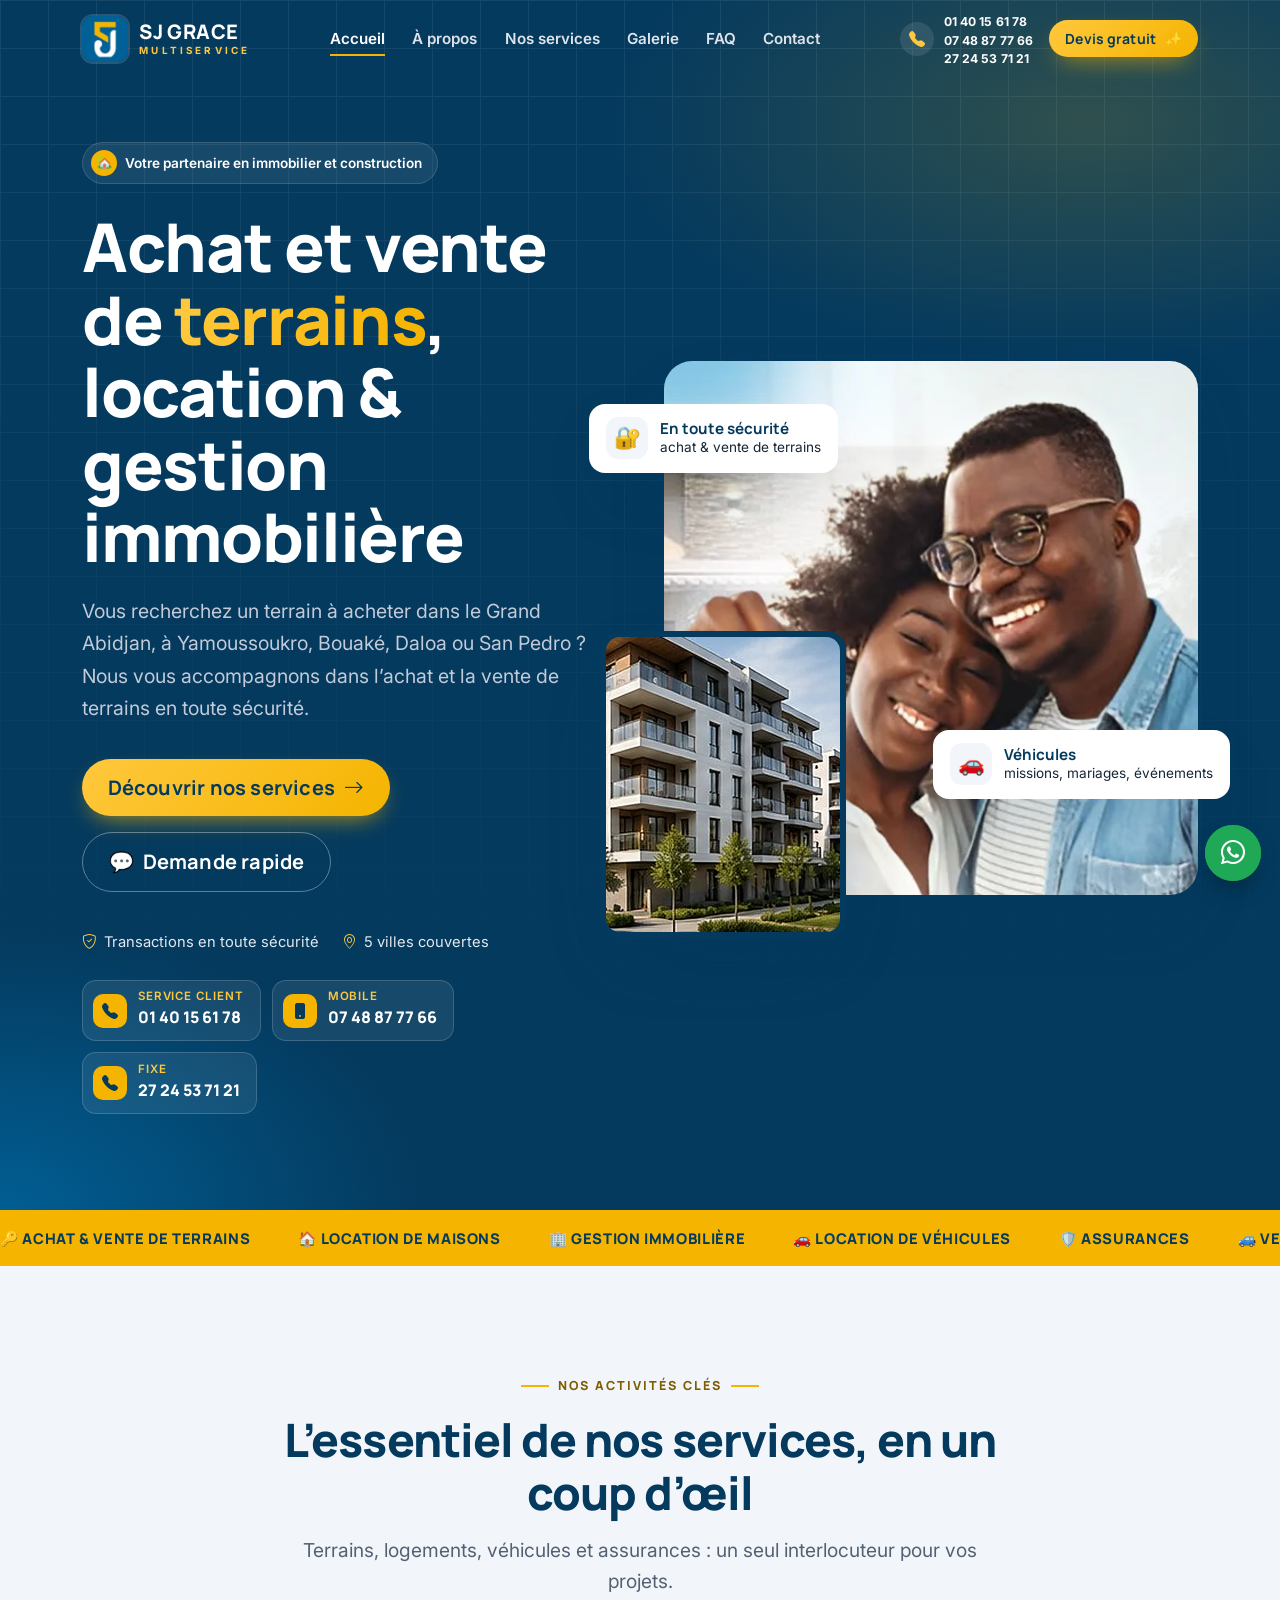
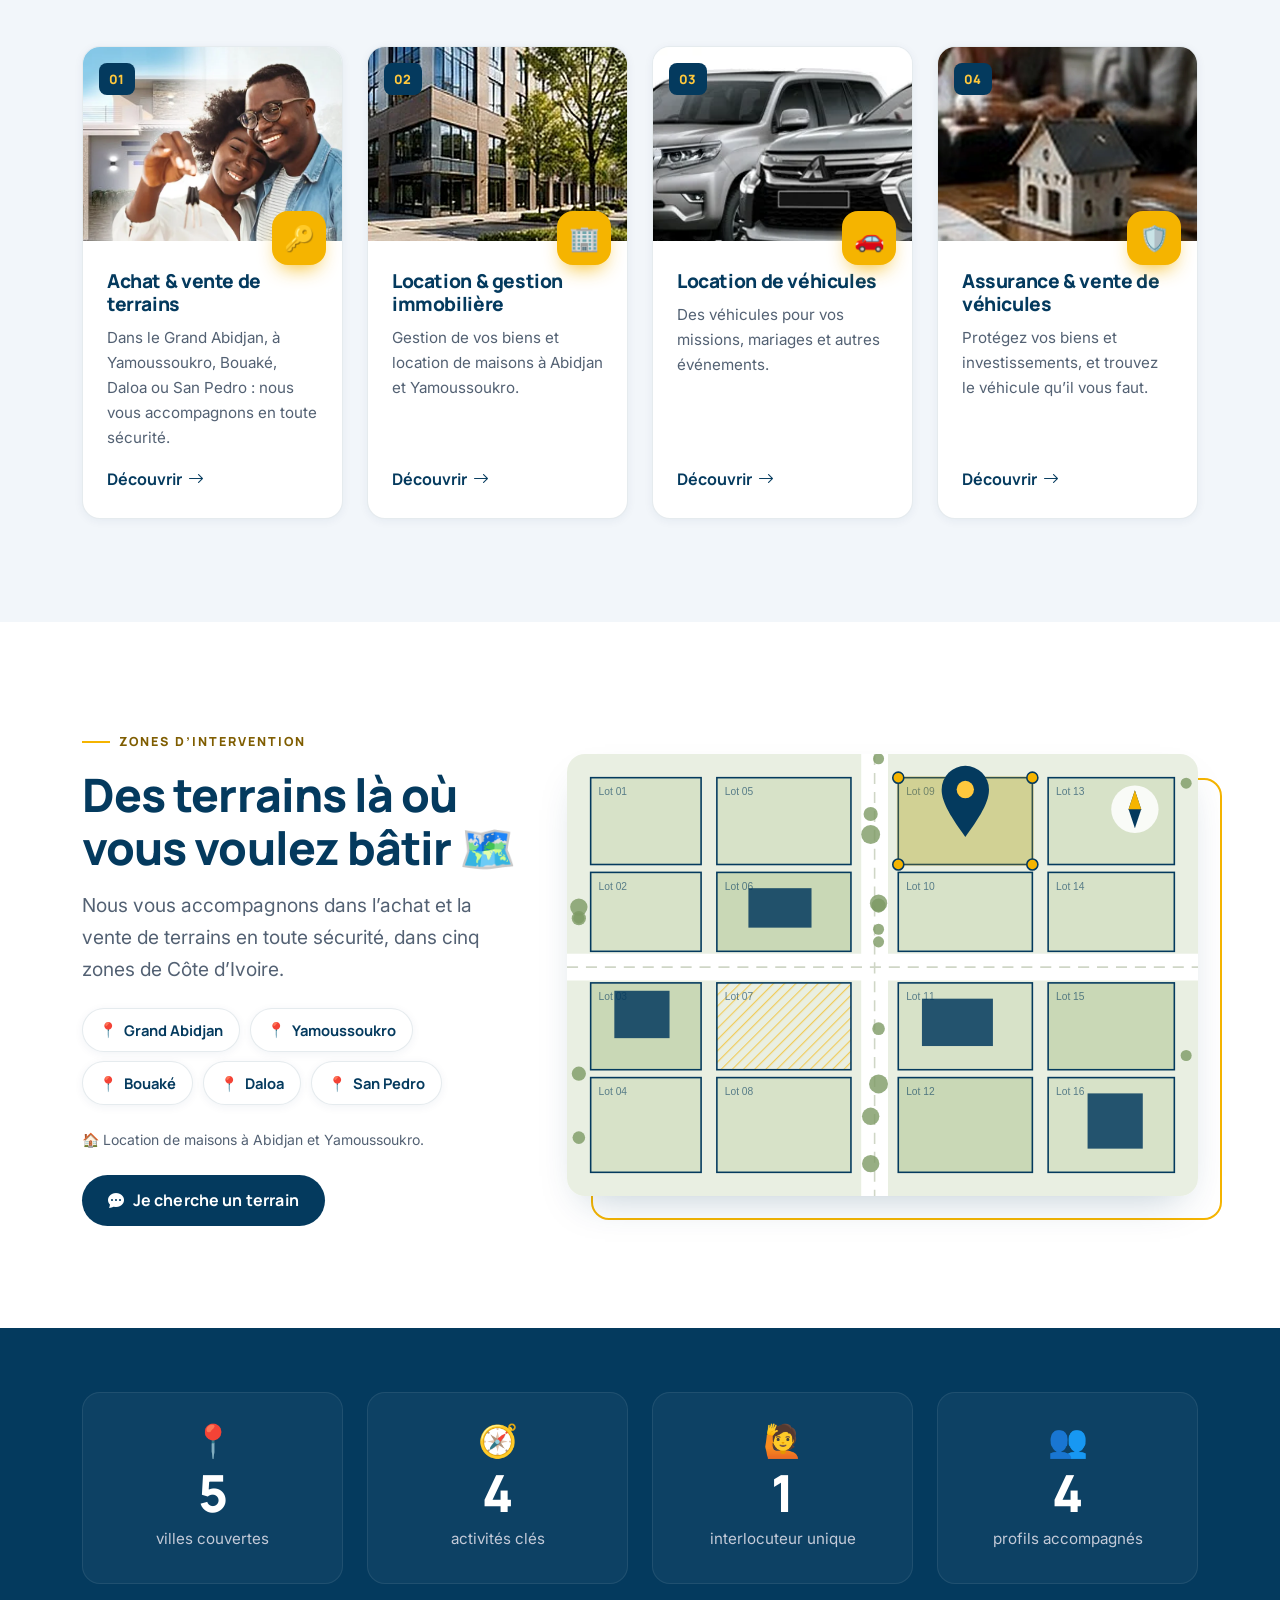
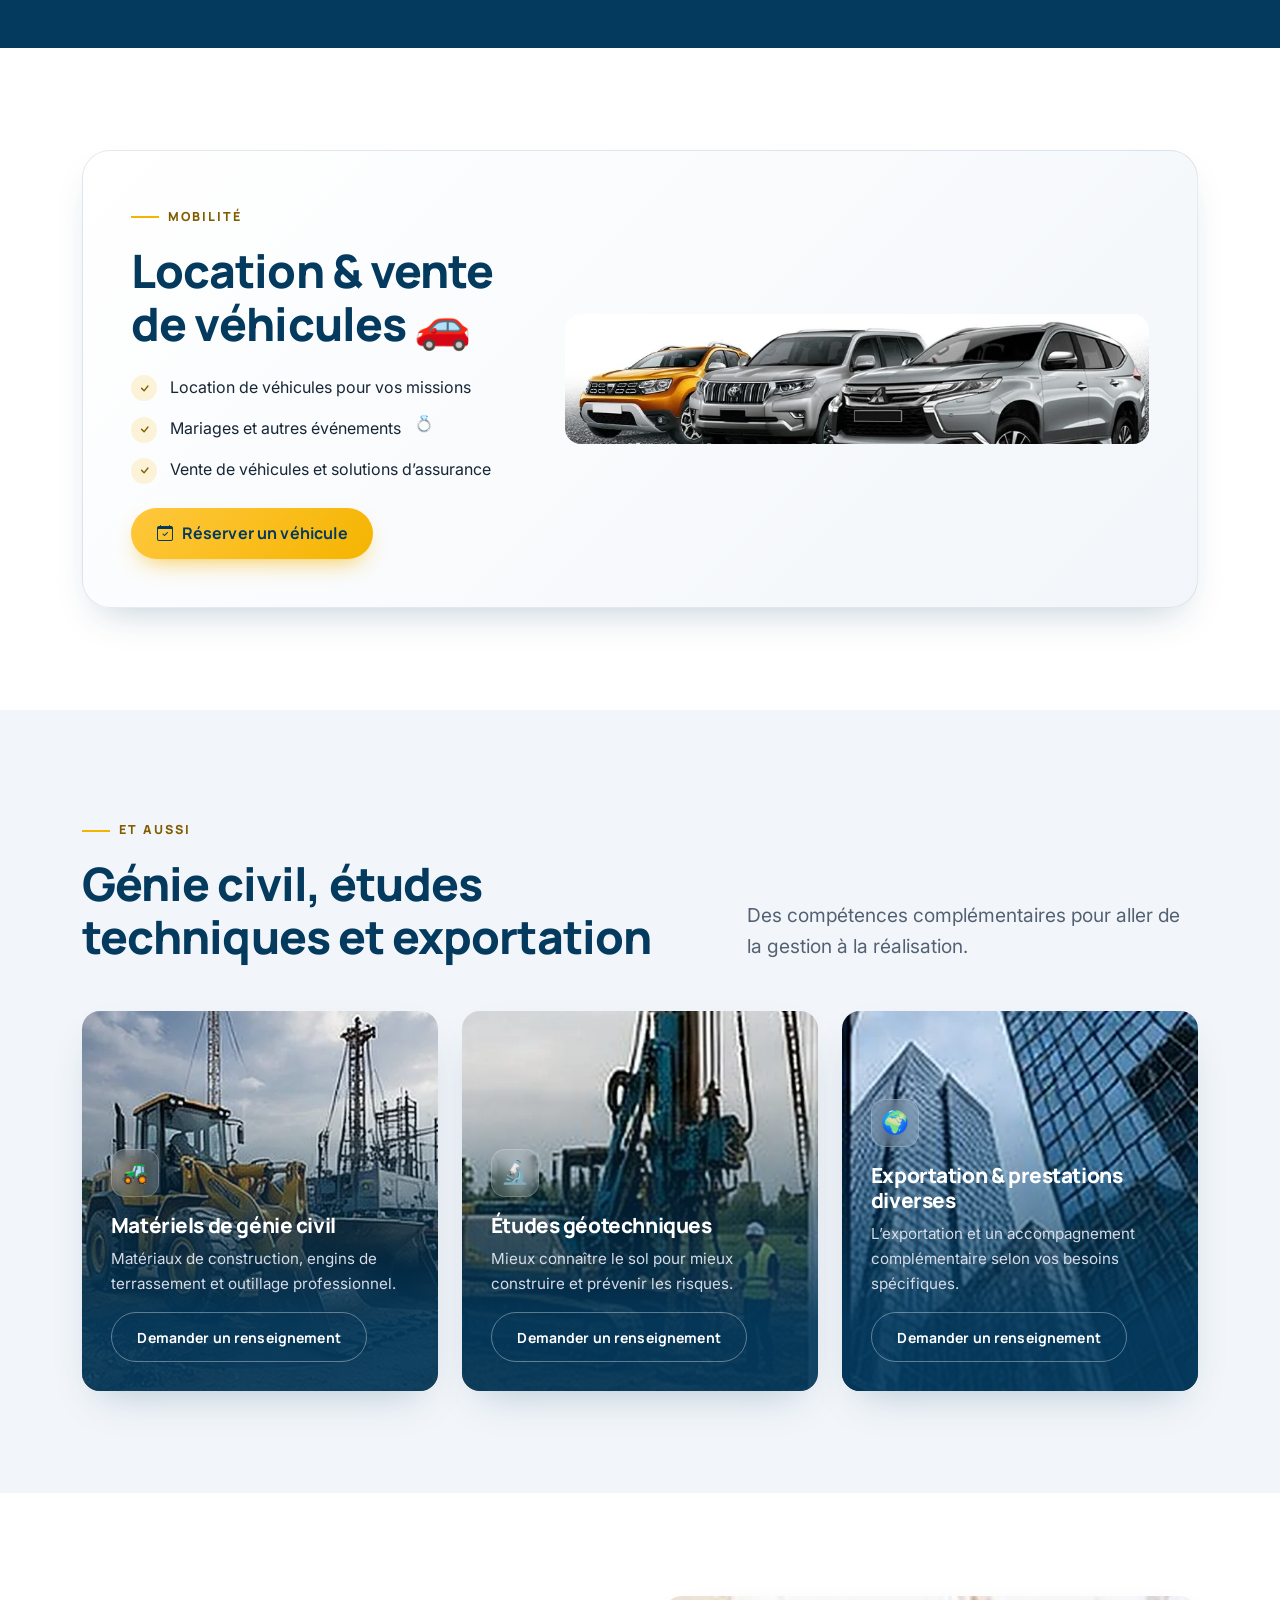
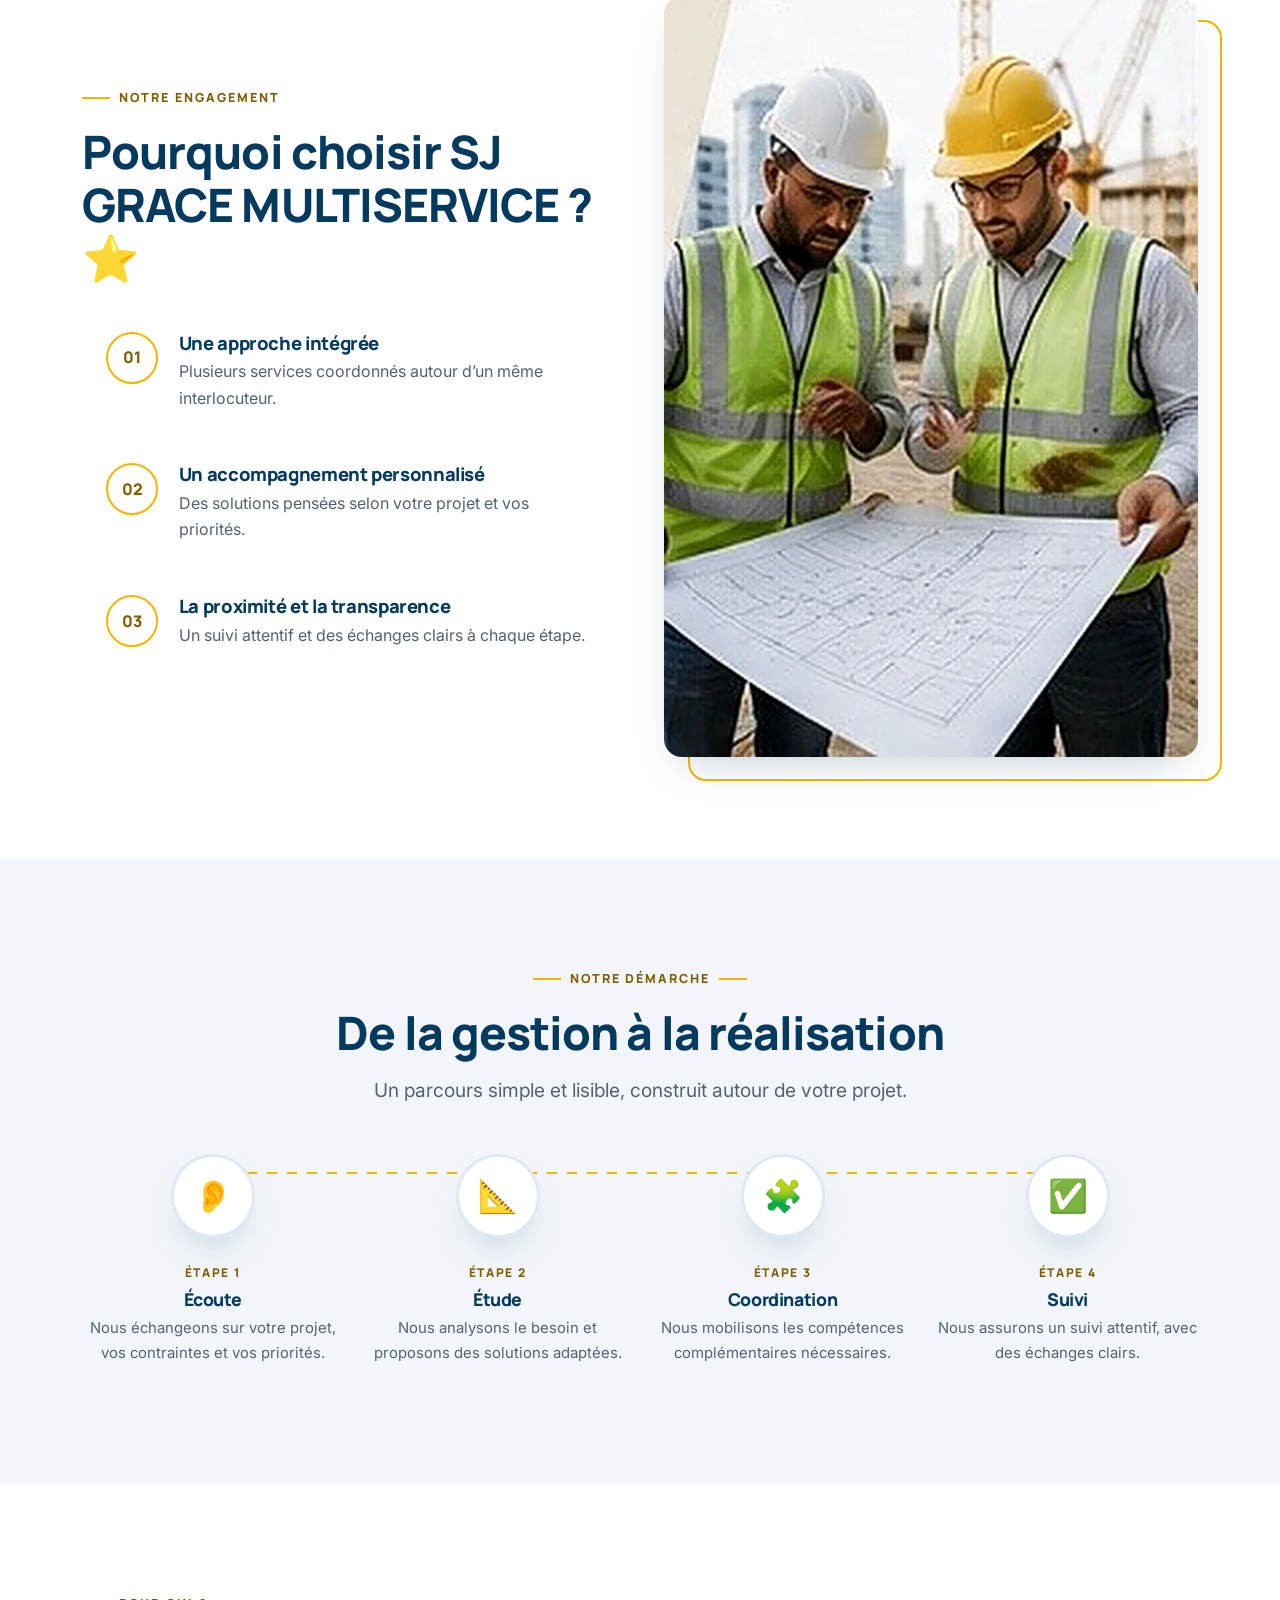
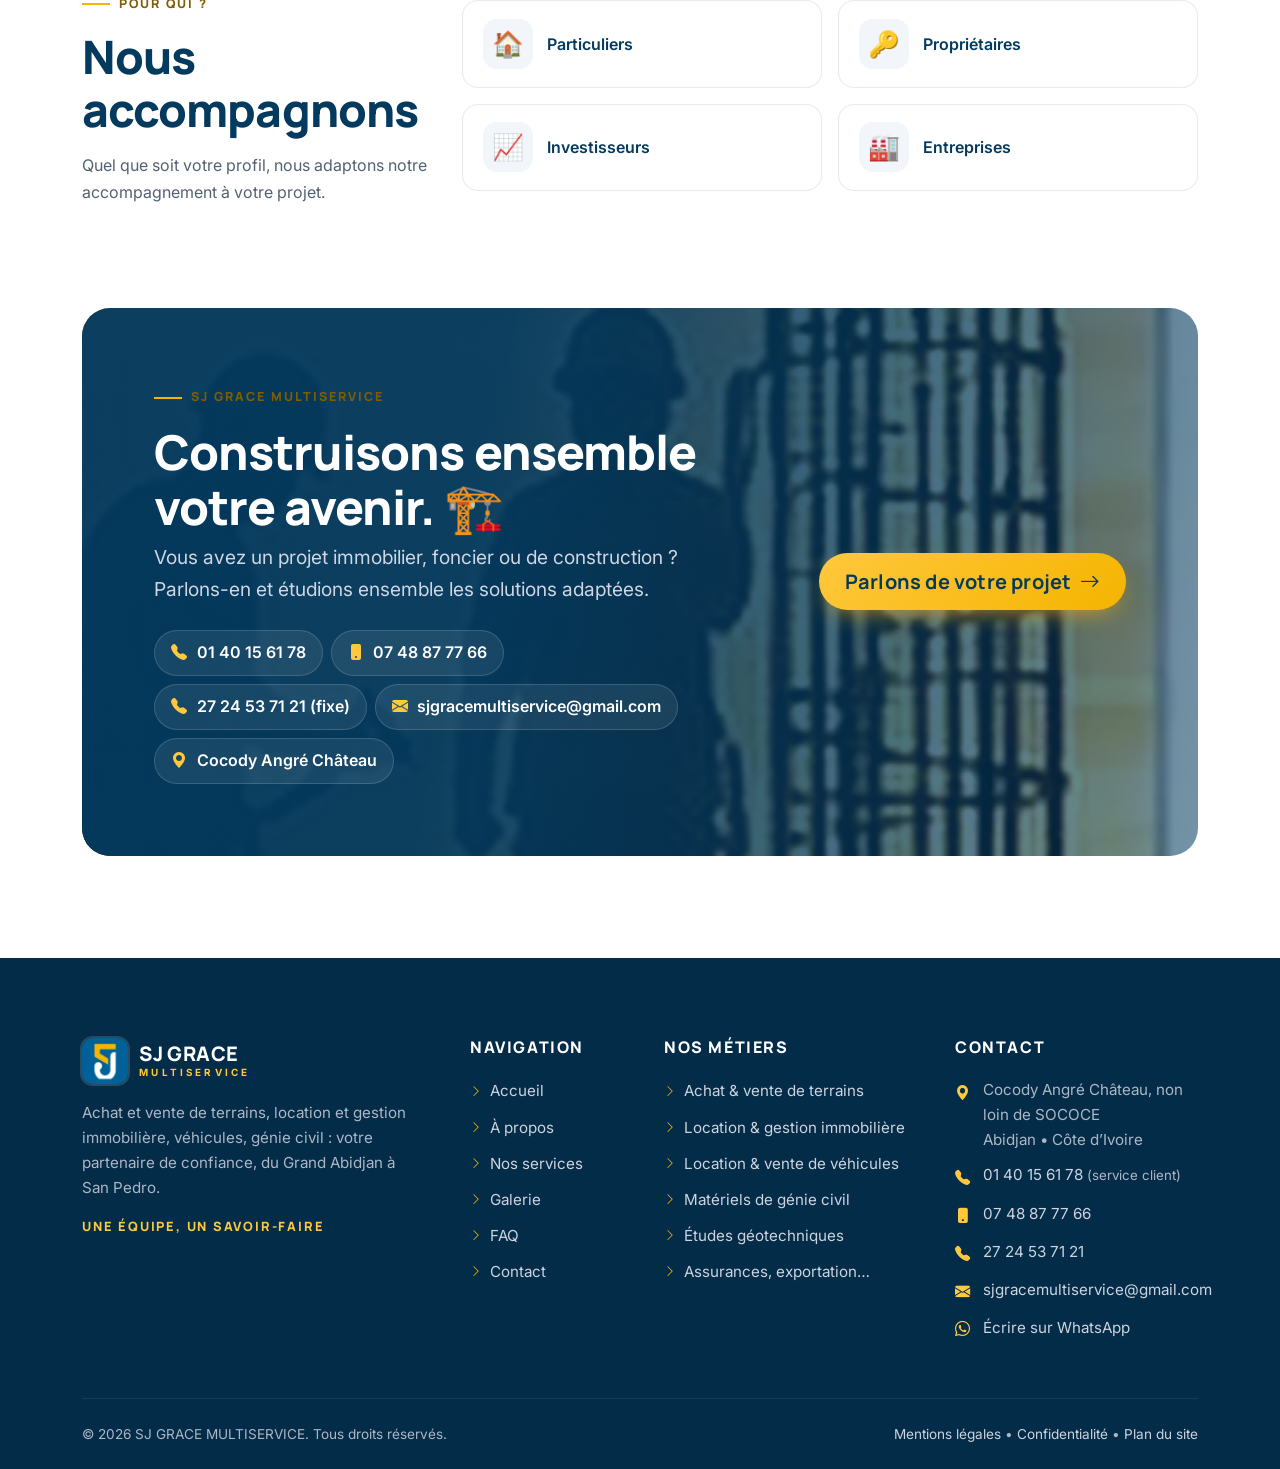
<file: SJGRACE/index.html>
<!DOCTYPE html>
<html lang="fr">
<head>
<meta charset="utf-8">
<meta name="viewport" content="width=device-width, initial-scale=1">
<title>SJ GRACE MULTISERVICE | Achat et vente de terrains, location et gestion immobilière</title>
<meta name="description" content="SJ GRACE MULTISERVICE : achat et vente de terrains en toute sécurité (Grand Abidjan, Yamoussoukro, Bouaké, Daloa, San Pedro), location et gestion immobilière, location et vente de véhicules, assurances.">
<meta name="robots" content="index, follow">
<meta name="theme-color" content="#0f1f3d">
<meta name="referrer" content="strict-origin-when-cross-origin">
<link rel="canonical" href="https://www.votre-domaine.ci/">
<meta property="og:type" content="website">
<meta property="og:locale" content="fr_FR">
<meta property="og:site_name" content="SJ GRACE MULTISERVICE">
<meta property="og:title" content="SJ GRACE MULTISERVICE | Achat et vente de terrains, location et gestion immobilière">
<meta property="og:description" content="SJ GRACE MULTISERVICE : achat et vente de terrains en toute sécurité (Grand Abidjan, Yamoussoukro, Bouaké, Daloa, San Pedro), location et gestion immobilière, location et vente de véhicules, assurances.">
<meta property="og:url" content="https://www.votre-domaine.ci/">
<meta property="og:image" content="https://www.votre-domaine.ci/assets/images/og-sjgrace.jpg">
<meta name="twitter:card" content="summary_large_image">
<link rel="icon" href="assets/icons/favicon-32.png" sizes="32x32" type="image/png">
<link rel="apple-touch-icon" href="assets/icons/apple-touch-icon.png">
<link rel="preconnect" href="https://fonts.googleapis.com">
<link rel="preconnect" href="https://fonts.gstatic.com" crossorigin>
<link href="https://fonts.googleapis.com/css2?family=Inter:wght@400;500;600;700&amp;family=Manrope:wght@600;700;800&amp;display=swap" rel="stylesheet">
<link rel="stylesheet" href="assets/vendor/bootstrap/bootstrap.min.css">
<link rel="stylesheet" href="assets/vendor/bootstrap-icons/bootstrap-icons.min.css">
<link rel="stylesheet" href="assets/css/style.css">
<link rel="stylesheet" href="assets/css/animations.css">
<link rel="stylesheet" href="assets/css/responsive.css">
<script type="application/ld+json">{"@context": "https://schema.org", "@type": "LocalBusiness", "name": "SJ GRACE MULTISERVICE", "description": "Achat et vente de terrains, location et gestion immobilière, location et vente de véhicules, assurances, matériels de génie civil, études géotechniques, exportation et prestations diverses.", "slogan": "Une équipe, un savoir-faire", "url": "https://www.votre-domaine.ci/", "image": "https://www.votre-domaine.ci/assets/images/og-sjgrace.jpg", "telephone": ["+2250140156178", "+2250748877766", "+2252724537121"], "email": "sjgracemultiservice@gmail.com", "logo": "https://www.votre-domaine.ci/assets/icons/icon-512.png", "employee": {"@type": "Person", "name": "Siméon N'GUESSAN", "jobTitle": "Directeur Général"}, "address": {"@type": "PostalAddress", "streetAddress": "Cocody Angré Château, non loin de SOCOCE", "addressLocality": "Abidjan", "addressCountry": "CI"}, "areaServed": [{"@type": "City", "name": "Abidjan"}, {"@type": "City", "name": "Yamoussoukro"}, {"@type": "City", "name": "Bouaké"}, {"@type": "City", "name": "Daloa"}, {"@type": "City", "name": "San Pedro"}]}</script>
<style>
/* Numéros de téléphone de l’accueil (fixe et mobiles) */
.hero-phones { list-style: none; padding: 0; margin: 1.6rem 0 0; display: flex; flex-wrap: wrap; gap: .7rem; }
.hero-phones a { display: flex; align-items: center; gap: .65rem; padding: .6rem 1rem .6rem .65rem; border-radius: 14px; background: rgba(255, 255, 255, .08); border: 1px solid rgba(255, 255, 255, .16); color: #fff; text-decoration: none; font-family: var(--font-title); font-weight: 800; transition: background .25s, transform .25s var(--ease); }
.hero-phones a:hover, .hero-phones a:focus-visible { background: rgba(255, 255, 255, .16); color: #fff; transform: translateY(-2px); }
.hero-phones i { width: 34px; height: 34px; border-radius: 10px; display: grid; place-items: center; background: var(--gold); color: var(--navy); }
.hero-phones small { display: block; font-family: var(--font-body); font-weight: 600; font-size: .72rem; letter-spacing: .08em; text-transform: uppercase; color: var(--gold-light); line-height: 1.2; }
/* En-tête : les 3 numéros avant « Devis gratuit » */
.header-phones { display: flex; align-items: center; gap: .6rem; }
.header-phones > i { width: 34px; height: 34px; border-radius: 50%; display: grid; place-items: center; background: rgba(255, 255, 255, .1); color: var(--gold-light); flex-shrink: 0; }
.header-phones ul { list-style: none; margin: 0; padding: 0; display: grid; gap: 0; line-height: 1.15; }
.header-phones a { color: #fff; text-decoration: none; font-weight: 700; font-size: .76rem; line-height: 1.15; white-space: nowrap; letter-spacing: .01em; }
.header-phones a:hover, .header-phones a:focus-visible { color: var(--gold-light); }
@media (min-width: 992px) and (max-width: 1199.98px) { .header-phones { display: none; } }
@media (max-width: 991.98px) {
  .header-phones { width: 100%; align-items: flex-start; }
  .header-phones ul { gap: .35rem; }
  .header-phones a { font-size: 1rem; }
}
</style>
</head><body>
<a class="skip-link" href="#contenu">Aller au contenu</a>
<header class="site-header is-transparent">
  <nav class="navbar navbar-expand-lg" aria-label="Navigation principale">
    <div class="container">
      <a class="brand" href="index.html" aria-label="SJ GRACE MULTISERVICE — accueil">
        <picture><source srcset="assets/icons/logo-sj.webp" type="image/webp"><img src="assets/icons/logo-sj.png" alt="" width="46" height="46"></picture>
        <span class="brand-text"><span class="brand-name">SJ GRACE</span><span class="brand-sub">MULTISERVICE</span></span>
      </a>
      <button class="navbar-toggler" type="button" data-bs-toggle="collapse" data-bs-target="#menuPrincipal" aria-controls="menuPrincipal" aria-expanded="false" aria-label="Ouvrir le menu"><i class="bi bi-list" aria-hidden="true"></i></button>
      <div class="collapse navbar-collapse" id="menuPrincipal">
        <ul class="navbar-nav mx-auto"><li class="nav-item"><a class="nav-link active" href="index.html" aria-current="page">Accueil</a></li><li class="nav-item"><a class="nav-link" href="pages/a-propos.html">À propos</a></li><li class="nav-item"><a class="nav-link" href="pages/services.html">Nos services</a></li><li class="nav-item"><a class="nav-link" href="pages/galerie.html">Galerie</a></li><li class="nav-item"><a class="nav-link" href="pages/faq.html">FAQ</a></li><li class="nav-item"><a class="nav-link" href="pages/contact.html">Contact</a></li></ul>
        <div class="d-flex flex-wrap align-items-center gap-3 mt-3 mt-lg-0">
          <div class="header-phones" role="group" aria-label="Nos numéros de téléphone">
            <i class="bi bi-telephone-fill" aria-hidden="true"></i>
            <ul>
              <li><a href="tel:+2250140156178" aria-label="Service client : 01 40 15 61 78">01&nbsp;40&nbsp;15&nbsp;61&nbsp;78</a></li>
              <li><a href="tel:+2250748877766" aria-label="Mobile : 07 48 87 77 66">07&nbsp;48&nbsp;87&nbsp;77&nbsp;66</a></li>
              <li><a href="tel:+2252724537121" aria-label="Fixe : 27 24 53 71 21">27&nbsp;24&nbsp;53&nbsp;71&nbsp;21</a></li>
            </ul>
          </div>
          <a class="btn btn-gold btn-sm px-3 py-2" href="pages/contact.html">Devis gratuit <span class="emoji" aria-hidden="true">✨</span></a>
        </div>
      </div>
    </div>
  </nav>
</header>
<main id="contenu">
<section class="hero" aria-labelledby="hero-titre">
  <div class="container">
    <div class="row align-items-center g-5">
      <div class="col-lg-6" data-reveal="left">
        <span class="hero-badge"><span class="dot emoji" aria-hidden="true">🏡</span>Votre partenaire en immobilier et construction</span>
        <h1 id="hero-titre">Achat et vente de <span class="accent">terrains</span>, location &amp; gestion immobilière</h1>
        <p class="hero-lead">Vous recherchez un terrain à acheter dans le Grand Abidjan, à Yamoussoukro, Bouaké, Daloa ou San Pedro&nbsp;? Nous vous accompagnons dans l’achat et la vente de terrains en toute sécurité.</p>
        <div class="d-flex flex-wrap gap-3">
          <a class="btn btn-gold btn-lg" href="pages/services.html">Découvrir nos services <i class="bi bi-arrow-right" aria-hidden="true"></i></a>
          <button class="btn btn-outline-light-2 btn-lg" type="button" data-bs-toggle="modal" data-bs-target="#modalDevis"><span class="emoji" aria-hidden="true">💬</span> Demande rapide</button>
        </div>
        <ul class="hero-points">
          <li><i class="bi bi-shield-check" aria-hidden="true"></i>Transactions en toute sécurité</li>
          <li><i class="bi bi-geo-alt" aria-hidden="true"></i>5 villes couvertes</li>
        </ul>
        <ul class="hero-phones">
          <li><a href="tel:+2250140156178"><i class="bi bi-telephone-fill" aria-hidden="true"></i><span><small>Service&nbsp;client</small>01&nbsp;40&nbsp;15&nbsp;61&nbsp;78</span></a></li>
          <li><a href="tel:+2250748877766"><i class="bi bi-phone-fill" aria-hidden="true"></i><span><small>Mobile</small>07&nbsp;48&nbsp;87&nbsp;77&nbsp;66</span></a></li>
          <li><a href="tel:+2252724537121"><i class="bi bi-telephone-fill" aria-hidden="true"></i><span><small>Fixe</small>27&nbsp;24&nbsp;53&nbsp;71&nbsp;21</span></a></li>
        </ul>
      </div>
      <div class="col-lg-6" data-reveal="right">
        <div class="hero-visual">
          <div class="main-img"><picture><source srcset="assets/images/photos/couple-cles.webp" type="image/webp"><img src="assets/images/photos/couple-cles.jpg" alt="Couple souriant tenant les clés de leur nouvelle maison" width="825" height="495" class="obj-right" fetchpriority="high"></picture></div>
          <div class="sub-img d-none d-sm-block"><picture><source srcset="assets/images/photos/hero-residence.webp" type="image/webp"><img src="assets/images/photos/hero-residence.jpg" alt="Résidence moderne avec balcons et espaces verts" width="410" height="650" class="" fetchpriority="high"></picture></div>
          <div class="float-card fc-1"><span class="ico emoji" aria-hidden="true">🔐</span><span><strong>En toute sécurité</strong>achat &amp; vente de terrains</span></div>
          <div class="float-card fc-2"><span class="ico emoji" aria-hidden="true">🚗</span><span><strong>Véhicules</strong>missions, mariages, événements</span></div>
        </div>
      </div>
    </div>
  </div>
</section>

<div class="marquee" aria-hidden="true"><div class="marquee-track">
  <span>🔑 Achat &amp; vente de terrains</span><span>🏠 Location de maisons</span><span>🏢 Gestion immobilière</span><span>🚗 Location de véhicules</span><span>🛡️ Assurances</span><span>🚙 Vente de véhicules</span><span>🚜 Génie civil</span><span>🔬 Géotechnique</span><span>🌍 Exportation</span><span>🔑 Achat &amp; vente de terrains</span><span>🏠 Location de maisons</span><span>🏢 Gestion immobilière</span><span>🚗 Location de véhicules</span><span>🛡️ Assurances</span><span>🚙 Vente de véhicules</span><span>🚜 Génie civil</span><span>🔬 Géotechnique</span><span>🌍 Exportation</span>
</div></div>

<section class="section bg-cream" aria-labelledby="metiers-titre">
  <div class="container">
    <div class="section-head text-center" data-reveal>
      <span class="eyebrow">Nos activités clés</span>
      <h2 class="section-title" id="metiers-titre">L’essentiel de nos services, en un coup d’œil</h2>
      <p class="lead-lg">Terrains, logements, véhicules et assurances : un seul interlocuteur pour vos projets.</p>
    </div>
    <div class="row g-4">
      <div class="col-sm-6 col-lg-3" data-reveal style="--delay:0.00s">
        <article class="service-card">
          <div class="media"><div class="clip"><picture><source srcset="assets/images/photos/couple-cles.webp" type="image/webp"><img src="assets/images/photos/couple-cles.jpg" alt="Couple souriant tenant les clés de sa maison" width="825" height="495" class="" loading="lazy" decoding="async"></picture></div><span class="num">01</span><span class="icon-badge emoji" aria-hidden="true">🔑</span></div>
          <div class="body"><h3>Achat &amp; vente de terrains</h3><p>Dans le Grand Abidjan, à Yamoussoukro, Bouaké, Daloa ou San Pedro : nous vous accompagnons en toute sécurité.</p><a class="link-arrow" href="pages/services.html#foncier">Découvrir <i class="bi bi-arrow-right" aria-hidden="true"></i><span class="visually-hidden"> : Achat &amp; vente de terrains</span></a></div>
        </article>
      </div>
      <div class="col-sm-6 col-lg-3" data-reveal style="--delay:0.08s">
        <article class="service-card">
          <div class="media"><div class="clip"><picture><source srcset="assets/images/photos/gestion-immeuble.webp" type="image/webp"><img src="assets/images/photos/gestion-immeuble.jpg" alt="Immeuble moderne entouré de verdure" width="394" height="640" class="" loading="lazy" decoding="async"></picture></div><span class="num">02</span><span class="icon-badge emoji" aria-hidden="true">🏢</span></div>
          <div class="body"><h3>Location &amp; gestion immobilière</h3><p>Gestion de vos biens et location de maisons à Abidjan et Yamoussoukro.</p><a class="link-arrow" href="pages/services.html#immobilier">Découvrir <i class="bi bi-arrow-right" aria-hidden="true"></i><span class="visually-hidden"> : Location &amp; gestion immobilière</span></a></div>
        </article>
      </div>
      <div class="col-sm-6 col-lg-3" data-reveal style="--delay:0.16s">
        <article class="service-card">
          <div class="media"><div class="clip"><picture><source srcset="assets/images/photos/vehicules-suv.webp" type="image/webp"><img src="assets/images/photos/vehicules-suv.jpg" alt="Trois SUV de location alignés" width="827" height="185" class="" loading="lazy" decoding="async"></picture></div><span class="num">03</span><span class="icon-badge emoji" aria-hidden="true">🚗</span></div>
          <div class="body"><h3>Location de véhicules</h3><p>Des véhicules pour vos missions, mariages et autres événements.</p><a class="link-arrow" href="pages/services.html#vehicules">Découvrir <i class="bi bi-arrow-right" aria-hidden="true"></i><span class="visually-hidden"> : Location de véhicules</span></a></div>
        </article>
      </div>
      <div class="col-sm-6 col-lg-3" data-reveal style="--delay:0.24s">
        <article class="service-card">
          <div class="media"><div class="clip"><picture><source srcset="assets/images/photos/assurance-maison.webp" type="image/webp"><img src="assets/images/photos/assurance-maison.jpg" alt="Maquette de maison posée sur un contrat" width="808" height="800" class="" loading="lazy" decoding="async"></picture></div><span class="num">04</span><span class="icon-badge emoji" aria-hidden="true">🛡️</span></div>
          <div class="body"><h3>Assurance &amp; vente de véhicules</h3><p>Protégez vos biens et investissements, et trouvez le véhicule qu’il vous faut.</p><a class="link-arrow" href="pages/services.html#vehicules">Découvrir <i class="bi bi-arrow-right" aria-hidden="true"></i><span class="visually-hidden"> : Assurance &amp; vente de véhicules</span></a></div>
        </article>
      </div>
    </div>
  </div>
</section>

<section class="section" aria-labelledby="zones-titre">
  <div class="container">
    <div class="row align-items-center g-5">
      <div class="col-lg-5" data-reveal="left">
        <span class="eyebrow">Zones d’intervention</span>
        <h2 class="section-title" id="zones-titre">Des terrains là où vous voulez bâtir <span class="emoji" aria-hidden="true">🗺️</span></h2>
        <p class="lead-lg">Nous vous accompagnons dans l’achat et la vente de terrains en toute sécurité, dans cinq zones de Côte d’Ivoire.</p>
        <ul class="city-list"><li class="city-chip" data-reveal style="--delay:0.00s"><span class="emoji" aria-hidden="true">📍</span>Grand Abidjan</li><li class="city-chip" data-reveal style="--delay:0.07s"><span class="emoji" aria-hidden="true">📍</span>Yamoussoukro</li><li class="city-chip" data-reveal style="--delay:0.14s"><span class="emoji" aria-hidden="true">📍</span>Bouaké</li><li class="city-chip" data-reveal style="--delay:0.21s"><span class="emoji" aria-hidden="true">📍</span>Daloa</li><li class="city-chip" data-reveal style="--delay:0.28s"><span class="emoji" aria-hidden="true">📍</span>San Pedro</li></ul>
        <p class="text-muted-2 small mb-4"><span class="emoji" aria-hidden="true">🏠</span> Location de maisons à Abidjan et Yamoussoukro.</p>
        <button class="btn btn-navy" type="button" data-bs-toggle="modal" data-bs-target="#modalDevis" data-service="Achat ou vente de terrain"><i class="bi bi-chat-dots-fill" aria-hidden="true"></i>Je cherche un terrain</button>
      </div>
      <div class="col-lg-7" data-reveal="right">
        <div class="img-frame-deco"><div class="img-frame"><img src="assets/images/illustrations/illus-plan-parcellaire.svg" alt="Illustration d’un plan parcellaire avec un lot sélectionné" width="800" height="560" class="" loading="lazy" decoding="async"></div></div>
      </div>
    </div>
  </div>
</section>

<section class="section-sm bg-navy" aria-labelledby="chiffres-titre">
  <div class="container">
    <h2 class="visually-hidden" id="chiffres-titre">SJ GRACE en quelques repères</h2>
    <div class="row g-3 g-lg-4">
      <div class="col-6 col-lg-3" data-reveal><div class="stat"><span class="emoji" aria-hidden="true">📍</span><div class="value" data-count="5">5</div><div class="label">villes couvertes</div></div></div>
      <div class="col-6 col-lg-3" data-reveal style="--delay:.08s"><div class="stat"><span class="emoji" aria-hidden="true">🧭</span><div class="value" data-count="4">4</div><div class="label">activités clés</div></div></div>
      <div class="col-6 col-lg-3" data-reveal style="--delay:.16s"><div class="stat"><span class="emoji" aria-hidden="true">🙋</span><div class="value" data-count="1">1</div><div class="label">interlocuteur unique</div></div></div>
      <div class="col-6 col-lg-3" data-reveal style="--delay:.24s"><div class="stat"><span class="emoji" aria-hidden="true">👥</span><div class="value" data-count="4">4</div><div class="label">profils accompagnés</div></div></div>
    </div>
  </div>
</section>

<section class="section" aria-labelledby="mobilite-titre">
  <div class="container">
    <div class="mobility-band" data-reveal="zoom">
      <div class="row align-items-center g-4">
        <div class="col-lg-5">
          <span class="eyebrow">Mobilité</span>
          <h2 class="section-title" id="mobilite-titre">Location &amp; vente de véhicules <span class="emoji" aria-hidden="true">🚗</span></h2>
          <ul class="check-list">
            <li>Location de véhicules pour vos missions</li>
            <li>Mariages et autres événements <span class="emoji" aria-hidden="true">💍</span></li>
            <li>Vente de véhicules et solutions d’assurance</li>
          </ul>
          <button class="btn btn-gold" type="button" data-bs-toggle="modal" data-bs-target="#modalDevis" data-service="Location de véhicule"><i class="bi bi-calendar-check" aria-hidden="true"></i>Réserver un véhicule</button>
        </div>
        <div class="col-lg-7"><picture><source srcset="assets/images/photos/vehicules-suv.webp" type="image/webp"><img src="assets/images/photos/vehicules-suv.jpg" alt="Trois SUV : un Dacia orange, un Toyota et un Mitsubishi gris" width="827" height="185" class="w-100" loading="lazy" decoding="async"></picture></div>
      </div>
    </div>
  </div>
</section>

<section class="section bg-cream" aria-labelledby="compl-titre">
  <div class="container">
    <div class="row align-items-end g-4 mb-5">
      <div class="col-lg-7" data-reveal>
        <span class="eyebrow">Et aussi</span>
        <h2 class="section-title mb-0" id="compl-titre">Génie civil, études techniques et exportation</h2>
      </div>
      <div class="col-lg-5" data-reveal><p class="lead-lg mb-0">Des compétences complémentaires pour aller de la gestion à la réalisation.</p></div>
    </div>
    <div class="row g-4">
      <div class="col-md-4" data-reveal style="--delay:0.0s">
        <article class="feature-card">
          <picture><source srcset="assets/images/photos/engin-chantier.webp" type="image/webp"><img src="assets/images/photos/engin-chantier.jpg" alt="Chargeuse sur un chantier" width="458" height="608" class="" loading="lazy" decoding="async"></picture>
          <div class="content"><span class="emoji-pill" aria-hidden="true">🚜</span><h3>Matériels de génie civil</h3><p>Matériaux de construction, engins de terrassement et outillage professionnel.</p>
          <button class="btn btn-sm btn-outline-light-2 mt-3" type="button" data-bs-toggle="modal" data-bs-target="#modalDevis" data-service="Matériels de génie civil">Demander un renseignement</button></div>
        </article>
      </div>
      <div class="col-md-4" data-reveal style="--delay:0.1s">
        <article class="feature-card">
          <picture><source srcset="assets/images/photos/forage-geotechnique.webp" type="image/webp"><img src="assets/images/photos/forage-geotechnique.jpg" alt="Foreuse géotechnique et techniciens" width="447" height="798" class="" loading="lazy" decoding="async"></picture>
          <div class="content"><span class="emoji-pill" aria-hidden="true">🔬</span><h3>Études géotechniques</h3><p>Mieux connaître le sol pour mieux construire et prévenir les risques.</p>
          <button class="btn btn-sm btn-outline-light-2 mt-3" type="button" data-bs-toggle="modal" data-bs-target="#modalDevis" data-service="Études géotechniques">Demander un renseignement</button></div>
        </article>
      </div>
      <div class="col-md-4" data-reveal style="--delay:0.2s">
        <article class="feature-card">
          <picture><source srcset="assets/images/photos/tours-verre.webp" type="image/webp"><img src="assets/images/photos/tours-verre.jpg" alt="Tours de bureaux vitrées" width="390" height="840" class="" loading="lazy" decoding="async"></picture>
          <div class="content"><span class="emoji-pill" aria-hidden="true">🌍</span><h3>Exportation &amp; prestations diverses</h3><p>L’exportation et un accompagnement complémentaire selon vos besoins spécifiques.</p>
          <button class="btn btn-sm btn-outline-light-2 mt-3" type="button" data-bs-toggle="modal" data-bs-target="#modalDevis" data-service="Exportation">Demander un renseignement</button></div>
        </article>
      </div>
    </div>
  </div>
</section>

<section class="section" aria-labelledby="pourquoi-titre">
  <div class="container">
    <div class="row align-items-center g-5">
      <div class="col-lg-6" data-reveal="left">
        <span class="eyebrow">Notre engagement</span>
        <h2 class="section-title" id="pourquoi-titre">Pourquoi choisir SJ GRACE MULTISERVICE&nbsp;? <span class="emoji" aria-hidden="true">⭐</span></h2>
        <div class="mt-4 d-grid gap-1">
          <div class="commit-item"><span class="n">01</span><div><h3>Une approche intégrée</h3><p>Plusieurs services coordonnés autour d’un même interlocuteur.</p></div></div>
          <div class="commit-item"><span class="n">02</span><div><h3>Un accompagnement personnalisé</h3><p>Des solutions pensées selon votre projet et vos priorités.</p></div></div>
          <div class="commit-item"><span class="n">03</span><div><h3>La proximité et la transparence</h3><p>Un suivi attentif et des échanges clairs à chaque étape.</p></div></div>
        </div>
      </div>
      <div class="col-lg-6" data-reveal="right">
        <div class="img-frame-deco"><div class="img-frame"><picture><source srcset="assets/images/photos/equipe-plans.webp" type="image/webp"><img src="assets/images/photos/equipe-plans.jpg" alt="Deux ingénieurs étudiant un plan sur un chantier" width="600" height="855" class="" loading="lazy" decoding="async"></picture></div></div>
      </div>
    </div>
  </div>
</section>

<section class="section bg-cream" aria-labelledby="demarche-titre">
  <div class="container">
    <div class="section-head text-center" data-reveal>
      <span class="eyebrow">Notre démarche</span>
      <h2 class="section-title" id="demarche-titre">De la gestion à la réalisation</h2>
      <p class="lead-lg">Un parcours simple et lisible, construit autour de votre projet.</p>
    </div>
    <div class="row g-4 steps-line">
      <div class="col-6 col-lg-3 step" data-reveal><div class="bubble emoji" aria-hidden="true">👂</div><span class="tag">ÉTAPE 1</span><h3>Écoute</h3><p>Nous échangeons sur votre projet, vos contraintes et vos priorités.</p></div>
      <div class="col-6 col-lg-3 step" data-reveal style="--delay:.1s"><div class="bubble emoji" aria-hidden="true">📐</div><span class="tag">ÉTAPE 2</span><h3>Étude</h3><p>Nous analysons le besoin et proposons des solutions adaptées.</p></div>
      <div class="col-6 col-lg-3 step" data-reveal style="--delay:.2s"><div class="bubble emoji" aria-hidden="true">🧩</div><span class="tag">ÉTAPE 3</span><h3>Coordination</h3><p>Nous mobilisons les compétences complémentaires nécessaires.</p></div>
      <div class="col-6 col-lg-3 step" data-reveal style="--delay:.3s"><div class="bubble emoji" aria-hidden="true">✅</div><span class="tag">ÉTAPE 4</span><h3>Suivi</h3><p>Nous assurons un suivi attentif, avec des échanges clairs.</p></div>
    </div>
  </div>
</section>

<section class="section" aria-labelledby="clients-titre">
  <div class="container">
    <div class="row g-4 align-items-center">
      <div class="col-lg-4" data-reveal>
        <span class="eyebrow">Pour qui ?</span>
        <h2 class="section-title" id="clients-titre">Nous accompagnons</h2>
        <p class="text-muted-2 mb-0">Quel que soit votre profil, nous adaptons notre accompagnement à votre projet.</p>
      </div>
      <div class="col-lg-8">
        <div class="row g-3">
          <div class="col-sm-6" data-reveal><div class="client-chip"><span class="emoji" aria-hidden="true">🏠</span>Particuliers</div></div>
          <div class="col-sm-6" data-reveal style="--delay:.08s"><div class="client-chip"><span class="emoji" aria-hidden="true">🔑</span>Propriétaires</div></div>
          <div class="col-sm-6" data-reveal style="--delay:.16s"><div class="client-chip"><span class="emoji" aria-hidden="true">📈</span>Investisseurs</div></div>
          <div class="col-sm-6" data-reveal style="--delay:.24s"><div class="client-chip"><span class="emoji" aria-hidden="true">🏭</span>Entreprises</div></div>
        </div>
      </div>
    </div>
  </div>
</section>

<section class="section pt-0" aria-labelledby="cta-titre">
  <div class="container">
    <div class="cta-band" data-reveal="zoom">
      <picture><source srcset="assets/images/photos/chantier-coucher.webp" type="image/webp"><img src="assets/images/photos/chantier-coucher.jpg" alt="" width="396" height="753" class="" loading="lazy" decoding="async"></picture>
      <div class="row align-items-center g-4">
        <div class="col-lg-7">
          <span class="eyebrow">SJ GRACE MULTISERVICE</span>
          <h2 id="cta-titre">Construisons ensemble votre avenir. <span class="emoji" aria-hidden="true">🏗️</span></h2>
          <p class="lead-lg mb-4">Vous avez un projet immobilier, foncier ou de construction ? Parlons-en et étudions ensemble les solutions adaptées.</p>
          <div class="d-flex flex-wrap gap-2">
            <a class="contact-pill" href="tel:+2250140156178"><i class="bi bi-telephone-fill" aria-hidden="true"></i>01&nbsp;40&nbsp;15&nbsp;61&nbsp;78</a>
            <a class="contact-pill" href="tel:+2250748877766"><i class="bi bi-phone-fill" aria-hidden="true"></i>07&nbsp;48&nbsp;87&nbsp;77&nbsp;66</a><a class="contact-pill" href="tel:+2252724537121"><i class="bi bi-telephone-fill" aria-hidden="true"></i>27&nbsp;24&nbsp;53&nbsp;71&nbsp;21&nbsp;(fixe)</a>
            <a class="contact-pill" href="mailto:sjgracemultiservice@gmail.com"><i class="bi bi-envelope-fill" aria-hidden="true"></i>sjgracemultiservice@gmail.com</a>
            <a class="contact-pill" href="https://www.google.com/maps/search/?api=1&amp;query=Cocody+Angr%C3%A9+Ch%C3%A2teau+Abidjan" rel="noopener" target="_blank"><i class="bi bi-geo-alt-fill" aria-hidden="true"></i>Cocody Angré Château</a>
          </div>
        </div>
        <div class="col-lg-5 text-lg-end">
          <a class="btn btn-gold btn-lg" href="pages/contact.html">Parlons de votre projet <i class="bi bi-arrow-right" aria-hidden="true"></i></a>
        </div>
      </div>
    </div>
  </div>
</section>

<div class="modal fade" id="modalDevis" tabindex="-1" aria-labelledby="modalDevisTitre">
  <div class="modal-dialog modal-lg modal-dialog-centered modal-dialog-scrollable">
    <div class="modal-content">
      <div class="modal-header">
        <h2 class="modal-title" id="modalDevisTitre"><span class="emoji" aria-hidden="true">📝</span> Demande rapide</h2>
        <button type="button" class="btn-close" data-bs-dismiss="modal" aria-label="Fermer"></button>
      </div>
      <div class="modal-body">
<form data-form="contact" novalidate aria-describedby="m-note">
  <div class="row g-3">
    <div class="col-md-6 field">
      <label class="form-label" for="m-nom">Nom complet <span class="req" aria-hidden="true">*</span></label>
      <input class="form-control" id="m-nom" name="nom" type="text" autocomplete="name" maxlength="80" required>
      <div class="invalid-feedback"></div>
    </div>
    <div class="col-md-6 field">
      <label class="form-label" for="m-tel">Téléphone <span class="req" aria-hidden="true">*</span></label>
      <input class="form-control" id="m-tel" name="telephone" type="tel" autocomplete="tel" inputmode="tel" maxlength="20" required>
      <div class="invalid-feedback"></div>
    </div>
    <div class="col-md-6 field">
      <label class="form-label" for="m-email">E-mail <span class="text-muted-2 fw-normal">(facultatif)</span></label>
      <input class="form-control" id="m-email" name="email" type="email" autocomplete="email" maxlength="120">
      <div class="invalid-feedback"></div>
    </div>
    <div class="col-md-6 field">
      <label class="form-label" for="m-service">Service concerné <span class="req" aria-hidden="true">*</span></label>
      <select class="form-select" id="m-service" name="service" required><option value="">Choisir…</option><option>Achat ou vente de terrain</option><option>Gestion immobilière</option><option>Location de maison</option><option>Location de véhicule</option><option>Vente de véhicule</option><option>Assurances</option><option>Matériels de génie civil</option><option>Études géotechniques</option><option>Exportation</option><option>Prestations diverses</option></select>
      <div class="invalid-feedback"></div>
    </div>
    <div class="col-12 field">
      <label class="form-label" for="m-msg">Votre projet <span class="req" aria-hidden="true">*</span></label>
      <textarea class="form-control" id="m-msg" name="message" rows="5" maxlength="1000" required placeholder="Décrivez votre besoin : type de bien, localisation, délais…"></textarea>
      <div class="d-flex justify-content-between"><div class="invalid-feedback"></div><span class="char-count ms-auto" aria-hidden="true">0 / 1000</span></div>
    </div>
    <div class="d-none" aria-hidden="true"><label for="m-hp">Ne pas remplir</label><input id="m-hp" name="site_web" type="text" tabindex="-1" autocomplete="off"></div>
    <div class="col-12 field">
      <div class="form-check">
        <input class="form-check-input" type="checkbox" id="m-ok" name="consentement" required>
        <label class="form-check-label" for="m-ok">J’accepte que mes informations soient utilisées pour être recontacté(e). <a href="pages/confidentialite.html">Politique de confidentialité</a></label>
        <div class="invalid-feedback"></div>
      </div>
    </div>
    <div class="col-12 d-flex flex-wrap gap-2 align-items-center">
      <button class="btn btn-navy" type="submit"><i class="bi bi-send-fill" aria-hidden="true"></i>Préparer ma demande</button>
      <button class="btn btn-outline-navy" type="reset">Effacer</button>
    </div>
    <p class="form-note col-12 mb-0" id="m-note"><i class="bi bi-info-circle" aria-hidden="true"></i> Les champs marqués * sont obligatoires. Votre demande est préparée sur cet appareil puis envoyée par vos soins via WhatsApp : aucune donnée n’est stockée par le site.</p>
  </div>
</form>
<div class="form-result" role="status" aria-live="polite">
  <p class="fw-bold mb-1 text-success"><span class="emoji" aria-hidden="true">✅</span> Votre demande est prête.</p>
  <p class="mb-3 small">Dernière étape : envoyez-la à notre équipe sur WhatsApp, ou copiez-la pour l’envoyer autrement.</p>
  <div class="d-flex flex-wrap gap-2">
    <a class="btn btn-whatsapp" data-wa-link href="https://wa.me/2250140156178" target="_blank" rel="noopener"><i class="bi bi-whatsapp" aria-hidden="true"></i>Envoyer sur WhatsApp</a>
    <button class="btn btn-outline-navy" type="button" data-copy-msg><i class="bi bi-clipboard" aria-hidden="true"></i>Copier le message</button>
  </div>
</div></div>
    </div>
  </div>
</div></main>
<footer class="site-footer">
  <div class="container">
    <div class="row g-5">
      <div class="col-lg-4">
        <a class="brand mb-3" href="index.html"><picture><source srcset="assets/icons/logo-sj.webp" type="image/webp"><img src="assets/icons/logo-sj.png" alt="" width="46" height="46"></picture><span class="brand-text"><span class="brand-name">SJ GRACE</span><span class="brand-sub">MULTISERVICE</span></span></a>
        <p class="mt-3">Achat et vente de terrains, location et gestion immobilière, véhicules, génie civil : votre partenaire de confiance, du Grand Abidjan à San Pedro.</p>
        <p class="footer-tagline mb-0">Une équipe, un savoir-faire</p>
      </div>
      <div class="col-6 col-lg-2"><h2>Navigation</h2><ul class="footer-links"><li><a href="index.html"><i class="bi bi-chevron-right" aria-hidden="true"></i>Accueil</a></li><li><a href="pages/a-propos.html"><i class="bi bi-chevron-right" aria-hidden="true"></i>À propos</a></li><li><a href="pages/services.html"><i class="bi bi-chevron-right" aria-hidden="true"></i>Nos services</a></li><li><a href="pages/galerie.html"><i class="bi bi-chevron-right" aria-hidden="true"></i>Galerie</a></li><li><a href="pages/faq.html"><i class="bi bi-chevron-right" aria-hidden="true"></i>FAQ</a></li><li><a href="pages/contact.html"><i class="bi bi-chevron-right" aria-hidden="true"></i>Contact</a></li></ul></div>
      <div class="col-6 col-lg-3"><h2>Nos métiers</h2><ul class="footer-links"><li><a href="pages/services.html#foncier"><i class="bi bi-chevron-right" aria-hidden="true"></i>Achat &amp; vente de terrains</a></li><li><a href="pages/services.html#immobilier"><i class="bi bi-chevron-right" aria-hidden="true"></i>Location &amp; gestion immobilière</a></li><li><a href="pages/services.html#vehicules"><i class="bi bi-chevron-right" aria-hidden="true"></i>Location &amp; vente de véhicules</a></li><li><a href="pages/services.html#genie-civil"><i class="bi bi-chevron-right" aria-hidden="true"></i>Matériels de génie civil</a></li><li><a href="pages/services.html#geotechnique"><i class="bi bi-chevron-right" aria-hidden="true"></i>Études géotechniques</a></li><li><a href="pages/services.html#complementaires"><i class="bi bi-chevron-right" aria-hidden="true"></i>Assurances, exportation…</a></li></ul></div>
      <div class="col-lg-3">
        <h2>Contact</h2>
        <ul class="footer-links footer-contact">
          <li><i class="bi bi-geo-alt-fill" aria-hidden="true"></i><span>Cocody Angré Château, non loin de SOCOCE<br>Abidjan • Côte d’Ivoire</span></li>
          <li><i class="bi bi-telephone-fill" aria-hidden="true"></i><span><a href="tel:+2250140156178">01&nbsp;40&nbsp;15&nbsp;61&nbsp;78</a> <small>(service client)</small></span></li>
          <li><i class="bi bi-phone-fill" aria-hidden="true"></i><a href="tel:+2250748877766">07&nbsp;48&nbsp;87&nbsp;77&nbsp;66</a></li>
          <li><i class="bi bi-telephone-fill" aria-hidden="true"></i><a href="tel:+2252724537121">27&nbsp;24&nbsp;53&nbsp;71&nbsp;21</a></li>
          <li><i class="bi bi-envelope-fill" aria-hidden="true"></i><a href="mailto:sjgracemultiservice@gmail.com">sjgracemultiservice@gmail.com</a></li>
          <li><i class="bi bi-whatsapp" aria-hidden="true"></i><a href="https://wa.me/2250140156178" target="_blank" rel="noopener">Écrire sur WhatsApp</a></li>
        </ul>
      </div>
    </div>
    <div class="footer-bottom d-flex flex-column flex-md-row gap-2 justify-content-between">
      <p class="mb-0">© <span data-annee>2026</span> SJ GRACE MULTISERVICE. Tous droits réservés.</p>
      <p class="mb-0"><a href="pages/mentions-legales.html">Mentions légales</a> • <a href="pages/confidentialite.html">Confidentialité</a> • <a href="sitemap.xml">Plan du site</a></p>
    </div>
  </div>
</footer>
<div class="fab-stack">
  <button class="fab fab-top" type="button" aria-label="Retour en haut de page"><i class="bi bi-arrow-up" aria-hidden="true"></i></button>
  <a class="fab fab-wa" href="https://wa.me/2250140156178?text=Bonjour%20SJ%20GRACE%20MULTISERVICE%20%F0%9F%91%8B" target="_blank" rel="noopener" aria-label="Discuter sur WhatsApp"><i class="bi bi-whatsapp" aria-hidden="true"></i></a>
</div>
<script src="assets/vendor/bootstrap/bootstrap.bundle.min.js" defer></script>
<script src="assets/js/main.js" defer></script>
<script src="assets/js/animations.js" defer></script>
<script src="assets/js/formulaire.js" defer></script>
</body>
</html>
</file>
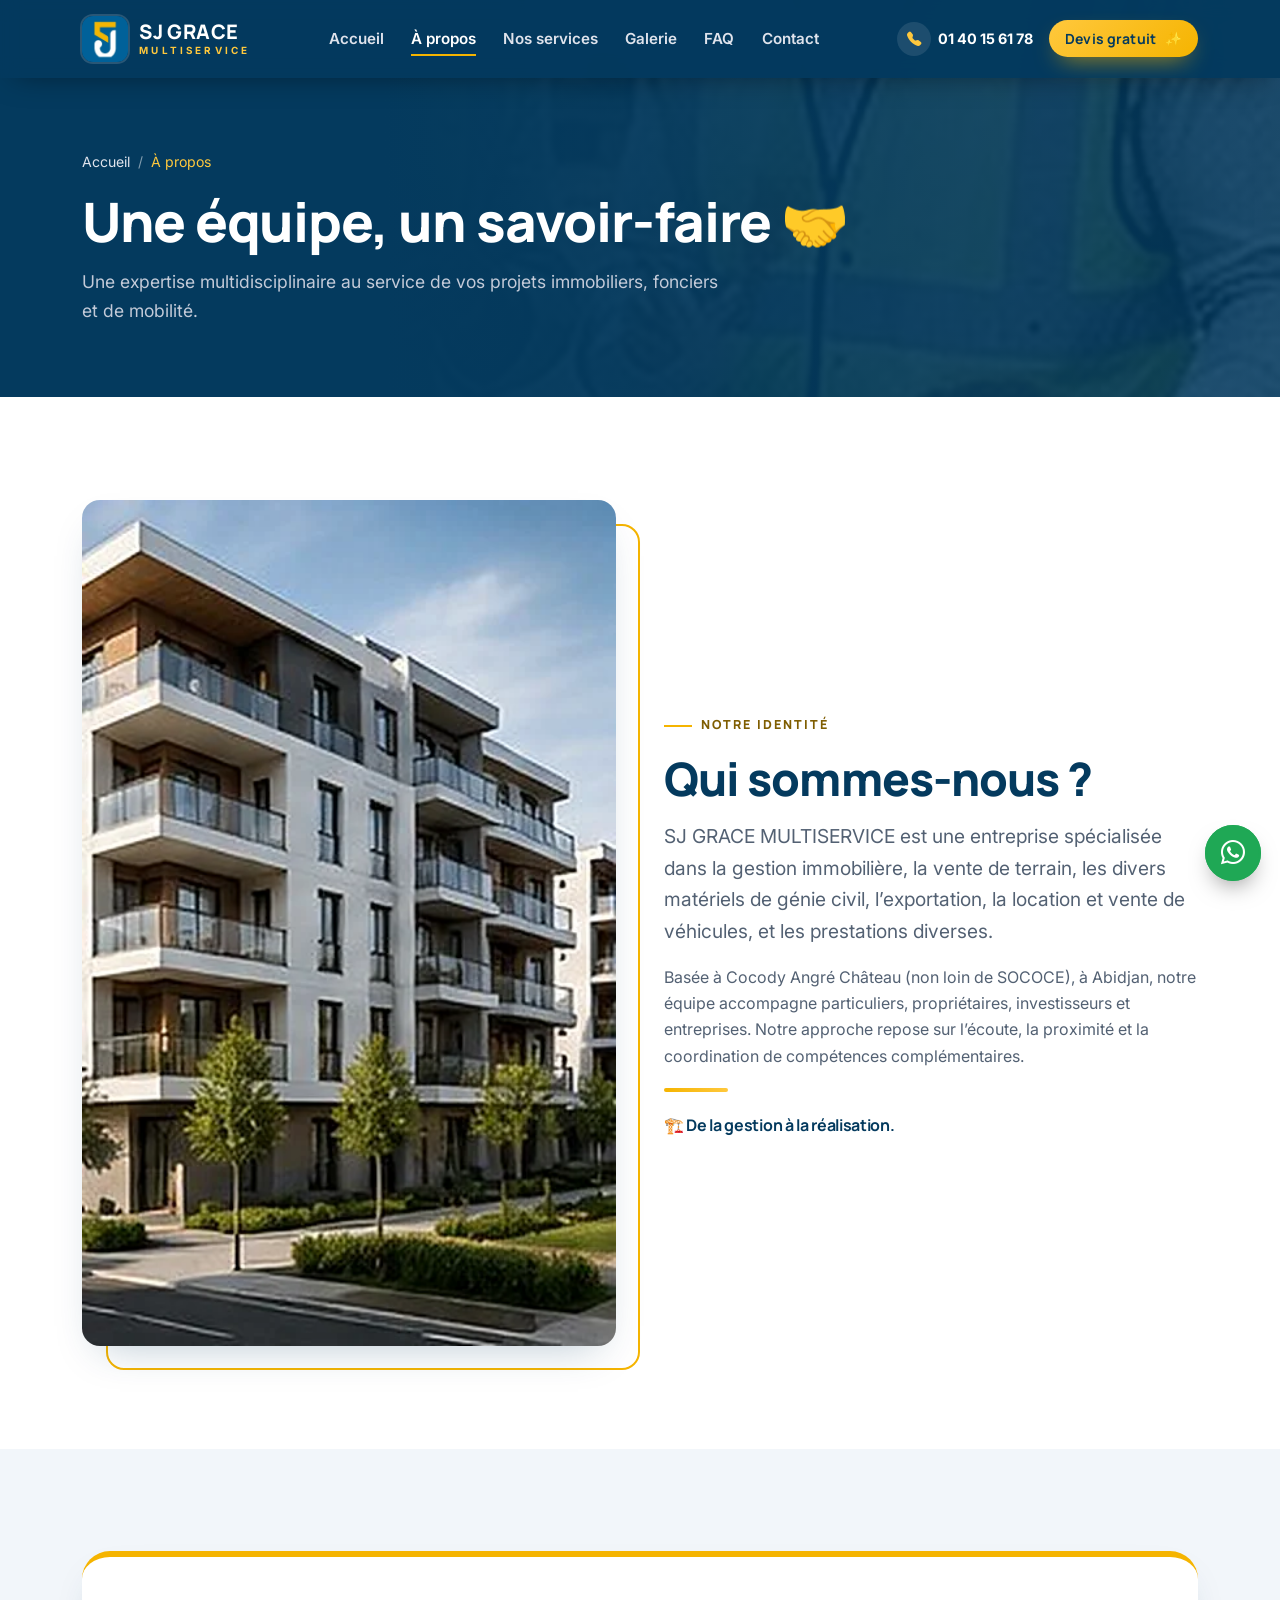
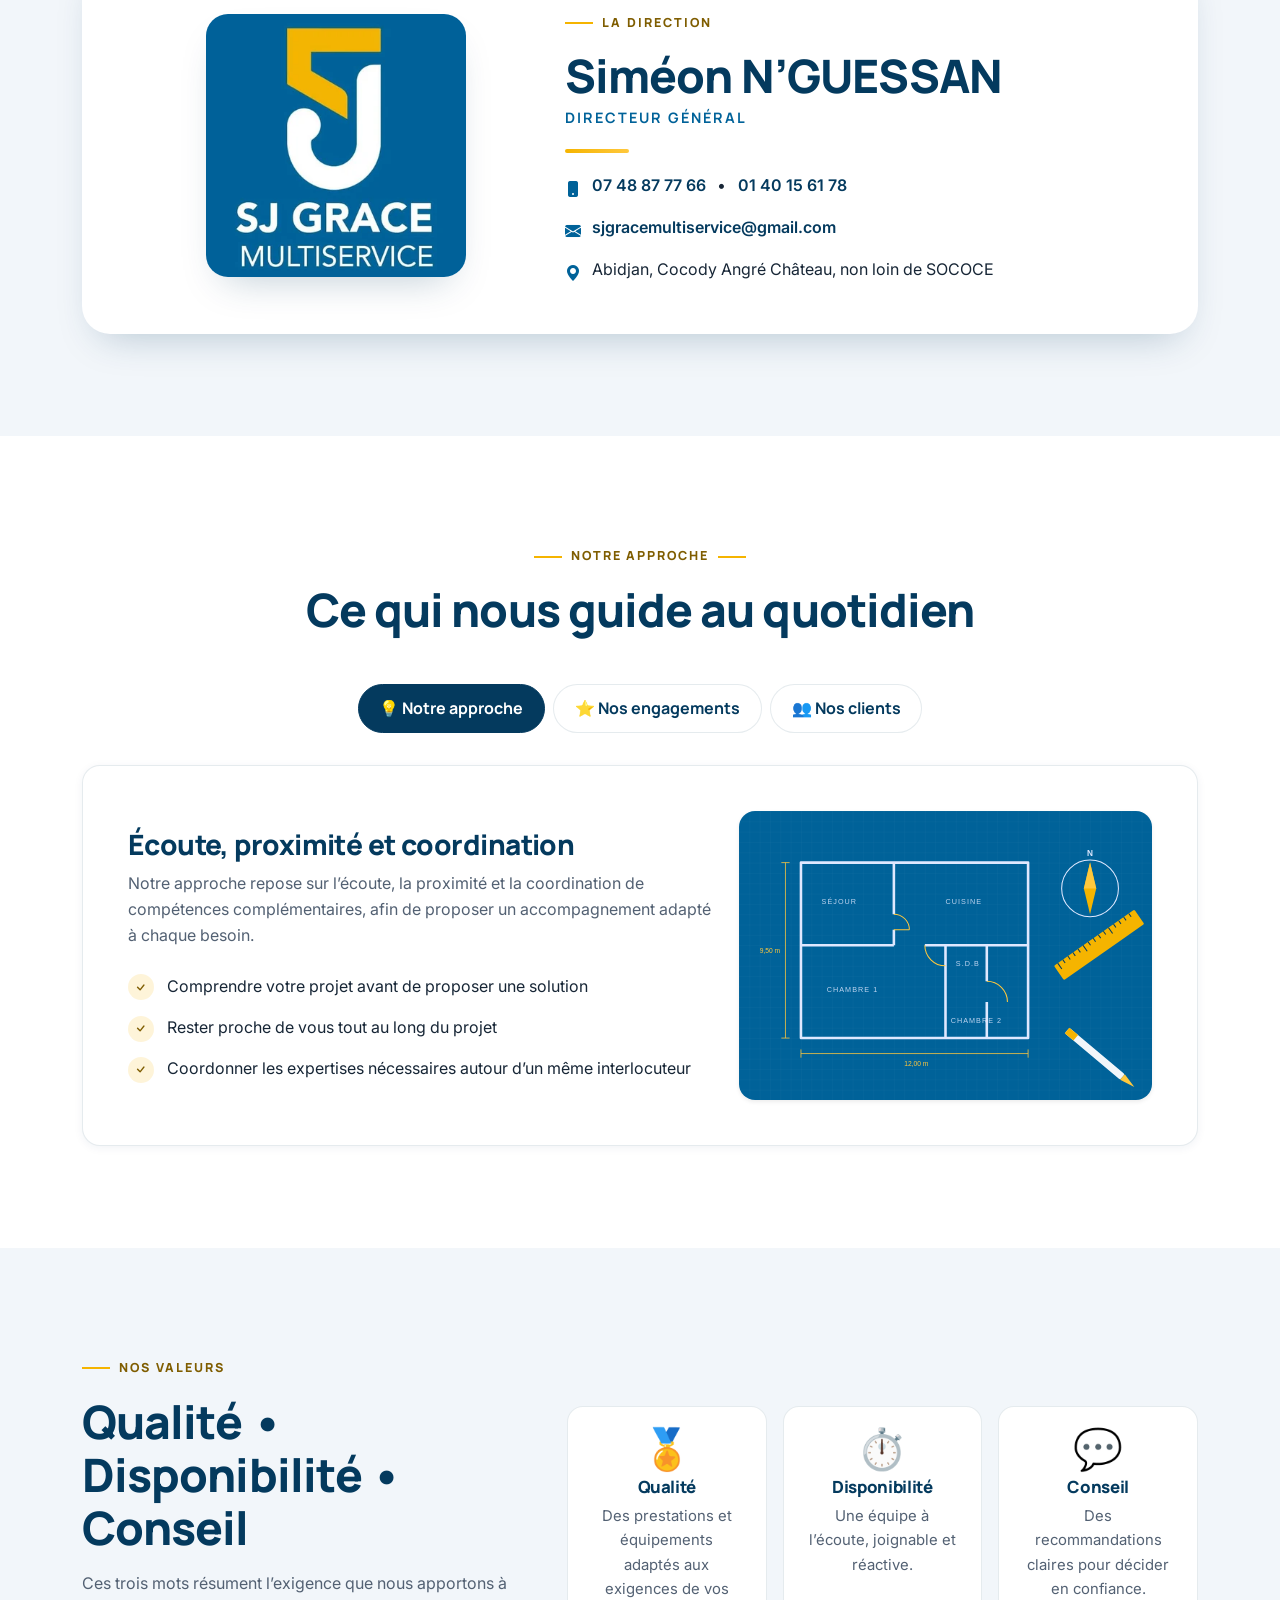
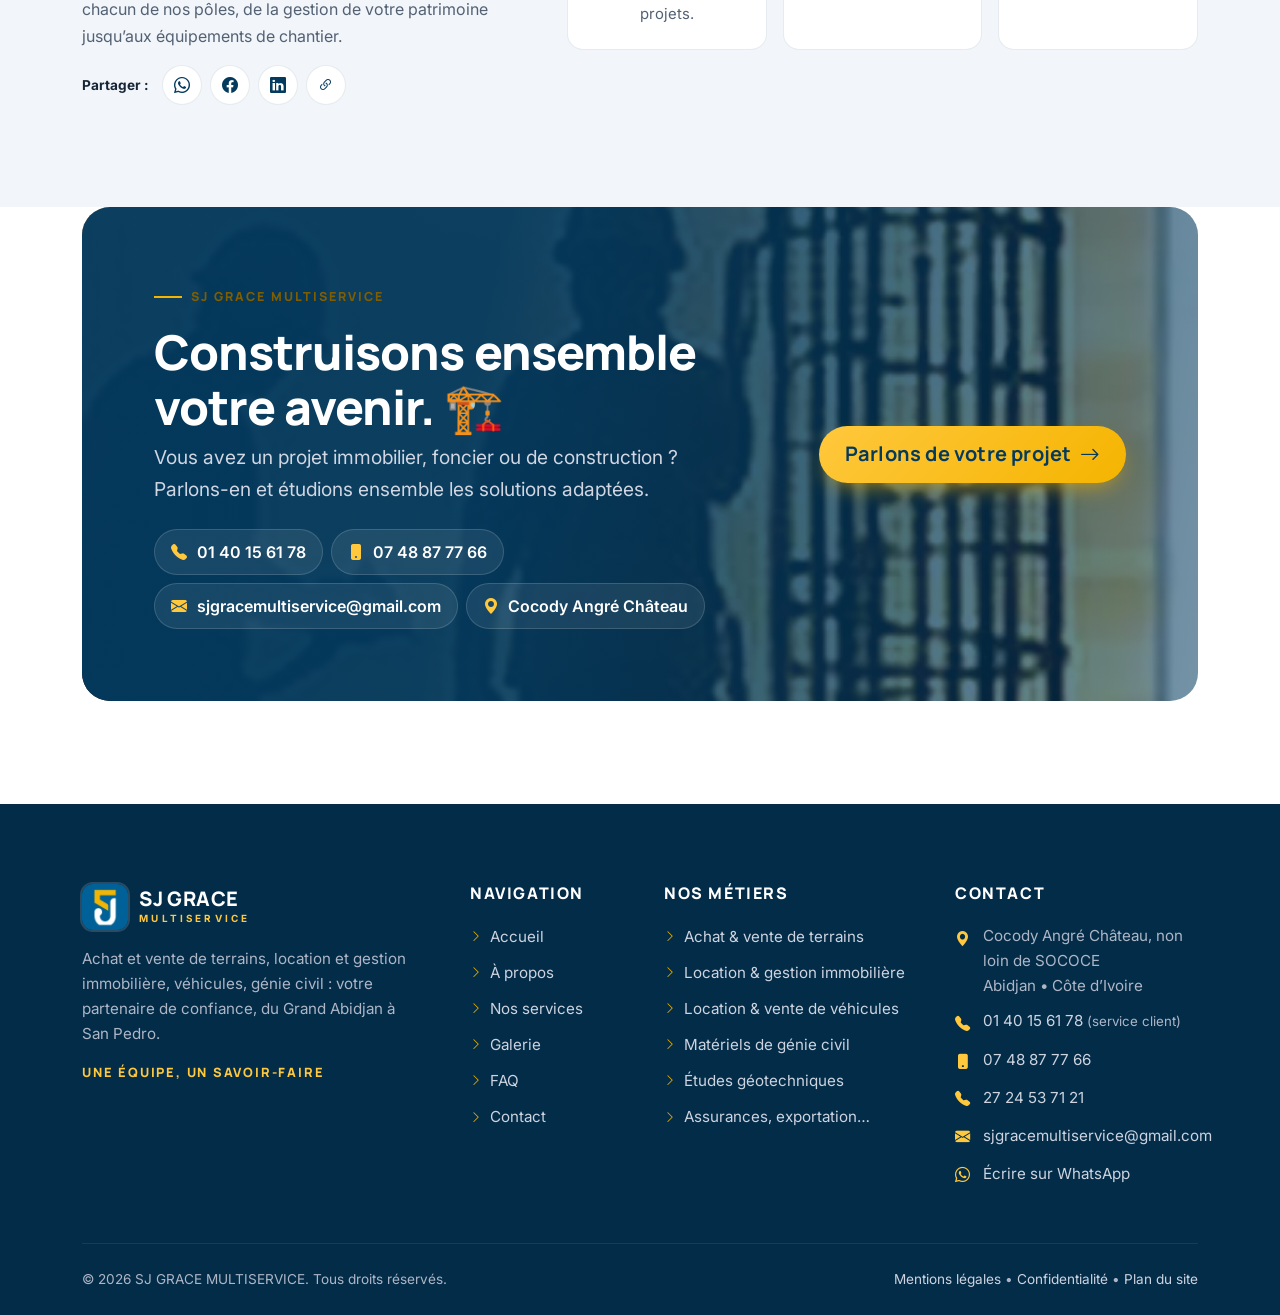
<file: SJGRACE/pages/a-propos.html>
<!DOCTYPE html>
<html lang="fr">
<head>
<meta charset="utf-8">
<meta name="viewport" content="width=device-width, initial-scale=1">
<title>À propos | SJ GRACE MULTISERVICE — Une équipe, un savoir-faire</title>
<meta name="description" content="SJ GRACE MULTISERVICE, dirigée par Siméon N’GUESSAN : gestion immobilière, vente de terrains, matériels de génie civil, exportation, location et vente de véhicules à Abidjan.">
<meta name="robots" content="index, follow">
<meta name="theme-color" content="#0f1f3d">
<meta name="referrer" content="strict-origin-when-cross-origin">
<link rel="canonical" href="https://www.votre-domaine.ci/pages/a-propos.html">
<meta property="og:type" content="website">
<meta property="og:locale" content="fr_FR">
<meta property="og:site_name" content="SJ GRACE MULTISERVICE">
<meta property="og:title" content="À propos | SJ GRACE MULTISERVICE — Une équipe, un savoir-faire">
<meta property="og:description" content="SJ GRACE MULTISERVICE, dirigée par Siméon N’GUESSAN : gestion immobilière, vente de terrains, matériels de génie civil, exportation, location et vente de véhicules à Abidjan.">
<meta property="og:url" content="https://www.votre-domaine.ci/pages/a-propos.html">
<meta property="og:image" content="https://www.votre-domaine.ci/assets/images/og-sjgrace.jpg">
<meta name="twitter:card" content="summary_large_image">
<link rel="icon" href="../assets/icons/favicon-32.png" sizes="32x32" type="image/png">
<link rel="apple-touch-icon" href="../assets/icons/apple-touch-icon.png">
<link rel="preconnect" href="https://fonts.googleapis.com">
<link rel="preconnect" href="https://fonts.gstatic.com" crossorigin>
<link href="https://fonts.googleapis.com/css2?family=Inter:wght@400;500;600;700&amp;family=Manrope:wght@600;700;800&amp;display=swap" rel="stylesheet">
<link rel="stylesheet" href="../assets/vendor/bootstrap/bootstrap.min.css">
<link rel="stylesheet" href="../assets/vendor/bootstrap-icons/bootstrap-icons.min.css">
<link rel="stylesheet" href="../assets/css/style.css">
<link rel="stylesheet" href="../assets/css/animations.css">
<link rel="stylesheet" href="../assets/css/responsive.css">
<script type="application/ld+json">{"@context": "https://schema.org", "@type": "LocalBusiness", "name": "SJ GRACE MULTISERVICE", "description": "Achat et vente de terrains, location et gestion immobilière, location et vente de véhicules, assurances, matériels de génie civil, études géotechniques, exportation et prestations diverses.", "slogan": "Une équipe, un savoir-faire", "url": "https://www.votre-domaine.ci/", "image": "https://www.votre-domaine.ci/assets/images/og-sjgrace.jpg", "telephone": ["+2250140156178", "+2250748877766", "+2252724537121"], "email": "sjgracemultiservice@gmail.com", "logo": "https://www.votre-domaine.ci/assets/icons/icon-512.png", "employee": {"@type": "Person", "name": "Siméon N'GUESSAN", "jobTitle": "Directeur Général"}, "address": {"@type": "PostalAddress", "streetAddress": "Cocody Angré Château, non loin de SOCOCE", "addressLocality": "Abidjan", "addressCountry": "CI"}, "areaServed": [{"@type": "City", "name": "Abidjan"}, {"@type": "City", "name": "Yamoussoukro"}, {"@type": "City", "name": "Bouaké"}, {"@type": "City", "name": "Daloa"}, {"@type": "City", "name": "San Pedro"}]}</script>
</head><body>
<a class="skip-link" href="#contenu">Aller au contenu</a>
<header class="site-header is-solid">
  <nav class="navbar navbar-expand-lg" aria-label="Navigation principale">
    <div class="container">
      <a class="brand" href="../index.html" aria-label="SJ GRACE MULTISERVICE — accueil">
        <picture><source srcset="../assets/icons/logo-sj.webp" type="image/webp"><img src="../assets/icons/logo-sj.png" alt="" width="46" height="46"></picture>
        <span class="brand-text"><span class="brand-name">SJ GRACE</span><span class="brand-sub">MULTISERVICE</span></span>
      </a>
      <button class="navbar-toggler" type="button" data-bs-toggle="collapse" data-bs-target="#menuPrincipal" aria-controls="menuPrincipal" aria-expanded="false" aria-label="Ouvrir le menu"><i class="bi bi-list" aria-hidden="true"></i></button>
      <div class="collapse navbar-collapse" id="menuPrincipal">
        <ul class="navbar-nav mx-auto"><li class="nav-item"><a class="nav-link" href="../index.html">Accueil</a></li><li class="nav-item"><a class="nav-link active" href="../pages/a-propos.html" aria-current="page">À propos</a></li><li class="nav-item"><a class="nav-link" href="../pages/services.html">Nos services</a></li><li class="nav-item"><a class="nav-link" href="../pages/galerie.html">Galerie</a></li><li class="nav-item"><a class="nav-link" href="../pages/faq.html">FAQ</a></li><li class="nav-item"><a class="nav-link" href="../pages/contact.html">Contact</a></li></ul>
        <div class="d-flex align-items-center gap-3 mt-3 mt-lg-0">
          <a class="header-phone d-lg-none d-xl-inline-flex" href="tel:+2250140156178"><i class="bi bi-telephone-fill" aria-hidden="true"></i>01&nbsp;40&nbsp;15&nbsp;61&nbsp;78</a>
          <a class="btn btn-gold btn-sm px-3 py-2" href="../pages/contact.html">Devis gratuit <span class="emoji" aria-hidden="true">✨</span></a>
        </div>
      </div>
    </div>
  </nav>
</header>
<main id="contenu">
<section class="page-hero">
  <picture><source srcset="../assets/images/photos/equipe-plans.webp" type="image/webp"><img src="../assets/images/photos/equipe-plans.jpg" alt="" width="600" height="855" class="" fetchpriority="high"></picture>
  <div class="container">
    <nav aria-label="Fil d’Ariane"><ol class="breadcrumb"><li class="breadcrumb-item"><a href="../index.html">Accueil</a></li><li class="breadcrumb-item active" aria-current="page">À propos</li></ol></nav>
    <h1>Une équipe, un savoir-faire <span class="emoji" aria-hidden="true">🤝</span></h1>
    <p>Une expertise multidisciplinaire au service de vos projets immobiliers, fonciers et de mobilité.</p>
  </div>
</section>
<section class="section" aria-labelledby="qui-titre">
  <div class="container">
    <div class="row g-5 align-items-center">
      <div class="col-lg-6" data-reveal="left">
        <div class="img-frame-deco"><div class="img-frame"><picture><source srcset="../assets/images/photos/hero-residence.webp" type="image/webp"><img src="../assets/images/photos/hero-residence.jpg" alt="Résidence moderne avec balcons et allées arborées" width="410" height="650" class="" loading="lazy" decoding="async"></picture></div></div>
      </div>
      <div class="col-lg-6" data-reveal="right">
        <span class="eyebrow">Notre identité</span>
        <h2 class="section-title" id="qui-titre">Qui sommes-nous ?</h2>
        <p class="lead-lg">SJ GRACE MULTISERVICE est une entreprise spécialisée dans la gestion immobilière, la vente de terrain, les divers matériels de génie civil, l’exportation, la location et vente de véhicules, et les prestations diverses.</p>
        <p class="text-muted-2">Basée à Cocody Angré Château (non loin de SOCOCE), à Abidjan, notre équipe accompagne particuliers, propriétaires, investisseurs et entreprises. Notre approche repose sur l’écoute, la proximité et la coordination de compétences complémentaires.</p>
        <span class="gold-bar"></span>
        <p class="fw-bold text-navy mb-0 font-title"><span class="emoji" aria-hidden="true">🏗️</span> De la gestion à la réalisation.</p>
      </div>
    </div>
  </div>
</section>

<section class="section bg-cream" aria-labelledby="dg-titre">
  <div class="container">
    <div class="dg-card" data-reveal="zoom">
      <div class="row g-4 align-items-center">
        <div class="col-md-5 text-center">
          <picture><source srcset="../assets/images/logo-sj-grace.webp" type="image/webp"><img class="dg-logo" src="../assets/images/logo-sj-grace.jpg" alt="Logo SJ GRACE MULTISERVICE" width="360" height="365" loading="lazy"></picture>
        </div>
        <div class="col-md-7">
          <span class="eyebrow">La direction</span>
          <h2 class="section-title mb-1" id="dg-titre">Siméon N’GUESSAN</h2>
          <p class="dg-role">Directeur Général</p>
          <span class="gold-bar"></span>
          <ul class="dg-contacts">
            <li><i class="bi bi-phone-fill" aria-hidden="true"></i><a href="tel:+2250748877766">07&nbsp;48&nbsp;87&nbsp;77&nbsp;66</a> • <a href="tel:+2250140156178">01&nbsp;40&nbsp;15&nbsp;61&nbsp;78</a></li>
            <li><i class="bi bi-envelope-fill" aria-hidden="true"></i><a href="mailto:sjgracemultiservice@gmail.com">sjgracemultiservice@gmail.com</a></li>
            <li><i class="bi bi-geo-alt-fill" aria-hidden="true"></i><span>Abidjan, Cocody Angré Château, non loin de SOCOCE</span></li>
          </ul>
        </div>
      </div>
    </div>
  </div>
</section>

<section class="section" aria-labelledby="onglets-titre">
  <div class="container">
    <div class="section-head text-center" data-reveal>
      <span class="eyebrow">Notre approche</span>
      <h2 class="section-title" id="onglets-titre">Ce qui nous guide au quotidien</h2>
    </div>
    <ul class="nav nav-pills tabs-pro justify-content-center" role="tablist">
      <li class="nav-item" role="presentation"><button class="nav-link active" id="t1" data-bs-toggle="pill" data-bs-target="#p1" type="button" role="tab" aria-controls="p1" aria-selected="true"><span class="emoji" aria-hidden="true">💡</span> Notre approche</button></li>
      <li class="nav-item" role="presentation"><button class="nav-link" id="t2" data-bs-toggle="pill" data-bs-target="#p2" type="button" role="tab" aria-controls="p2" aria-selected="false"><span class="emoji" aria-hidden="true">⭐</span> Nos engagements</button></li>
      <li class="nav-item" role="presentation"><button class="nav-link" id="t3" data-bs-toggle="pill" data-bs-target="#p3" type="button" role="tab" aria-controls="p3" aria-selected="false"><span class="emoji" aria-hidden="true">👥</span> Nos clients</button></li>
    </ul>
    <div class="tab-content" data-reveal>
      <div class="tab-pane fade show active" id="p1" role="tabpanel" aria-labelledby="t1" tabindex="0">
        <div class="tab-pane-card"><div class="row g-4 align-items-center">
          <div class="col-md-7"><h3>Écoute, proximité et coordination</h3><p class="text-muted-2">Notre approche repose sur l’écoute, la proximité et la coordination de compétences complémentaires, afin de proposer un accompagnement adapté à chaque besoin.</p>
          <ul class="check-list mb-0"><li>Comprendre votre projet avant de proposer une solution</li><li>Rester proche de vous tout au long du projet</li><li>Coordonner les expertises nécessaires autour d’un même interlocuteur</li></ul></div>
          <div class="col-md-5"><img src="../assets/images/illustrations/illus-plan-architecte.svg" alt="Illustration d’un plan d’architecte" width="800" height="560" class="rounded-4 shadow-sm" loading="lazy" decoding="async"></div></div></div>
      </div>
      <div class="tab-pane fade" id="p2" role="tabpanel" aria-labelledby="t2" tabindex="0">
        <div class="tab-pane-card"><div class="row g-3">
          <div class="col-md-4"><div class="mini-card"><span class="emoji" aria-hidden="true">🧩</span><h3>Une approche intégrée</h3><p>Plusieurs services coordonnés autour d’un même interlocuteur.</p></div></div>
          <div class="col-md-4"><div class="mini-card"><span class="emoji" aria-hidden="true">🎯</span><h3>Un accompagnement personnalisé</h3><p>Des solutions pensées selon votre projet et vos priorités.</p></div></div>
          <div class="col-md-4"><div class="mini-card"><span class="emoji" aria-hidden="true">🔐</span><h3>Sécurité et transparence</h3><p>Des transactions en toute sécurité, avec des échanges clairs à chaque étape.</p></div></div>
        </div></div>
      </div>
      <div class="tab-pane fade" id="p3" role="tabpanel" aria-labelledby="t3" tabindex="0">
        <div class="tab-pane-card"><div class="row g-3">
          <div class="col-sm-6 col-lg-3"><div class="client-chip"><span class="emoji" aria-hidden="true">🏠</span>Particuliers</div></div>
          <div class="col-sm-6 col-lg-3"><div class="client-chip"><span class="emoji" aria-hidden="true">🔑</span>Propriétaires</div></div>
          <div class="col-sm-6 col-lg-3"><div class="client-chip"><span class="emoji" aria-hidden="true">📈</span>Investisseurs</div></div>
          <div class="col-sm-6 col-lg-3"><div class="client-chip"><span class="emoji" aria-hidden="true">🏭</span>Entreprises</div></div>
        </div></div>
      </div>
    </div>
  </div>
</section>

<section class="section bg-cream" aria-labelledby="valeurs-titre">
  <div class="container">
    <div class="row g-5 align-items-center">
      <div class="col-lg-5" data-reveal="left">
        <span class="eyebrow">Nos valeurs</span>
        <h2 class="section-title" id="valeurs-titre">Qualité • Disponibilité • Conseil</h2>
        <p class="text-muted-2">Ces trois mots résument l’exigence que nous apportons à chacun de nos pôles, de la gestion de votre patrimoine jusqu’aux équipements de chantier.</p>
        <div class="share" role="group" aria-label="Partager cette page"><span class="share-label">Partager :</span>
  <a data-share="whatsapp" href="#" target="_blank" rel="noopener" aria-label="Partager sur WhatsApp"><i class="bi bi-whatsapp" aria-hidden="true"></i></a>
  <a data-share="facebook" href="#" target="_blank" rel="noopener" aria-label="Partager sur Facebook"><i class="bi bi-facebook" aria-hidden="true"></i></a>
  <a data-share="linkedin" href="#" target="_blank" rel="noopener" aria-label="Partager sur LinkedIn"><i class="bi bi-linkedin" aria-hidden="true"></i></a>
  <button type="button" data-share="copier" aria-label="Copier le lien de la page"><i class="bi bi-link-45deg" aria-hidden="true"></i></button>
</div>
      </div>
      <div class="col-lg-7">
        <div class="row g-3">
          <div class="col-sm-4" data-reveal><div class="mini-card text-center"><span class="emoji fs-1" aria-hidden="true">🏅</span><h3>Qualité</h3><p>Des prestations et équipements adaptés aux exigences de vos projets.</p></div></div>
          <div class="col-sm-4" data-reveal style="--delay:.1s"><div class="mini-card text-center"><span class="emoji fs-1" aria-hidden="true">⏱️</span><h3>Disponibilité</h3><p>Une équipe à l’écoute, joignable et réactive.</p></div></div>
          <div class="col-sm-4" data-reveal style="--delay:.2s"><div class="mini-card text-center"><span class="emoji fs-1" aria-hidden="true">💬</span><h3>Conseil</h3><p>Des recommandations claires pour décider en confiance.</p></div></div>
        </div>
      </div>
    </div>
  </div>
</section>

<section class="section pt-0" aria-labelledby="cta-titre">
  <div class="container">
    <div class="cta-band" data-reveal="zoom">
      <picture><source srcset="../assets/images/photos/chantier-coucher.webp" type="image/webp"><img src="../assets/images/photos/chantier-coucher.jpg" alt="" width="396" height="753" class="" loading="lazy" decoding="async"></picture>
      <div class="row align-items-center g-4">
        <div class="col-lg-7">
          <span class="eyebrow">SJ GRACE MULTISERVICE</span>
          <h2 id="cta-titre">Construisons ensemble votre avenir. <span class="emoji" aria-hidden="true">🏗️</span></h2>
          <p class="lead-lg mb-4">Vous avez un projet immobilier, foncier ou de construction ? Parlons-en et étudions ensemble les solutions adaptées.</p>
          <div class="d-flex flex-wrap gap-2">
            <a class="contact-pill" href="tel:+2250140156178"><i class="bi bi-telephone-fill" aria-hidden="true"></i>01&nbsp;40&nbsp;15&nbsp;61&nbsp;78</a>
            <a class="contact-pill" href="tel:+2250748877766"><i class="bi bi-phone-fill" aria-hidden="true"></i>07&nbsp;48&nbsp;87&nbsp;77&nbsp;66</a>
            <a class="contact-pill" href="mailto:sjgracemultiservice@gmail.com"><i class="bi bi-envelope-fill" aria-hidden="true"></i>sjgracemultiservice@gmail.com</a>
            <a class="contact-pill" href="https://www.google.com/maps/search/?api=1&amp;query=Cocody+Angr%C3%A9+Ch%C3%A2teau+Abidjan" rel="noopener" target="_blank"><i class="bi bi-geo-alt-fill" aria-hidden="true"></i>Cocody Angré Château</a>
          </div>
        </div>
        <div class="col-lg-5 text-lg-end">
          <a class="btn btn-gold btn-lg" href="../pages/contact.html">Parlons de votre projet <i class="bi bi-arrow-right" aria-hidden="true"></i></a>
        </div>
      </div>
    </div>
  </div>
</section></main>
<footer class="site-footer">
  <div class="container">
    <div class="row g-5">
      <div class="col-lg-4">
        <a class="brand mb-3" href="../index.html"><picture><source srcset="../assets/icons/logo-sj.webp" type="image/webp"><img src="../assets/icons/logo-sj.png" alt="" width="46" height="46"></picture><span class="brand-text"><span class="brand-name">SJ GRACE</span><span class="brand-sub">MULTISERVICE</span></span></a>
        <p class="mt-3">Achat et vente de terrains, location et gestion immobilière, véhicules, génie civil : votre partenaire de confiance, du Grand Abidjan à San Pedro.</p>
        <p class="footer-tagline mb-0">Une équipe, un savoir-faire</p>
      </div>
      <div class="col-6 col-lg-2"><h2>Navigation</h2><ul class="footer-links"><li><a href="../index.html"><i class="bi bi-chevron-right" aria-hidden="true"></i>Accueil</a></li><li><a href="../pages/a-propos.html"><i class="bi bi-chevron-right" aria-hidden="true"></i>À propos</a></li><li><a href="../pages/services.html"><i class="bi bi-chevron-right" aria-hidden="true"></i>Nos services</a></li><li><a href="../pages/galerie.html"><i class="bi bi-chevron-right" aria-hidden="true"></i>Galerie</a></li><li><a href="../pages/faq.html"><i class="bi bi-chevron-right" aria-hidden="true"></i>FAQ</a></li><li><a href="../pages/contact.html"><i class="bi bi-chevron-right" aria-hidden="true"></i>Contact</a></li></ul></div>
      <div class="col-6 col-lg-3"><h2>Nos métiers</h2><ul class="footer-links"><li><a href="../pages/services.html#foncier"><i class="bi bi-chevron-right" aria-hidden="true"></i>Achat &amp; vente de terrains</a></li><li><a href="../pages/services.html#immobilier"><i class="bi bi-chevron-right" aria-hidden="true"></i>Location &amp; gestion immobilière</a></li><li><a href="../pages/services.html#vehicules"><i class="bi bi-chevron-right" aria-hidden="true"></i>Location &amp; vente de véhicules</a></li><li><a href="../pages/services.html#genie-civil"><i class="bi bi-chevron-right" aria-hidden="true"></i>Matériels de génie civil</a></li><li><a href="../pages/services.html#geotechnique"><i class="bi bi-chevron-right" aria-hidden="true"></i>Études géotechniques</a></li><li><a href="../pages/services.html#complementaires"><i class="bi bi-chevron-right" aria-hidden="true"></i>Assurances, exportation…</a></li></ul></div>
      <div class="col-lg-3">
        <h2>Contact</h2>
        <ul class="footer-links footer-contact">
          <li><i class="bi bi-geo-alt-fill" aria-hidden="true"></i><span>Cocody Angré Château, non loin de SOCOCE<br>Abidjan • Côte d’Ivoire</span></li>
          <li><i class="bi bi-telephone-fill" aria-hidden="true"></i><span><a href="tel:+2250140156178">01&nbsp;40&nbsp;15&nbsp;61&nbsp;78</a> <small>(service client)</small></span></li>
          <li><i class="bi bi-phone-fill" aria-hidden="true"></i><a href="tel:+2250748877766">07&nbsp;48&nbsp;87&nbsp;77&nbsp;66</a></li>
          <li><i class="bi bi-telephone-fill" aria-hidden="true"></i><a href="tel:+2252724537121">27&nbsp;24&nbsp;53&nbsp;71&nbsp;21</a></li>
          <li><i class="bi bi-envelope-fill" aria-hidden="true"></i><a href="mailto:sjgracemultiservice@gmail.com">sjgracemultiservice@gmail.com</a></li>
          <li><i class="bi bi-whatsapp" aria-hidden="true"></i><a href="https://wa.me/2250140156178" target="_blank" rel="noopener">Écrire sur WhatsApp</a></li>
        </ul>
      </div>
    </div>
    <div class="footer-bottom d-flex flex-column flex-md-row gap-2 justify-content-between">
      <p class="mb-0">© <span data-annee>2026</span> SJ GRACE MULTISERVICE. Tous droits réservés.</p>
      <p class="mb-0"><a href="../pages/mentions-legales.html">Mentions légales</a> • <a href="../pages/confidentialite.html">Confidentialité</a> • <a href="../sitemap.xml">Plan du site</a></p>
    </div>
  </div>
</footer>
<div class="fab-stack">
  <button class="fab fab-top" type="button" aria-label="Retour en haut de page"><i class="bi bi-arrow-up" aria-hidden="true"></i></button>
  <a class="fab fab-wa" href="https://wa.me/2250140156178?text=Bonjour%20SJ%20GRACE%20MULTISERVICE%20%F0%9F%91%8B" target="_blank" rel="noopener" aria-label="Discuter sur WhatsApp"><i class="bi bi-whatsapp" aria-hidden="true"></i></a>
</div>
<script src="../assets/vendor/bootstrap/bootstrap.bundle.min.js" defer></script>
<script src="../assets/js/main.js" defer></script>
<script src="../assets/js/animations.js" defer></script>
</body>
</html>
</file>
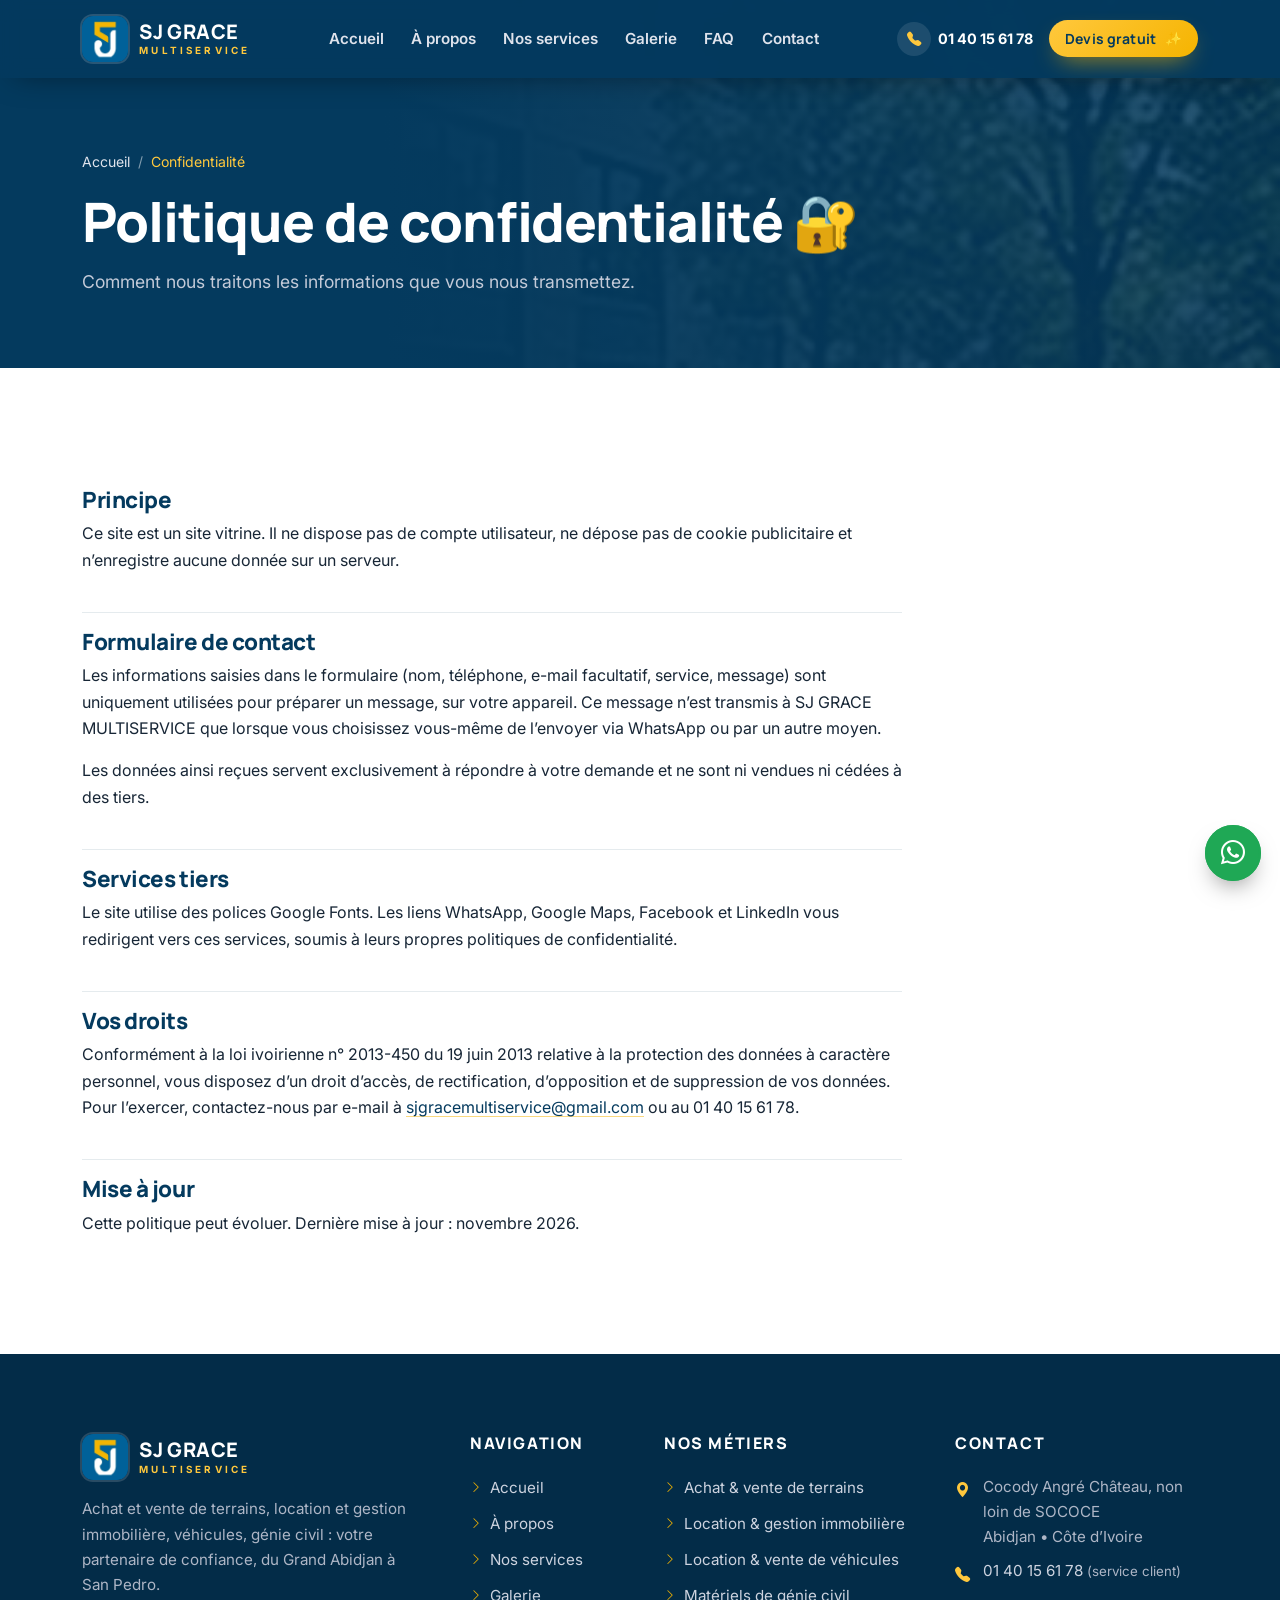
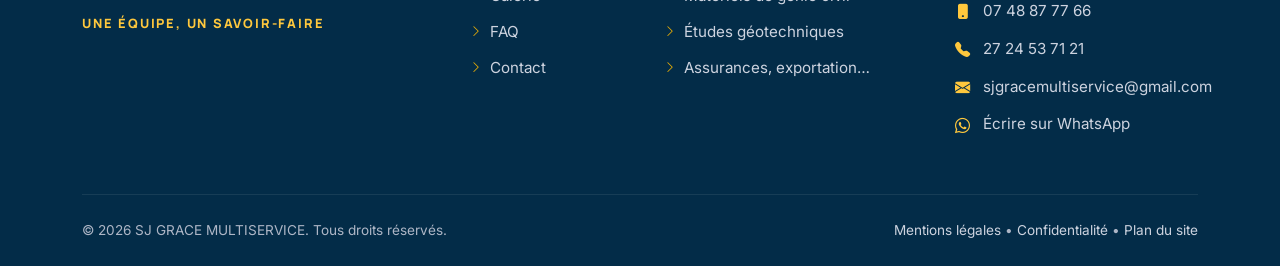
<file: SJGRACE/pages/confidentialite.html>
<!DOCTYPE html>
<html lang="fr">
<head>
<meta charset="utf-8">
<meta name="viewport" content="width=device-width, initial-scale=1">
<title>Politique de confidentialité | SJ GRACE MULTISERVICE</title>
<meta name="description" content="Politique de confidentialité et de protection des données personnelles du site SJ GRACE MULTISERVICE.">
<meta name="robots" content="index, follow">
<meta name="theme-color" content="#0f1f3d">
<meta name="referrer" content="strict-origin-when-cross-origin">
<link rel="canonical" href="https://www.votre-domaine.ci/pages/confidentialite.html">
<meta property="og:type" content="website">
<meta property="og:locale" content="fr_FR">
<meta property="og:site_name" content="SJ GRACE MULTISERVICE">
<meta property="og:title" content="Politique de confidentialité | SJ GRACE MULTISERVICE">
<meta property="og:description" content="Politique de confidentialité et de protection des données personnelles du site SJ GRACE MULTISERVICE.">
<meta property="og:url" content="https://www.votre-domaine.ci/pages/confidentialite.html">
<meta property="og:image" content="https://www.votre-domaine.ci/assets/images/og-sjgrace.jpg">
<meta name="twitter:card" content="summary_large_image">
<link rel="icon" href="../assets/icons/favicon-32.png" sizes="32x32" type="image/png">
<link rel="apple-touch-icon" href="../assets/icons/apple-touch-icon.png">
<link rel="preconnect" href="https://fonts.googleapis.com">
<link rel="preconnect" href="https://fonts.gstatic.com" crossorigin>
<link href="https://fonts.googleapis.com/css2?family=Inter:wght@400;500;600;700&amp;family=Manrope:wght@600;700;800&amp;display=swap" rel="stylesheet">
<link rel="stylesheet" href="../assets/vendor/bootstrap/bootstrap.min.css">
<link rel="stylesheet" href="../assets/vendor/bootstrap-icons/bootstrap-icons.min.css">
<link rel="stylesheet" href="../assets/css/style.css">
<link rel="stylesheet" href="../assets/css/animations.css">
<link rel="stylesheet" href="../assets/css/responsive.css">
<script type="application/ld+json">{"@context": "https://schema.org", "@type": "LocalBusiness", "name": "SJ GRACE MULTISERVICE", "description": "Achat et vente de terrains, location et gestion immobilière, location et vente de véhicules, assurances, matériels de génie civil, études géotechniques, exportation et prestations diverses.", "slogan": "Une équipe, un savoir-faire", "url": "https://www.votre-domaine.ci/", "image": "https://www.votre-domaine.ci/assets/images/og-sjgrace.jpg", "telephone": ["+2250140156178", "+2250748877766", "+2252724537121"], "email": "sjgracemultiservice@gmail.com", "logo": "https://www.votre-domaine.ci/assets/icons/icon-512.png", "employee": {"@type": "Person", "name": "Siméon N'GUESSAN", "jobTitle": "Directeur Général"}, "address": {"@type": "PostalAddress", "streetAddress": "Cocody Angré Château, non loin de SOCOCE", "addressLocality": "Abidjan", "addressCountry": "CI"}, "areaServed": [{"@type": "City", "name": "Abidjan"}, {"@type": "City", "name": "Yamoussoukro"}, {"@type": "City", "name": "Bouaké"}, {"@type": "City", "name": "Daloa"}, {"@type": "City", "name": "San Pedro"}]}</script>
</head><body>
<a class="skip-link" href="#contenu">Aller au contenu</a>
<header class="site-header is-solid">
  <nav class="navbar navbar-expand-lg" aria-label="Navigation principale">
    <div class="container">
      <a class="brand" href="../index.html" aria-label="SJ GRACE MULTISERVICE — accueil">
        <picture><source srcset="../assets/icons/logo-sj.webp" type="image/webp"><img src="../assets/icons/logo-sj.png" alt="" width="46" height="46"></picture>
        <span class="brand-text"><span class="brand-name">SJ GRACE</span><span class="brand-sub">MULTISERVICE</span></span>
      </a>
      <button class="navbar-toggler" type="button" data-bs-toggle="collapse" data-bs-target="#menuPrincipal" aria-controls="menuPrincipal" aria-expanded="false" aria-label="Ouvrir le menu"><i class="bi bi-list" aria-hidden="true"></i></button>
      <div class="collapse navbar-collapse" id="menuPrincipal">
        <ul class="navbar-nav mx-auto"><li class="nav-item"><a class="nav-link" href="../index.html">Accueil</a></li><li class="nav-item"><a class="nav-link" href="../pages/a-propos.html">À propos</a></li><li class="nav-item"><a class="nav-link" href="../pages/services.html">Nos services</a></li><li class="nav-item"><a class="nav-link" href="../pages/galerie.html">Galerie</a></li><li class="nav-item"><a class="nav-link" href="../pages/faq.html">FAQ</a></li><li class="nav-item"><a class="nav-link" href="../pages/contact.html">Contact</a></li></ul>
        <div class="d-flex align-items-center gap-3 mt-3 mt-lg-0">
          <a class="header-phone d-lg-none d-xl-inline-flex" href="tel:+2250140156178"><i class="bi bi-telephone-fill" aria-hidden="true"></i>01&nbsp;40&nbsp;15&nbsp;61&nbsp;78</a>
          <a class="btn btn-gold btn-sm px-3 py-2" href="../pages/contact.html">Devis gratuit <span class="emoji" aria-hidden="true">✨</span></a>
        </div>
      </div>
    </div>
  </nav>
</header>
<main id="contenu">
<section class="page-hero">
  <picture><source srcset="../assets/images/photos/immeuble-verdure.webp" type="image/webp"><img src="../assets/images/photos/immeuble-verdure.jpg" alt="" width="396" height="630" class="" fetchpriority="high"></picture>
  <div class="container">
    <nav aria-label="Fil d’Ariane"><ol class="breadcrumb"><li class="breadcrumb-item"><a href="../index.html">Accueil</a></li><li class="breadcrumb-item active" aria-current="page">Confidentialité</li></ol></nav>
    <h1>Politique de confidentialité <span class="emoji" aria-hidden="true">🔐</span></h1>
    <p>Comment nous traitons les informations que vous nous transmettez.</p>
  </div>
</section>
<section class="section"><div class="container"><div class="legal">
<h2>Principe</h2>
<p>Ce site est un site vitrine. Il ne dispose pas de compte utilisateur, ne dépose pas de cookie publicitaire et n’enregistre aucune donnée sur un serveur.</p>
<h2>Formulaire de contact</h2>
<p>Les informations saisies dans le formulaire (nom, téléphone, e-mail facultatif, service, message) sont uniquement utilisées pour préparer un message, sur votre appareil. Ce message n’est transmis à SJ GRACE MULTISERVICE que lorsque vous choisissez vous-même de l’envoyer via WhatsApp ou par un autre moyen.</p>
<p>Les données ainsi reçues servent exclusivement à répondre à votre demande et ne sont ni vendues ni cédées à des tiers.</p>
<h2>Services tiers</h2>
<p>Le site utilise des polices Google Fonts. Les liens WhatsApp, Google Maps, Facebook et LinkedIn vous redirigent vers ces services, soumis à leurs propres politiques de confidentialité.</p>
<h2>Vos droits</h2>
<p>Conformément à la loi ivoirienne n° 2013-450 du 19 juin 2013 relative à la protection des données à caractère personnel, vous disposez d’un droit d’accès, de rectification, d’opposition et de suppression de vos données. Pour l’exercer, contactez-nous par e-mail à <a href="mailto:sjgracemultiservice@gmail.com">sjgracemultiservice@gmail.com</a> ou au 01&nbsp;40&nbsp;15&nbsp;61&nbsp;78.</p>
<h2>Mise à jour</h2>
<p>Cette politique peut évoluer. Dernière mise à jour : novembre 2026.</p>
</div></div></section></main>
<footer class="site-footer">
  <div class="container">
    <div class="row g-5">
      <div class="col-lg-4">
        <a class="brand mb-3" href="../index.html"><picture><source srcset="../assets/icons/logo-sj.webp" type="image/webp"><img src="../assets/icons/logo-sj.png" alt="" width="46" height="46"></picture><span class="brand-text"><span class="brand-name">SJ GRACE</span><span class="brand-sub">MULTISERVICE</span></span></a>
        <p class="mt-3">Achat et vente de terrains, location et gestion immobilière, véhicules, génie civil : votre partenaire de confiance, du Grand Abidjan à San Pedro.</p>
        <p class="footer-tagline mb-0">Une équipe, un savoir-faire</p>
      </div>
      <div class="col-6 col-lg-2"><h2>Navigation</h2><ul class="footer-links"><li><a href="../index.html"><i class="bi bi-chevron-right" aria-hidden="true"></i>Accueil</a></li><li><a href="../pages/a-propos.html"><i class="bi bi-chevron-right" aria-hidden="true"></i>À propos</a></li><li><a href="../pages/services.html"><i class="bi bi-chevron-right" aria-hidden="true"></i>Nos services</a></li><li><a href="../pages/galerie.html"><i class="bi bi-chevron-right" aria-hidden="true"></i>Galerie</a></li><li><a href="../pages/faq.html"><i class="bi bi-chevron-right" aria-hidden="true"></i>FAQ</a></li><li><a href="../pages/contact.html"><i class="bi bi-chevron-right" aria-hidden="true"></i>Contact</a></li></ul></div>
      <div class="col-6 col-lg-3"><h2>Nos métiers</h2><ul class="footer-links"><li><a href="../pages/services.html#foncier"><i class="bi bi-chevron-right" aria-hidden="true"></i>Achat &amp; vente de terrains</a></li><li><a href="../pages/services.html#immobilier"><i class="bi bi-chevron-right" aria-hidden="true"></i>Location &amp; gestion immobilière</a></li><li><a href="../pages/services.html#vehicules"><i class="bi bi-chevron-right" aria-hidden="true"></i>Location &amp; vente de véhicules</a></li><li><a href="../pages/services.html#genie-civil"><i class="bi bi-chevron-right" aria-hidden="true"></i>Matériels de génie civil</a></li><li><a href="../pages/services.html#geotechnique"><i class="bi bi-chevron-right" aria-hidden="true"></i>Études géotechniques</a></li><li><a href="../pages/services.html#complementaires"><i class="bi bi-chevron-right" aria-hidden="true"></i>Assurances, exportation…</a></li></ul></div>
      <div class="col-lg-3">
        <h2>Contact</h2>
        <ul class="footer-links footer-contact">
          <li><i class="bi bi-geo-alt-fill" aria-hidden="true"></i><span>Cocody Angré Château, non loin de SOCOCE<br>Abidjan • Côte d’Ivoire</span></li>
          <li><i class="bi bi-telephone-fill" aria-hidden="true"></i><span><a href="tel:+2250140156178">01&nbsp;40&nbsp;15&nbsp;61&nbsp;78</a> <small>(service client)</small></span></li>
          <li><i class="bi bi-phone-fill" aria-hidden="true"></i><a href="tel:+2250748877766">07&nbsp;48&nbsp;87&nbsp;77&nbsp;66</a></li>
          <li><i class="bi bi-telephone-fill" aria-hidden="true"></i><a href="tel:+2252724537121">27&nbsp;24&nbsp;53&nbsp;71&nbsp;21</a></li>
          <li><i class="bi bi-envelope-fill" aria-hidden="true"></i><a href="mailto:sjgracemultiservice@gmail.com">sjgracemultiservice@gmail.com</a></li>
          <li><i class="bi bi-whatsapp" aria-hidden="true"></i><a href="https://wa.me/2250140156178" target="_blank" rel="noopener">Écrire sur WhatsApp</a></li>
        </ul>
      </div>
    </div>
    <div class="footer-bottom d-flex flex-column flex-md-row gap-2 justify-content-between">
      <p class="mb-0">© <span data-annee>2026</span> SJ GRACE MULTISERVICE. Tous droits réservés.</p>
      <p class="mb-0"><a href="../pages/mentions-legales.html">Mentions légales</a> • <a href="../pages/confidentialite.html">Confidentialité</a> • <a href="../sitemap.xml">Plan du site</a></p>
    </div>
  </div>
</footer>
<div class="fab-stack">
  <button class="fab fab-top" type="button" aria-label="Retour en haut de page"><i class="bi bi-arrow-up" aria-hidden="true"></i></button>
  <a class="fab fab-wa" href="https://wa.me/2250140156178?text=Bonjour%20SJ%20GRACE%20MULTISERVICE%20%F0%9F%91%8B" target="_blank" rel="noopener" aria-label="Discuter sur WhatsApp"><i class="bi bi-whatsapp" aria-hidden="true"></i></a>
</div>
<script src="../assets/vendor/bootstrap/bootstrap.bundle.min.js" defer></script>
<script src="../assets/js/main.js" defer></script>
<script src="../assets/js/animations.js" defer></script>
</body>
</html>
</file>
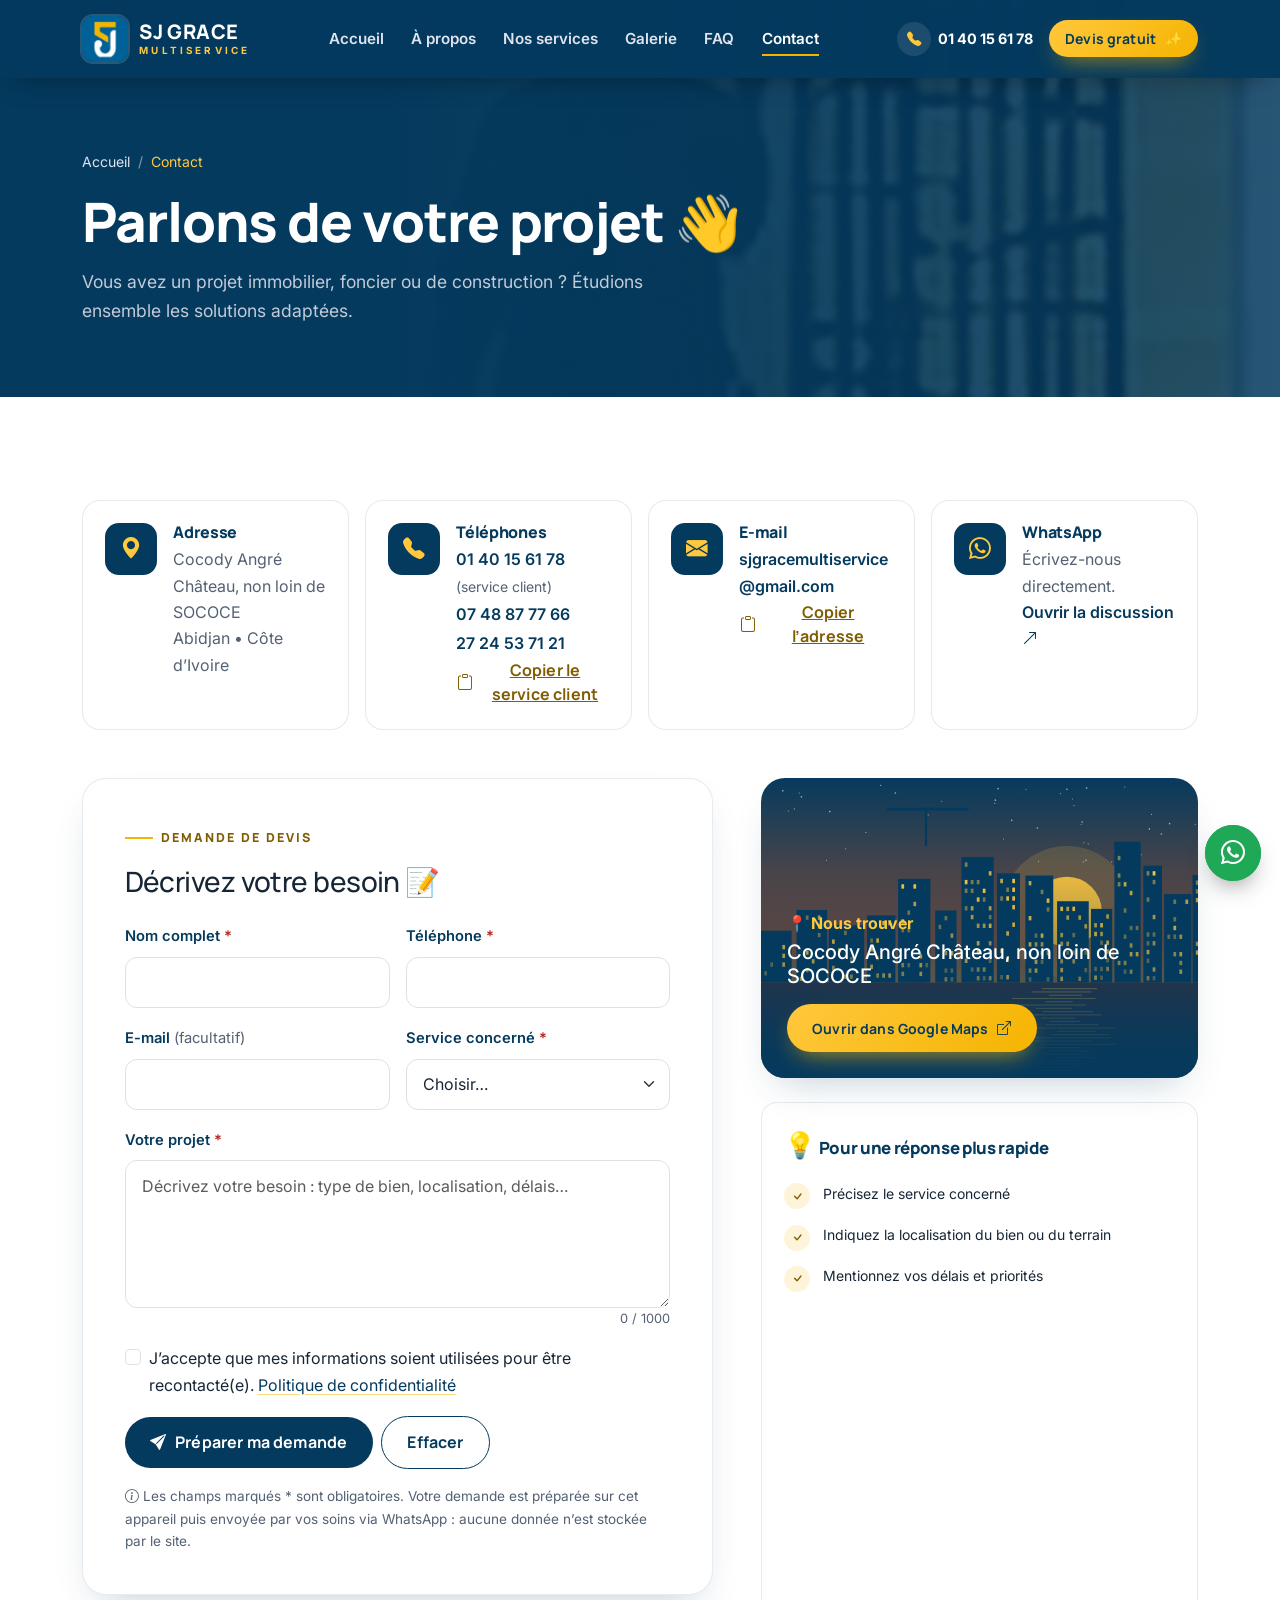
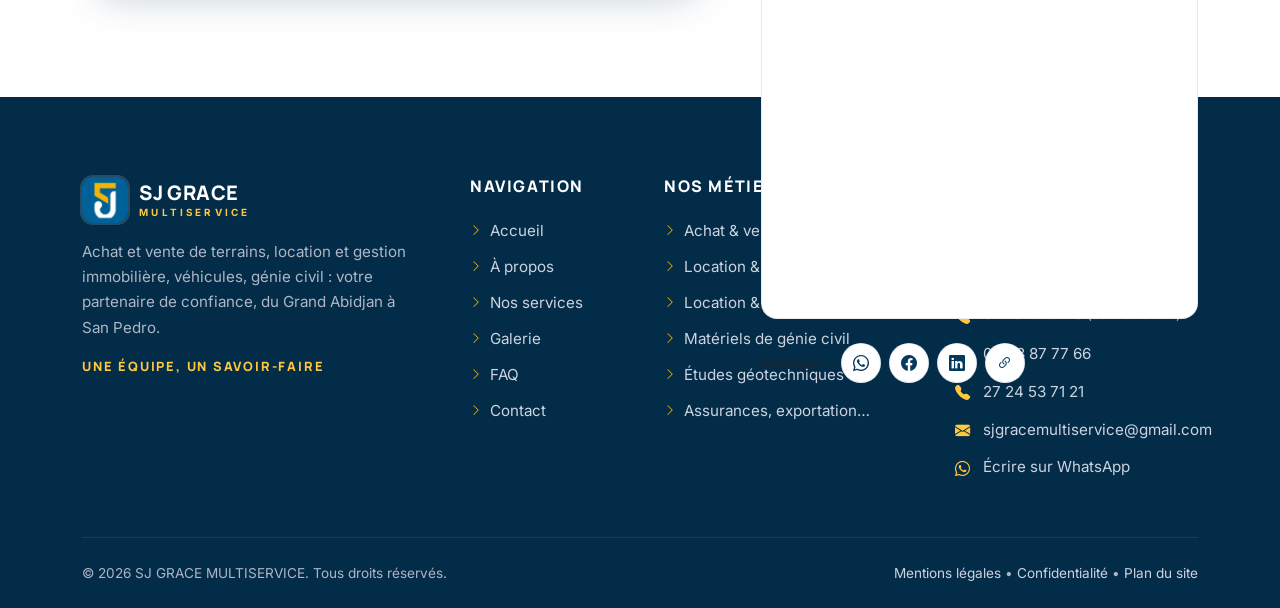
<file: SJGRACE/pages/contact.html>
<!DOCTYPE html>
<html lang="fr">
<head>
<meta charset="utf-8">
<meta name="viewport" content="width=device-width, initial-scale=1">
<title>Contact | Devis gratuit — SJ GRACE MULTISERVICE, Cocody Angré Château</title>
<meta name="description" content="Contactez SJ GRACE MULTISERVICE à Cocody Angré Château, Abidjan : service client 01 40 15 61 78 • 07 48 87 77 66 • sjgracemultiservice@gmail.com. Parlons de votre projet immobilier, foncier ou de construction.">
<meta name="robots" content="index, follow">
<meta name="theme-color" content="#0f1f3d">
<meta name="referrer" content="strict-origin-when-cross-origin">
<link rel="canonical" href="https://www.votre-domaine.ci/pages/contact.html">
<meta property="og:type" content="website">
<meta property="og:locale" content="fr_FR">
<meta property="og:site_name" content="SJ GRACE MULTISERVICE">
<meta property="og:title" content="Contact | Devis gratuit — SJ GRACE MULTISERVICE, Cocody Angré Château">
<meta property="og:description" content="Contactez SJ GRACE MULTISERVICE à Cocody Angré Château, Abidjan : service client 01 40 15 61 78 • 07 48 87 77 66 • sjgracemultiservice@gmail.com. Parlons de votre projet immobilier, foncier ou de construction.">
<meta property="og:url" content="https://www.votre-domaine.ci/pages/contact.html">
<meta property="og:image" content="https://www.votre-domaine.ci/assets/images/og-sjgrace.jpg">
<meta name="twitter:card" content="summary_large_image">
<link rel="icon" href="../assets/icons/favicon-32.png" sizes="32x32" type="image/png">
<link rel="apple-touch-icon" href="../assets/icons/apple-touch-icon.png">
<link rel="preconnect" href="https://fonts.googleapis.com">
<link rel="preconnect" href="https://fonts.gstatic.com" crossorigin>
<link href="https://fonts.googleapis.com/css2?family=Inter:wght@400;500;600;700&amp;family=Manrope:wght@600;700;800&amp;display=swap" rel="stylesheet">
<link rel="stylesheet" href="../assets/vendor/bootstrap/bootstrap.min.css">
<link rel="stylesheet" href="../assets/vendor/bootstrap-icons/bootstrap-icons.min.css">
<link rel="stylesheet" href="../assets/css/style.css">
<link rel="stylesheet" href="../assets/css/animations.css">
<link rel="stylesheet" href="../assets/css/responsive.css">
<script type="application/ld+json">{"@context": "https://schema.org", "@type": "LocalBusiness", "name": "SJ GRACE MULTISERVICE", "description": "Achat et vente de terrains, location et gestion immobilière, location et vente de véhicules, assurances, matériels de génie civil, études géotechniques, exportation et prestations diverses.", "slogan": "Une équipe, un savoir-faire", "url": "https://www.votre-domaine.ci/", "image": "https://www.votre-domaine.ci/assets/images/og-sjgrace.jpg", "telephone": ["+2250140156178", "+2250748877766", "+2252724537121"], "email": "sjgracemultiservice@gmail.com", "logo": "https://www.votre-domaine.ci/assets/icons/icon-512.png", "employee": {"@type": "Person", "name": "Siméon N'GUESSAN", "jobTitle": "Directeur Général"}, "address": {"@type": "PostalAddress", "streetAddress": "Cocody Angré Château, non loin de SOCOCE", "addressLocality": "Abidjan", "addressCountry": "CI"}, "areaServed": [{"@type": "City", "name": "Abidjan"}, {"@type": "City", "name": "Yamoussoukro"}, {"@type": "City", "name": "Bouaké"}, {"@type": "City", "name": "Daloa"}, {"@type": "City", "name": "San Pedro"}]}</script>
</head><body>
<a class="skip-link" href="#contenu">Aller au contenu</a>
<header class="site-header is-solid">
  <nav class="navbar navbar-expand-lg" aria-label="Navigation principale">
    <div class="container">
      <a class="brand" href="../index.html" aria-label="SJ GRACE MULTISERVICE — accueil">
        <picture><source srcset="../assets/icons/logo-sj.webp" type="image/webp"><img src="../assets/icons/logo-sj.png" alt="" width="46" height="46"></picture>
        <span class="brand-text"><span class="brand-name">SJ GRACE</span><span class="brand-sub">MULTISERVICE</span></span>
      </a>
      <button class="navbar-toggler" type="button" data-bs-toggle="collapse" data-bs-target="#menuPrincipal" aria-controls="menuPrincipal" aria-expanded="false" aria-label="Ouvrir le menu"><i class="bi bi-list" aria-hidden="true"></i></button>
      <div class="collapse navbar-collapse" id="menuPrincipal">
        <ul class="navbar-nav mx-auto"><li class="nav-item"><a class="nav-link" href="../index.html">Accueil</a></li><li class="nav-item"><a class="nav-link" href="../pages/a-propos.html">À propos</a></li><li class="nav-item"><a class="nav-link" href="../pages/services.html">Nos services</a></li><li class="nav-item"><a class="nav-link" href="../pages/galerie.html">Galerie</a></li><li class="nav-item"><a class="nav-link" href="../pages/faq.html">FAQ</a></li><li class="nav-item"><a class="nav-link active" href="../pages/contact.html" aria-current="page">Contact</a></li></ul>
        <div class="d-flex align-items-center gap-3 mt-3 mt-lg-0">
          <a class="header-phone d-lg-none d-xl-inline-flex" href="tel:+2250140156178"><i class="bi bi-telephone-fill" aria-hidden="true"></i>01&nbsp;40&nbsp;15&nbsp;61&nbsp;78</a>
          <a class="btn btn-gold btn-sm px-3 py-2" href="../pages/contact.html">Devis gratuit <span class="emoji" aria-hidden="true">✨</span></a>
        </div>
      </div>
    </div>
  </nav>
</header>
<main id="contenu">
<section class="page-hero">
  <picture><source srcset="../assets/images/photos/chantier-coucher.webp" type="image/webp"><img src="../assets/images/photos/chantier-coucher.jpg" alt="" width="396" height="753" class="" fetchpriority="high"></picture>
  <div class="container">
    <nav aria-label="Fil d’Ariane"><ol class="breadcrumb"><li class="breadcrumb-item"><a href="../index.html">Accueil</a></li><li class="breadcrumb-item active" aria-current="page">Contact</li></ol></nav>
    <h1>Parlons de votre projet <span class="emoji" aria-hidden="true"><span class="wave">👋</span></span></h1>
    <p>Vous avez un projet immobilier, foncier ou de construction ? Étudions ensemble les solutions adaptées.</p>
  </div>
</section>
<section class="section" aria-labelledby="coord-titre">
  <div class="container">
    <h2 class="visually-hidden" id="coord-titre">Nos coordonnées</h2>
    <div class="row g-3 mb-5">
      <div class="col-sm-6 col-lg-3" data-reveal><div class="info-card"><span class="ico"><i class="bi bi-geo-alt-fill" aria-hidden="true"></i></span><div><h3>Adresse</h3><p>Cocody Angré Château, non loin de SOCOCE<br>Abidjan • Côte d’Ivoire</p></div></div></div>
      <div class="col-sm-6 col-lg-3" data-reveal style="--delay:.08s"><div class="info-card"><span class="ico"><i class="bi bi-telephone-fill" aria-hidden="true"></i></span><div><h3>Téléphones</h3><p><a href="tel:+2250140156178">01&nbsp;40&nbsp;15&nbsp;61&nbsp;78</a> <small>(service client)</small></p><p><a href="tel:+2250748877766">07&nbsp;48&nbsp;87&nbsp;77&nbsp;66</a></p><p><a href="tel:+2252724537121">27&nbsp;24&nbsp;53&nbsp;71&nbsp;21</a></p>
        <button class="btn btn-link p-0 small text-gold-ink" type="button" data-copy="01 40 15 61 78"><i class="bi bi-clipboard" aria-hidden="true"></i> Copier le service client</button></div></div></div>
      <div class="col-sm-6 col-lg-3" data-reveal style="--delay:.16s"><div class="info-card"><span class="ico"><i class="bi bi-envelope-fill" aria-hidden="true"></i></span><div><h3>E-mail</h3><p class="text-break-all"><a href="mailto:sjgracemultiservice@gmail.com">sjgracemultiservice@gmail.com</a></p>
        <button class="btn btn-link p-0 small text-gold-ink" type="button" data-copy="sjgracemultiservice@gmail.com"><i class="bi bi-clipboard" aria-hidden="true"></i> Copier l’adresse</button></div></div></div>
      <div class="col-sm-6 col-lg-3" data-reveal style="--delay:.24s"><div class="info-card"><span class="ico"><i class="bi bi-whatsapp" aria-hidden="true"></i></span><div><h3>WhatsApp</h3><p>Écrivez-nous directement.</p><a href="https://wa.me/2250140156178" target="_blank" rel="noopener">Ouvrir la discussion <i class="bi bi-arrow-up-right" aria-hidden="true"></i></a></div></div></div>
    </div>
    <div class="row g-5">
      <div class="col-lg-7" data-reveal="left">
        <div class="form-card">
          <span class="eyebrow">Demande de devis</span>
          <h2 class="h3 mb-4">Décrivez votre besoin <span class="emoji" aria-hidden="true">📝</span></h2>
          
<form data-form="contact" novalidate aria-describedby="c-note">
  <div class="row g-3">
    <div class="col-md-6 field">
      <label class="form-label" for="c-nom">Nom complet <span class="req" aria-hidden="true">*</span></label>
      <input class="form-control" id="c-nom" name="nom" type="text" autocomplete="name" maxlength="80" required>
      <div class="invalid-feedback"></div>
    </div>
    <div class="col-md-6 field">
      <label class="form-label" for="c-tel">Téléphone <span class="req" aria-hidden="true">*</span></label>
      <input class="form-control" id="c-tel" name="telephone" type="tel" autocomplete="tel" inputmode="tel" maxlength="20" required>
      <div class="invalid-feedback"></div>
    </div>
    <div class="col-md-6 field">
      <label class="form-label" for="c-email">E-mail <span class="text-muted-2 fw-normal">(facultatif)</span></label>
      <input class="form-control" id="c-email" name="email" type="email" autocomplete="email" maxlength="120">
      <div class="invalid-feedback"></div>
    </div>
    <div class="col-md-6 field">
      <label class="form-label" for="c-service">Service concerné <span class="req" aria-hidden="true">*</span></label>
      <select class="form-select" id="c-service" name="service" required><option value="">Choisir…</option><option>Achat ou vente de terrain</option><option>Gestion immobilière</option><option>Location de maison</option><option>Location de véhicule</option><option>Vente de véhicule</option><option>Assurances</option><option>Matériels de génie civil</option><option>Études géotechniques</option><option>Exportation</option><option>Prestations diverses</option></select>
      <div class="invalid-feedback"></div>
    </div>
    <div class="col-12 field">
      <label class="form-label" for="c-msg">Votre projet <span class="req" aria-hidden="true">*</span></label>
      <textarea class="form-control" id="c-msg" name="message" rows="5" maxlength="1000" required placeholder="Décrivez votre besoin : type de bien, localisation, délais…"></textarea>
      <div class="d-flex justify-content-between"><div class="invalid-feedback"></div><span class="char-count ms-auto" aria-hidden="true">0 / 1000</span></div>
    </div>
    <div class="d-none" aria-hidden="true"><label for="c-hp">Ne pas remplir</label><input id="c-hp" name="site_web" type="text" tabindex="-1" autocomplete="off"></div>
    <div class="col-12 field">
      <div class="form-check">
        <input class="form-check-input" type="checkbox" id="c-ok" name="consentement" required>
        <label class="form-check-label" for="c-ok">J’accepte que mes informations soient utilisées pour être recontacté(e). <a href="../pages/confidentialite.html">Politique de confidentialité</a></label>
        <div class="invalid-feedback"></div>
      </div>
    </div>
    <div class="col-12 d-flex flex-wrap gap-2 align-items-center">
      <button class="btn btn-navy" type="submit"><i class="bi bi-send-fill" aria-hidden="true"></i>Préparer ma demande</button>
      <button class="btn btn-outline-navy" type="reset">Effacer</button>
    </div>
    <p class="form-note col-12 mb-0" id="c-note"><i class="bi bi-info-circle" aria-hidden="true"></i> Les champs marqués * sont obligatoires. Votre demande est préparée sur cet appareil puis envoyée par vos soins via WhatsApp : aucune donnée n’est stockée par le site.</p>
  </div>
</form>
<div class="form-result" role="status" aria-live="polite">
  <p class="fw-bold mb-1 text-success"><span class="emoji" aria-hidden="true">✅</span> Votre demande est prête.</p>
  <p class="mb-3 small">Dernière étape : envoyez-la à notre équipe sur WhatsApp, ou copiez-la pour l’envoyer autrement.</p>
  <div class="d-flex flex-wrap gap-2">
    <a class="btn btn-whatsapp" data-wa-link href="https://wa.me/2250140156178" target="_blank" rel="noopener"><i class="bi bi-whatsapp" aria-hidden="true"></i>Envoyer sur WhatsApp</a>
    <button class="btn btn-outline-navy" type="button" data-copy-msg><i class="bi bi-clipboard" aria-hidden="true"></i>Copier le message</button>
  </div>
</div>
        </div>
      </div>
      <div class="col-lg-5" data-reveal="right">
        <div class="map-card mb-4">
          <img src="../assets/images/illustrations/illus-skyline.svg" alt="Illustration d’une ville au crépuscule" width="800" height="560" class="" loading="lazy" decoding="async">
          <div class="content"><p class="text-gold fw-bold mb-1"><span class="emoji" aria-hidden="true">📍</span> Nous trouver</p><p class="h5 text-white">Cocody Angré Château, non loin de SOCOCE</p>
          <a class="btn btn-gold btn-sm mt-2" href="https://www.google.com/maps/search/?api=1&amp;query=Cocody+Angr%C3%A9+Ch%C3%A2teau+Abidjan" target="_blank" rel="noopener">Ouvrir dans Google Maps <i class="bi bi-box-arrow-up-right" aria-hidden="true"></i></a></div>
        </div>
        <div class="mini-card">
          <h3><span class="emoji" aria-hidden="true">💡</span> Pour une réponse plus rapide</h3>
          <ul class="check-list mb-0 small"><li>Précisez le service concerné</li><li>Indiquez la localisation du bien ou du terrain</li><li>Mentionnez vos délais et priorités</li></ul>
        </div>
        <div class="mt-4"><div class="share" role="group" aria-label="Partager cette page"><span class="share-label">Partager :</span>
  <a data-share="whatsapp" href="#" target="_blank" rel="noopener" aria-label="Partager sur WhatsApp"><i class="bi bi-whatsapp" aria-hidden="true"></i></a>
  <a data-share="facebook" href="#" target="_blank" rel="noopener" aria-label="Partager sur Facebook"><i class="bi bi-facebook" aria-hidden="true"></i></a>
  <a data-share="linkedin" href="#" target="_blank" rel="noopener" aria-label="Partager sur LinkedIn"><i class="bi bi-linkedin" aria-hidden="true"></i></a>
  <button type="button" data-share="copier" aria-label="Copier le lien de la page"><i class="bi bi-link-45deg" aria-hidden="true"></i></button>
</div></div>
      </div>
    </div>
  </div>
</section></main>
<footer class="site-footer">
  <div class="container">
    <div class="row g-5">
      <div class="col-lg-4">
        <a class="brand mb-3" href="../index.html"><picture><source srcset="../assets/icons/logo-sj.webp" type="image/webp"><img src="../assets/icons/logo-sj.png" alt="" width="46" height="46"></picture><span class="brand-text"><span class="brand-name">SJ GRACE</span><span class="brand-sub">MULTISERVICE</span></span></a>
        <p class="mt-3">Achat et vente de terrains, location et gestion immobilière, véhicules, génie civil : votre partenaire de confiance, du Grand Abidjan à San Pedro.</p>
        <p class="footer-tagline mb-0">Une équipe, un savoir-faire</p>
      </div>
      <div class="col-6 col-lg-2"><h2>Navigation</h2><ul class="footer-links"><li><a href="../index.html"><i class="bi bi-chevron-right" aria-hidden="true"></i>Accueil</a></li><li><a href="../pages/a-propos.html"><i class="bi bi-chevron-right" aria-hidden="true"></i>À propos</a></li><li><a href="../pages/services.html"><i class="bi bi-chevron-right" aria-hidden="true"></i>Nos services</a></li><li><a href="../pages/galerie.html"><i class="bi bi-chevron-right" aria-hidden="true"></i>Galerie</a></li><li><a href="../pages/faq.html"><i class="bi bi-chevron-right" aria-hidden="true"></i>FAQ</a></li><li><a href="../pages/contact.html"><i class="bi bi-chevron-right" aria-hidden="true"></i>Contact</a></li></ul></div>
      <div class="col-6 col-lg-3"><h2>Nos métiers</h2><ul class="footer-links"><li><a href="../pages/services.html#foncier"><i class="bi bi-chevron-right" aria-hidden="true"></i>Achat &amp; vente de terrains</a></li><li><a href="../pages/services.html#immobilier"><i class="bi bi-chevron-right" aria-hidden="true"></i>Location &amp; gestion immobilière</a></li><li><a href="../pages/services.html#vehicules"><i class="bi bi-chevron-right" aria-hidden="true"></i>Location &amp; vente de véhicules</a></li><li><a href="../pages/services.html#genie-civil"><i class="bi bi-chevron-right" aria-hidden="true"></i>Matériels de génie civil</a></li><li><a href="../pages/services.html#geotechnique"><i class="bi bi-chevron-right" aria-hidden="true"></i>Études géotechniques</a></li><li><a href="../pages/services.html#complementaires"><i class="bi bi-chevron-right" aria-hidden="true"></i>Assurances, exportation…</a></li></ul></div>
      <div class="col-lg-3">
        <h2>Contact</h2>
        <ul class="footer-links footer-contact">
          <li><i class="bi bi-geo-alt-fill" aria-hidden="true"></i><span>Cocody Angré Château, non loin de SOCOCE<br>Abidjan • Côte d’Ivoire</span></li>
          <li><i class="bi bi-telephone-fill" aria-hidden="true"></i><span><a href="tel:+2250140156178">01&nbsp;40&nbsp;15&nbsp;61&nbsp;78</a> <small>(service client)</small></span></li>
          <li><i class="bi bi-phone-fill" aria-hidden="true"></i><a href="tel:+2250748877766">07&nbsp;48&nbsp;87&nbsp;77&nbsp;66</a></li>
          <li><i class="bi bi-telephone-fill" aria-hidden="true"></i><a href="tel:+2252724537121">27&nbsp;24&nbsp;53&nbsp;71&nbsp;21</a></li>
          <li><i class="bi bi-envelope-fill" aria-hidden="true"></i><a href="mailto:sjgracemultiservice@gmail.com">sjgracemultiservice@gmail.com</a></li>
          <li><i class="bi bi-whatsapp" aria-hidden="true"></i><a href="https://wa.me/2250140156178" target="_blank" rel="noopener">Écrire sur WhatsApp</a></li>
        </ul>
      </div>
    </div>
    <div class="footer-bottom d-flex flex-column flex-md-row gap-2 justify-content-between">
      <p class="mb-0">© <span data-annee>2026</span> SJ GRACE MULTISERVICE. Tous droits réservés.</p>
      <p class="mb-0"><a href="../pages/mentions-legales.html">Mentions légales</a> • <a href="../pages/confidentialite.html">Confidentialité</a> • <a href="../sitemap.xml">Plan du site</a></p>
    </div>
  </div>
</footer>
<div class="fab-stack">
  <button class="fab fab-top" type="button" aria-label="Retour en haut de page"><i class="bi bi-arrow-up" aria-hidden="true"></i></button>
  <a class="fab fab-wa" href="https://wa.me/2250140156178?text=Bonjour%20SJ%20GRACE%20MULTISERVICE%20%F0%9F%91%8B" target="_blank" rel="noopener" aria-label="Discuter sur WhatsApp"><i class="bi bi-whatsapp" aria-hidden="true"></i></a>
</div>
<script src="../assets/vendor/bootstrap/bootstrap.bundle.min.js" defer></script>
<script src="../assets/js/main.js" defer></script>
<script src="../assets/js/animations.js" defer></script>
<script src="../assets/js/formulaire.js" defer></script>
</body>
</html>
</file>
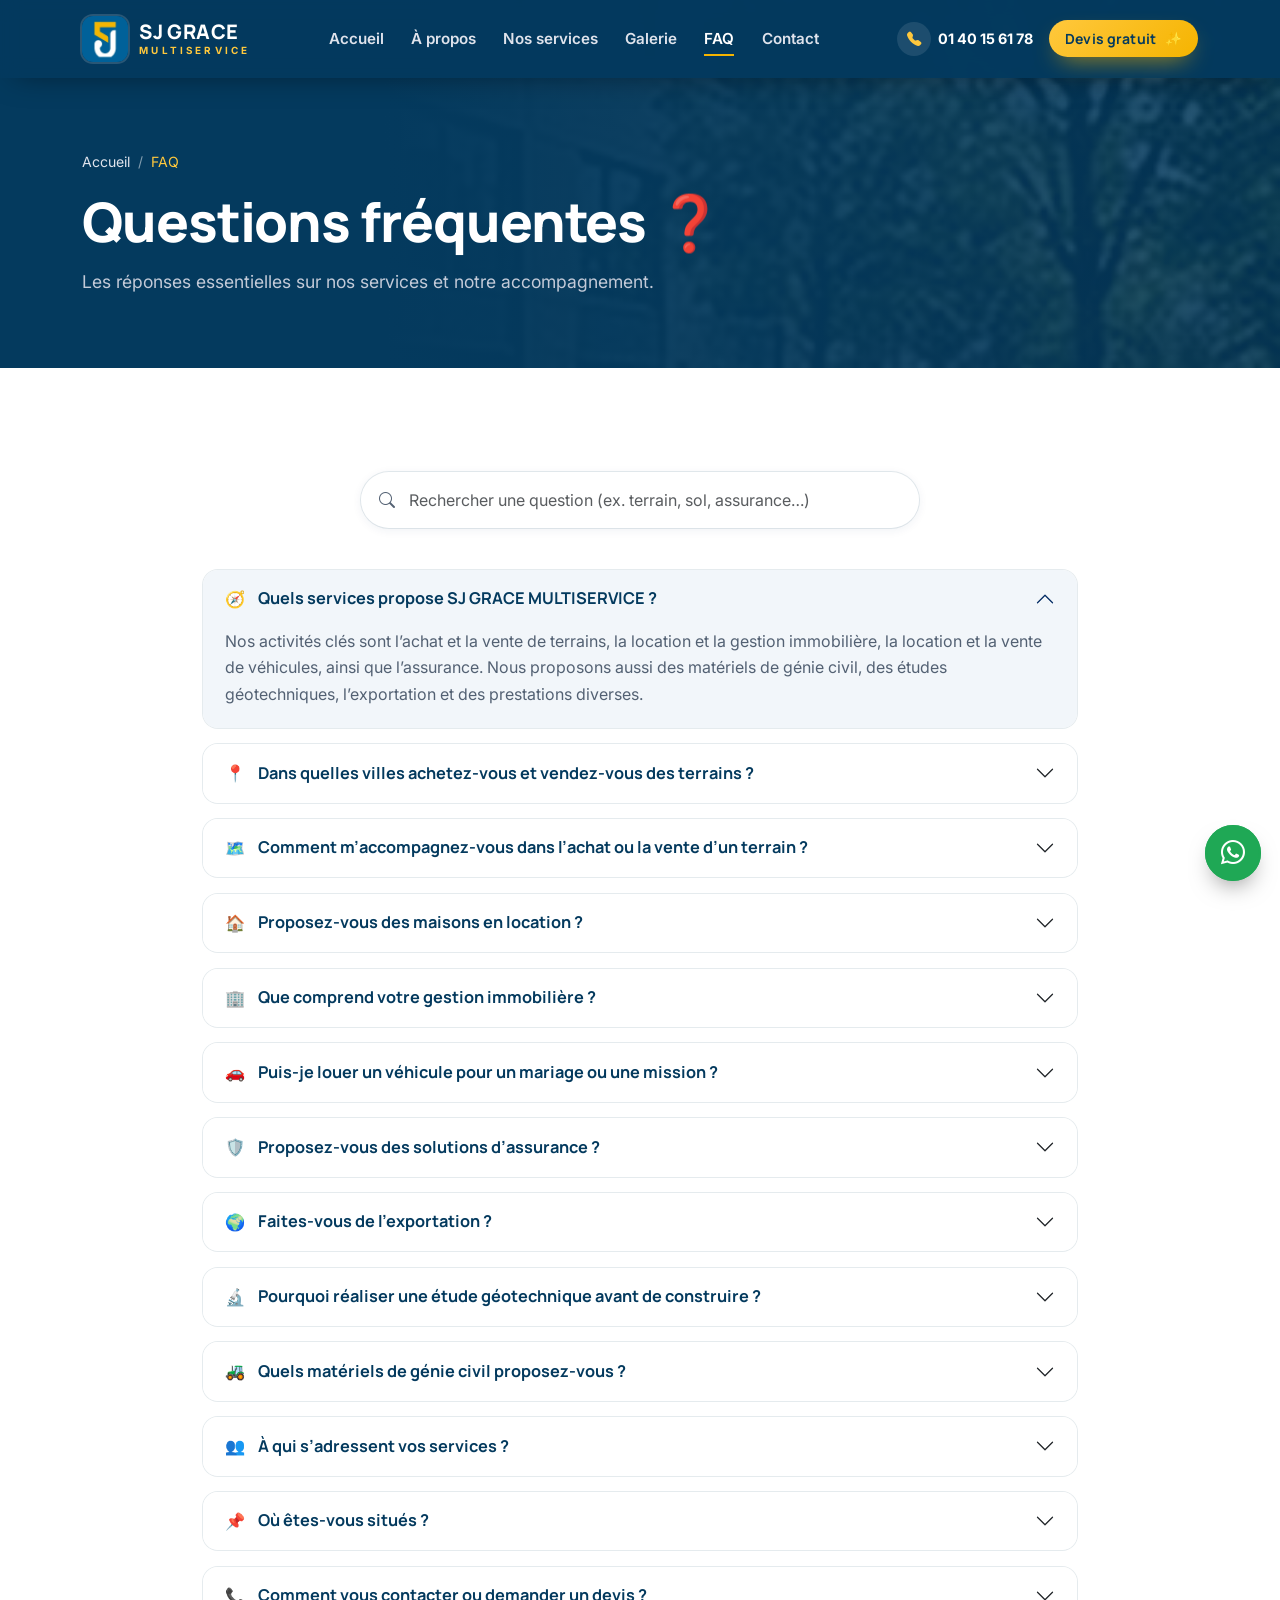
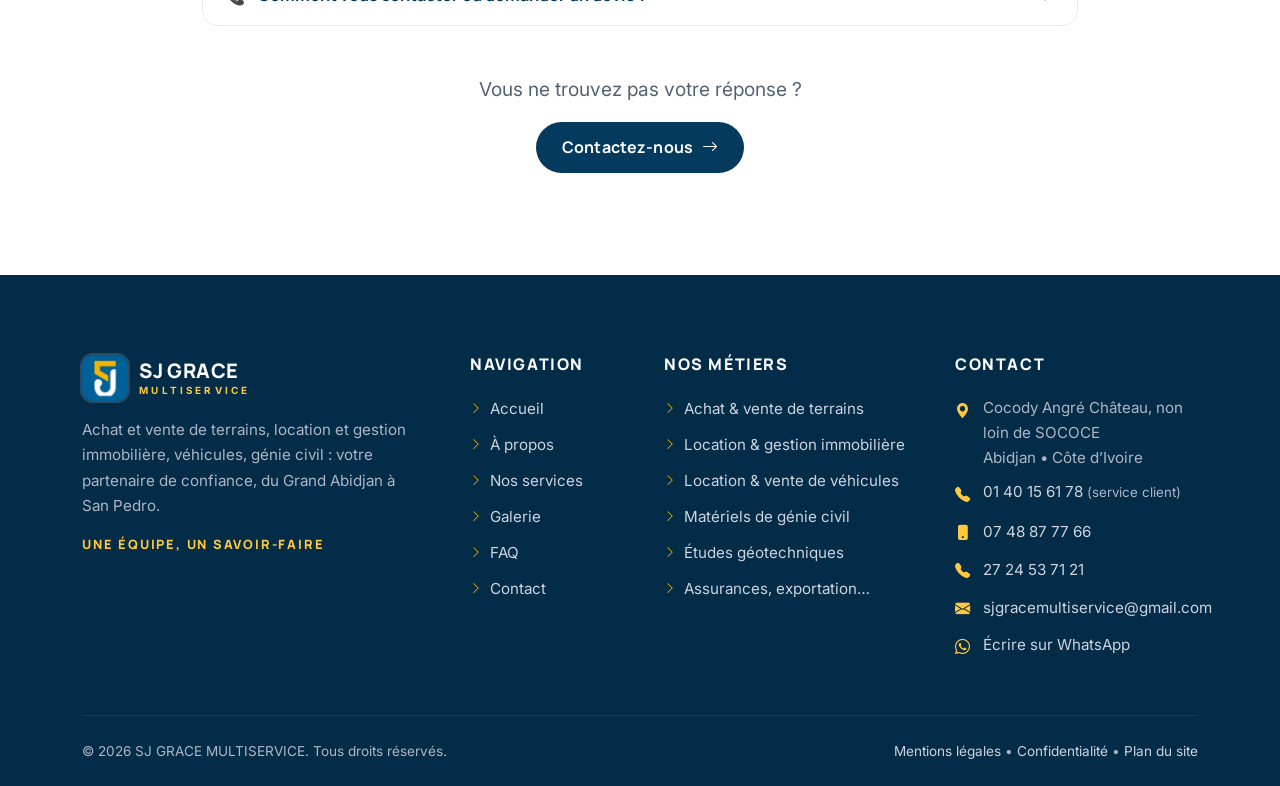
<file: SJGRACE/pages/faq.html>
<!DOCTYPE html>
<html lang="fr">
<head>
<meta charset="utf-8">
<meta name="viewport" content="width=device-width, initial-scale=1">
<title>FAQ | Questions fréquentes — SJ GRACE MULTISERVICE</title>
<meta name="description" content="Réponses aux questions fréquentes sur les services SJ GRACE MULTISERVICE : gestion immobilière, terrains, génie civil, études géotechniques, assurances, véhicules et contact.">
<meta name="robots" content="index, follow">
<meta name="theme-color" content="#0f1f3d">
<meta name="referrer" content="strict-origin-when-cross-origin">
<link rel="canonical" href="https://www.votre-domaine.ci/pages/faq.html">
<meta property="og:type" content="website">
<meta property="og:locale" content="fr_FR">
<meta property="og:site_name" content="SJ GRACE MULTISERVICE">
<meta property="og:title" content="FAQ | Questions fréquentes — SJ GRACE MULTISERVICE">
<meta property="og:description" content="Réponses aux questions fréquentes sur les services SJ GRACE MULTISERVICE : gestion immobilière, terrains, génie civil, études géotechniques, assurances, véhicules et contact.">
<meta property="og:url" content="https://www.votre-domaine.ci/pages/faq.html">
<meta property="og:image" content="https://www.votre-domaine.ci/assets/images/og-sjgrace.jpg">
<meta name="twitter:card" content="summary_large_image">
<link rel="icon" href="../assets/icons/favicon-32.png" sizes="32x32" type="image/png">
<link rel="apple-touch-icon" href="../assets/icons/apple-touch-icon.png">
<link rel="preconnect" href="https://fonts.googleapis.com">
<link rel="preconnect" href="https://fonts.gstatic.com" crossorigin>
<link href="https://fonts.googleapis.com/css2?family=Inter:wght@400;500;600;700&amp;family=Manrope:wght@600;700;800&amp;display=swap" rel="stylesheet">
<link rel="stylesheet" href="../assets/vendor/bootstrap/bootstrap.min.css">
<link rel="stylesheet" href="../assets/vendor/bootstrap-icons/bootstrap-icons.min.css">
<link rel="stylesheet" href="../assets/css/style.css">
<link rel="stylesheet" href="../assets/css/animations.css">
<link rel="stylesheet" href="../assets/css/responsive.css">
<script type="application/ld+json">{"@context": "https://schema.org", "@type": "LocalBusiness", "name": "SJ GRACE MULTISERVICE", "description": "Achat et vente de terrains, location et gestion immobilière, location et vente de véhicules, assurances, matériels de génie civil, études géotechniques, exportation et prestations diverses.", "slogan": "Une équipe, un savoir-faire", "url": "https://www.votre-domaine.ci/", "image": "https://www.votre-domaine.ci/assets/images/og-sjgrace.jpg", "telephone": ["+2250140156178", "+2250748877766", "+2252724537121"], "email": "sjgracemultiservice@gmail.com", "logo": "https://www.votre-domaine.ci/assets/icons/icon-512.png", "employee": {"@type": "Person", "name": "Siméon N'GUESSAN", "jobTitle": "Directeur Général"}, "address": {"@type": "PostalAddress", "streetAddress": "Cocody Angré Château, non loin de SOCOCE", "addressLocality": "Abidjan", "addressCountry": "CI"}, "areaServed": [{"@type": "City", "name": "Abidjan"}, {"@type": "City", "name": "Yamoussoukro"}, {"@type": "City", "name": "Bouaké"}, {"@type": "City", "name": "Daloa"}, {"@type": "City", "name": "San Pedro"}]}</script><script type="application/ld+json">{"@context": "https://schema.org", "@type": "FAQPage", "mainEntity": [{"@type": "Question", "name": "Quels services propose SJ GRACE MULTISERVICE ?", "acceptedAnswer": {"@type": "Answer", "text": "Nos activités clés sont l’achat et la vente de terrains, la location et la gestion immobilière, la location et la vente de véhicules, ainsi que l’assurance. Nous proposons aussi des matériels de génie civil, des études géotechniques, l’exportation et des prestations diverses."}}, {"@type": "Question", "name": "Dans quelles villes achetez-vous et vendez-vous des terrains ?", "acceptedAnswer": {"@type": "Answer", "text": "Nous vous accompagnons dans l’achat et la vente de terrains, en toute sécurité, dans le Grand Abidjan, à Yamoussoukro, Bouaké, Daloa et San Pedro."}}, {"@type": "Question", "name": "Comment m’accompagnez-vous dans l’achat ou la vente d’un terrain ?", "acceptedAnswer": {"@type": "Answer", "text": "Notre accompagnement comprend l’évaluation foncière (potentiel et valeur du terrain), l’étude de viabilité (contraintes et possibilités d’aménagement), la commercialisation auprès d’acquéreurs ciblés et l’accompagnement dans les démarches jusqu’à la transaction."}}, {"@type": "Question", "name": "Proposez-vous des maisons en location ?", "acceptedAnswer": {"@type": "Answer", "text": "Oui, nous proposons la location de maisons à Abidjan et à Yamoussoukro. Indiquez-nous la ville et le type de logement recherché via le formulaire de contact."}}, {"@type": "Question", "name": "Que comprend votre gestion immobilière ?", "acceptedAnswer": {"@type": "Answer", "text": "Nous assurons l’administration locative et le suivi des contrats, la maintenance préventive et corrective, le suivi des loyers et l’optimisation de la rentabilité, ainsi qu’un reporting clair et régulier, pour des biens résidentiels, commerciaux ou professionnels."}}, {"@type": "Question", "name": "Puis-je louer un véhicule pour un mariage ou une mission ?", "acceptedAnswer": {"@type": "Answer", "text": "Oui. Nous louons des véhicules pour vos missions, vos mariages et autres événements. Nous proposons également la vente de véhicules."}}, {"@type": "Question", "name": "Proposez-vous des solutions d’assurance ?", "acceptedAnswer": {"@type": "Answer", "text": "Oui. Nous proposons des solutions d’assurance adaptées pour contribuer à la protection de vos biens, de vos véhicules et de vos investissements."}}, {"@type": "Question", "name": "Faites-vous de l’exportation ?", "acceptedAnswer": {"@type": "Answer", "text": "Oui, l’exportation fait partie de nos activités. Contactez-nous pour nous présenter votre besoin."}}, {"@type": "Question", "name": "Pourquoi réaliser une étude géotechnique avant de construire ?", "acceptedAnswer": {"@type": "Answer", "text": "La réussite d’un projet dépend aussi de la compréhension des caractéristiques du terrain. L’étude géotechnique analyse les propriétés mécaniques et physiques du sol, fournit des recommandations pour les fondations et permet d’identifier les contraintes pour prévenir les risques."}}, {"@type": "Question", "name": "Quels matériels de génie civil proposez-vous ?", "acceptedAnswer": {"@type": "Answer", "text": "Nous proposons des matériaux de construction, des équipements lourds et engins de terrassement, ainsi que de l’outillage professionnel, adaptés aux besoins des chantiers."}}, {"@type": "Question", "name": "À qui s’adressent vos services ?", "acceptedAnswer": {"@type": "Answer", "text": "Nous accompagnons les particuliers, les propriétaires, les investisseurs et les entreprises."}}, {"@type": "Question", "name": "Où êtes-vous situés ?", "acceptedAnswer": {"@type": "Answer", "text": "Nous sommes situés à Cocody Angré Château, non loin de SOCOCE, à Abidjan (Côte d’Ivoire)."}}, {"@type": "Question", "name": "Comment vous contacter ou demander un devis ?", "acceptedAnswer": {"@type": "Answer", "text": "Appelez notre service client au 01 40 15 61 78 ou le 07 48 87 77 66, écrivez-nous à sjgracemultiservice@gmail.com, ou remplissez le formulaire de la page Contact : votre demande est préparée et vous l’envoyez via WhatsApp."}}]}</script>
</head><body>
<a class="skip-link" href="#contenu">Aller au contenu</a>
<header class="site-header is-solid">
  <nav class="navbar navbar-expand-lg" aria-label="Navigation principale">
    <div class="container">
      <a class="brand" href="../index.html" aria-label="SJ GRACE MULTISERVICE — accueil">
        <picture><source srcset="../assets/icons/logo-sj.webp" type="image/webp"><img src="../assets/icons/logo-sj.png" alt="" width="46" height="46"></picture>
        <span class="brand-text"><span class="brand-name">SJ GRACE</span><span class="brand-sub">MULTISERVICE</span></span>
      </a>
      <button class="navbar-toggler" type="button" data-bs-toggle="collapse" data-bs-target="#menuPrincipal" aria-controls="menuPrincipal" aria-expanded="false" aria-label="Ouvrir le menu"><i class="bi bi-list" aria-hidden="true"></i></button>
      <div class="collapse navbar-collapse" id="menuPrincipal">
        <ul class="navbar-nav mx-auto"><li class="nav-item"><a class="nav-link" href="../index.html">Accueil</a></li><li class="nav-item"><a class="nav-link" href="../pages/a-propos.html">À propos</a></li><li class="nav-item"><a class="nav-link" href="../pages/services.html">Nos services</a></li><li class="nav-item"><a class="nav-link" href="../pages/galerie.html">Galerie</a></li><li class="nav-item"><a class="nav-link active" href="../pages/faq.html" aria-current="page">FAQ</a></li><li class="nav-item"><a class="nav-link" href="../pages/contact.html">Contact</a></li></ul>
        <div class="d-flex align-items-center gap-3 mt-3 mt-lg-0">
          <a class="header-phone d-lg-none d-xl-inline-flex" href="tel:+2250140156178"><i class="bi bi-telephone-fill" aria-hidden="true"></i>01&nbsp;40&nbsp;15&nbsp;61&nbsp;78</a>
          <a class="btn btn-gold btn-sm px-3 py-2" href="../pages/contact.html">Devis gratuit <span class="emoji" aria-hidden="true">✨</span></a>
        </div>
      </div>
    </div>
  </nav>
</header>
<main id="contenu">
<section class="page-hero">
  <picture><source srcset="../assets/images/photos/immeuble-verdure.webp" type="image/webp"><img src="../assets/images/photos/immeuble-verdure.jpg" alt="" width="396" height="630" class="" fetchpriority="high"></picture>
  <div class="container">
    <nav aria-label="Fil d’Ariane"><ol class="breadcrumb"><li class="breadcrumb-item"><a href="../index.html">Accueil</a></li><li class="breadcrumb-item active" aria-current="page">FAQ</li></ol></nav>
    <h1>Questions fréquentes <span class="emoji" aria-hidden="true">❓</span></h1>
    <p>Les réponses essentielles sur nos services et notre accompagnement.</p>
  </div>
</section>
<section class="section" aria-labelledby="faq-titre">
  <div class="container" style="max-width:900px">
    <h2 class="visually-hidden" id="faq-titre">Liste des questions</h2>
    <div class="faq-search" role="search">
      <label class="visually-hidden" for="faqRecherche">Rechercher dans la FAQ</label>
      <i class="bi bi-search" aria-hidden="true"></i>
      <input class="form-control" id="faqRecherche" type="search" placeholder="Rechercher une question (ex. terrain, sol, assurance…)" autocomplete="off">
      <p class="small text-muted-2 text-center mt-2 mb-0" id="faqStatut" aria-live="polite"></p>
    </div>
    <div class="accordion accordion-pro" id="faqListe">
      <div class="accordion-item" data-reveal>
        <h3 class="accordion-header"><button class="accordion-button" type="button" data-bs-toggle="collapse" data-bs-target="#q0" aria-expanded="true" aria-controls="q0"><span class="emoji" aria-hidden="true">🧭</span>Quels services propose SJ GRACE MULTISERVICE ?</button></h3>
        <div id="q0" class="accordion-collapse collapse show" data-bs-parent="#faqListe"><div class="accordion-body">Nos activités clés sont l’achat et la vente de terrains, la location et la gestion immobilière, la location et la vente de véhicules, ainsi que l’assurance. Nous proposons aussi des matériels de génie civil, des études géotechniques, l’exportation et des prestations diverses.</div></div>
      </div>
      <div class="accordion-item" data-reveal>
        <h3 class="accordion-header"><button class="accordion-button collapsed" type="button" data-bs-toggle="collapse" data-bs-target="#q1" aria-expanded="false" aria-controls="q1"><span class="emoji" aria-hidden="true">📍</span>Dans quelles villes achetez-vous et vendez-vous des terrains ?</button></h3>
        <div id="q1" class="accordion-collapse collapse" data-bs-parent="#faqListe"><div class="accordion-body">Nous vous accompagnons dans l’achat et la vente de terrains, en toute sécurité, dans le Grand Abidjan, à Yamoussoukro, Bouaké, Daloa et San Pedro.</div></div>
      </div>
      <div class="accordion-item" data-reveal>
        <h3 class="accordion-header"><button class="accordion-button collapsed" type="button" data-bs-toggle="collapse" data-bs-target="#q2" aria-expanded="false" aria-controls="q2"><span class="emoji" aria-hidden="true">🗺️</span>Comment m’accompagnez-vous dans l’achat ou la vente d’un terrain ?</button></h3>
        <div id="q2" class="accordion-collapse collapse" data-bs-parent="#faqListe"><div class="accordion-body">Notre accompagnement comprend l’évaluation foncière (potentiel et valeur du terrain), l’étude de viabilité (contraintes et possibilités d’aménagement), la commercialisation auprès d’acquéreurs ciblés et l’accompagnement dans les démarches jusqu’à la transaction.</div></div>
      </div>
      <div class="accordion-item" data-reveal>
        <h3 class="accordion-header"><button class="accordion-button collapsed" type="button" data-bs-toggle="collapse" data-bs-target="#q3" aria-expanded="false" aria-controls="q3"><span class="emoji" aria-hidden="true">🏠</span>Proposez-vous des maisons en location ?</button></h3>
        <div id="q3" class="accordion-collapse collapse" data-bs-parent="#faqListe"><div class="accordion-body">Oui, nous proposons la location de maisons à Abidjan et à Yamoussoukro. Indiquez-nous la ville et le type de logement recherché via le formulaire de contact.</div></div>
      </div>
      <div class="accordion-item" data-reveal>
        <h3 class="accordion-header"><button class="accordion-button collapsed" type="button" data-bs-toggle="collapse" data-bs-target="#q4" aria-expanded="false" aria-controls="q4"><span class="emoji" aria-hidden="true">🏢</span>Que comprend votre gestion immobilière ?</button></h3>
        <div id="q4" class="accordion-collapse collapse" data-bs-parent="#faqListe"><div class="accordion-body">Nous assurons l’administration locative et le suivi des contrats, la maintenance préventive et corrective, le suivi des loyers et l’optimisation de la rentabilité, ainsi qu’un reporting clair et régulier, pour des biens résidentiels, commerciaux ou professionnels.</div></div>
      </div>
      <div class="accordion-item" data-reveal>
        <h3 class="accordion-header"><button class="accordion-button collapsed" type="button" data-bs-toggle="collapse" data-bs-target="#q5" aria-expanded="false" aria-controls="q5"><span class="emoji" aria-hidden="true">🚗</span>Puis-je louer un véhicule pour un mariage ou une mission ?</button></h3>
        <div id="q5" class="accordion-collapse collapse" data-bs-parent="#faqListe"><div class="accordion-body">Oui. Nous louons des véhicules pour vos missions, vos mariages et autres événements. Nous proposons également la vente de véhicules.</div></div>
      </div>
      <div class="accordion-item" data-reveal>
        <h3 class="accordion-header"><button class="accordion-button collapsed" type="button" data-bs-toggle="collapse" data-bs-target="#q6" aria-expanded="false" aria-controls="q6"><span class="emoji" aria-hidden="true">🛡️</span>Proposez-vous des solutions d’assurance ?</button></h3>
        <div id="q6" class="accordion-collapse collapse" data-bs-parent="#faqListe"><div class="accordion-body">Oui. Nous proposons des solutions d’assurance adaptées pour contribuer à la protection de vos biens, de vos véhicules et de vos investissements.</div></div>
      </div>
      <div class="accordion-item" data-reveal>
        <h3 class="accordion-header"><button class="accordion-button collapsed" type="button" data-bs-toggle="collapse" data-bs-target="#q7" aria-expanded="false" aria-controls="q7"><span class="emoji" aria-hidden="true">🌍</span>Faites-vous de l’exportation ?</button></h3>
        <div id="q7" class="accordion-collapse collapse" data-bs-parent="#faqListe"><div class="accordion-body">Oui, l’exportation fait partie de nos activités. Contactez-nous pour nous présenter votre besoin.</div></div>
      </div>
      <div class="accordion-item" data-reveal>
        <h3 class="accordion-header"><button class="accordion-button collapsed" type="button" data-bs-toggle="collapse" data-bs-target="#q8" aria-expanded="false" aria-controls="q8"><span class="emoji" aria-hidden="true">🔬</span>Pourquoi réaliser une étude géotechnique avant de construire ?</button></h3>
        <div id="q8" class="accordion-collapse collapse" data-bs-parent="#faqListe"><div class="accordion-body">La réussite d’un projet dépend aussi de la compréhension des caractéristiques du terrain. L’étude géotechnique analyse les propriétés mécaniques et physiques du sol, fournit des recommandations pour les fondations et permet d’identifier les contraintes pour prévenir les risques.</div></div>
      </div>
      <div class="accordion-item" data-reveal>
        <h3 class="accordion-header"><button class="accordion-button collapsed" type="button" data-bs-toggle="collapse" data-bs-target="#q9" aria-expanded="false" aria-controls="q9"><span class="emoji" aria-hidden="true">🚜</span>Quels matériels de génie civil proposez-vous ?</button></h3>
        <div id="q9" class="accordion-collapse collapse" data-bs-parent="#faqListe"><div class="accordion-body">Nous proposons des matériaux de construction, des équipements lourds et engins de terrassement, ainsi que de l’outillage professionnel, adaptés aux besoins des chantiers.</div></div>
      </div>
      <div class="accordion-item" data-reveal>
        <h3 class="accordion-header"><button class="accordion-button collapsed" type="button" data-bs-toggle="collapse" data-bs-target="#q10" aria-expanded="false" aria-controls="q10"><span class="emoji" aria-hidden="true">👥</span>À qui s’adressent vos services ?</button></h3>
        <div id="q10" class="accordion-collapse collapse" data-bs-parent="#faqListe"><div class="accordion-body">Nous accompagnons les particuliers, les propriétaires, les investisseurs et les entreprises.</div></div>
      </div>
      <div class="accordion-item" data-reveal>
        <h3 class="accordion-header"><button class="accordion-button collapsed" type="button" data-bs-toggle="collapse" data-bs-target="#q11" aria-expanded="false" aria-controls="q11"><span class="emoji" aria-hidden="true">📌</span>Où êtes-vous situés ?</button></h3>
        <div id="q11" class="accordion-collapse collapse" data-bs-parent="#faqListe"><div class="accordion-body">Nous sommes situés à Cocody Angré Château, non loin de SOCOCE, à Abidjan (Côte d’Ivoire).</div></div>
      </div>
      <div class="accordion-item" data-reveal>
        <h3 class="accordion-header"><button class="accordion-button collapsed" type="button" data-bs-toggle="collapse" data-bs-target="#q12" aria-expanded="false" aria-controls="q12"><span class="emoji" aria-hidden="true">📞</span>Comment vous contacter ou demander un devis ?</button></h3>
        <div id="q12" class="accordion-collapse collapse" data-bs-parent="#faqListe"><div class="accordion-body">Appelez notre service client au 01 40 15 61 78 ou le 07 48 87 77 66, écrivez-nous à sjgracemultiservice@gmail.com, ou remplissez le formulaire de la page Contact : votre demande est préparée et vous l’envoyez via WhatsApp.</div></div>
      </div>
    </div>
    <p class="faq-empty"><span class="emoji fs-2 d-block mb-2" aria-hidden="true">🤔</span>Aucune question ne correspond. <a href="contact.html">Posez-nous directement votre question</a>.</p>
    <div class="text-center mt-5">
      <p class="lead-lg">Vous ne trouvez pas votre réponse ?</p>
      <a class="btn btn-navy" href="contact.html">Contactez-nous <i class="bi bi-arrow-right" aria-hidden="true"></i></a>
    </div>
  </div>
</section></main>
<footer class="site-footer">
  <div class="container">
    <div class="row g-5">
      <div class="col-lg-4">
        <a class="brand mb-3" href="../index.html"><picture><source srcset="../assets/icons/logo-sj.webp" type="image/webp"><img src="../assets/icons/logo-sj.png" alt="" width="46" height="46"></picture><span class="brand-text"><span class="brand-name">SJ GRACE</span><span class="brand-sub">MULTISERVICE</span></span></a>
        <p class="mt-3">Achat et vente de terrains, location et gestion immobilière, véhicules, génie civil : votre partenaire de confiance, du Grand Abidjan à San Pedro.</p>
        <p class="footer-tagline mb-0">Une équipe, un savoir-faire</p>
      </div>
      <div class="col-6 col-lg-2"><h2>Navigation</h2><ul class="footer-links"><li><a href="../index.html"><i class="bi bi-chevron-right" aria-hidden="true"></i>Accueil</a></li><li><a href="../pages/a-propos.html"><i class="bi bi-chevron-right" aria-hidden="true"></i>À propos</a></li><li><a href="../pages/services.html"><i class="bi bi-chevron-right" aria-hidden="true"></i>Nos services</a></li><li><a href="../pages/galerie.html"><i class="bi bi-chevron-right" aria-hidden="true"></i>Galerie</a></li><li><a href="../pages/faq.html"><i class="bi bi-chevron-right" aria-hidden="true"></i>FAQ</a></li><li><a href="../pages/contact.html"><i class="bi bi-chevron-right" aria-hidden="true"></i>Contact</a></li></ul></div>
      <div class="col-6 col-lg-3"><h2>Nos métiers</h2><ul class="footer-links"><li><a href="../pages/services.html#foncier"><i class="bi bi-chevron-right" aria-hidden="true"></i>Achat &amp; vente de terrains</a></li><li><a href="../pages/services.html#immobilier"><i class="bi bi-chevron-right" aria-hidden="true"></i>Location &amp; gestion immobilière</a></li><li><a href="../pages/services.html#vehicules"><i class="bi bi-chevron-right" aria-hidden="true"></i>Location &amp; vente de véhicules</a></li><li><a href="../pages/services.html#genie-civil"><i class="bi bi-chevron-right" aria-hidden="true"></i>Matériels de génie civil</a></li><li><a href="../pages/services.html#geotechnique"><i class="bi bi-chevron-right" aria-hidden="true"></i>Études géotechniques</a></li><li><a href="../pages/services.html#complementaires"><i class="bi bi-chevron-right" aria-hidden="true"></i>Assurances, exportation…</a></li></ul></div>
      <div class="col-lg-3">
        <h2>Contact</h2>
        <ul class="footer-links footer-contact">
          <li><i class="bi bi-geo-alt-fill" aria-hidden="true"></i><span>Cocody Angré Château, non loin de SOCOCE<br>Abidjan • Côte d’Ivoire</span></li>
          <li><i class="bi bi-telephone-fill" aria-hidden="true"></i><span><a href="tel:+2250140156178">01&nbsp;40&nbsp;15&nbsp;61&nbsp;78</a> <small>(service client)</small></span></li>
          <li><i class="bi bi-phone-fill" aria-hidden="true"></i><a href="tel:+2250748877766">07&nbsp;48&nbsp;87&nbsp;77&nbsp;66</a></li>
          <li><i class="bi bi-telephone-fill" aria-hidden="true"></i><a href="tel:+2252724537121">27&nbsp;24&nbsp;53&nbsp;71&nbsp;21</a></li>
          <li><i class="bi bi-envelope-fill" aria-hidden="true"></i><a href="mailto:sjgracemultiservice@gmail.com">sjgracemultiservice@gmail.com</a></li>
          <li><i class="bi bi-whatsapp" aria-hidden="true"></i><a href="https://wa.me/2250140156178" target="_blank" rel="noopener">Écrire sur WhatsApp</a></li>
        </ul>
      </div>
    </div>
    <div class="footer-bottom d-flex flex-column flex-md-row gap-2 justify-content-between">
      <p class="mb-0">© <span data-annee>2026</span> SJ GRACE MULTISERVICE. Tous droits réservés.</p>
      <p class="mb-0"><a href="../pages/mentions-legales.html">Mentions légales</a> • <a href="../pages/confidentialite.html">Confidentialité</a> • <a href="../sitemap.xml">Plan du site</a></p>
    </div>
  </div>
</footer>
<div class="fab-stack">
  <button class="fab fab-top" type="button" aria-label="Retour en haut de page"><i class="bi bi-arrow-up" aria-hidden="true"></i></button>
  <a class="fab fab-wa" href="https://wa.me/2250140156178?text=Bonjour%20SJ%20GRACE%20MULTISERVICE%20%F0%9F%91%8B" target="_blank" rel="noopener" aria-label="Discuter sur WhatsApp"><i class="bi bi-whatsapp" aria-hidden="true"></i></a>
</div>
<script src="../assets/vendor/bootstrap/bootstrap.bundle.min.js" defer></script>
<script src="../assets/js/main.js" defer></script>
<script src="../assets/js/animations.js" defer></script>
<script src="../assets/js/faq.js" defer></script>
</body>
</html>
</file>
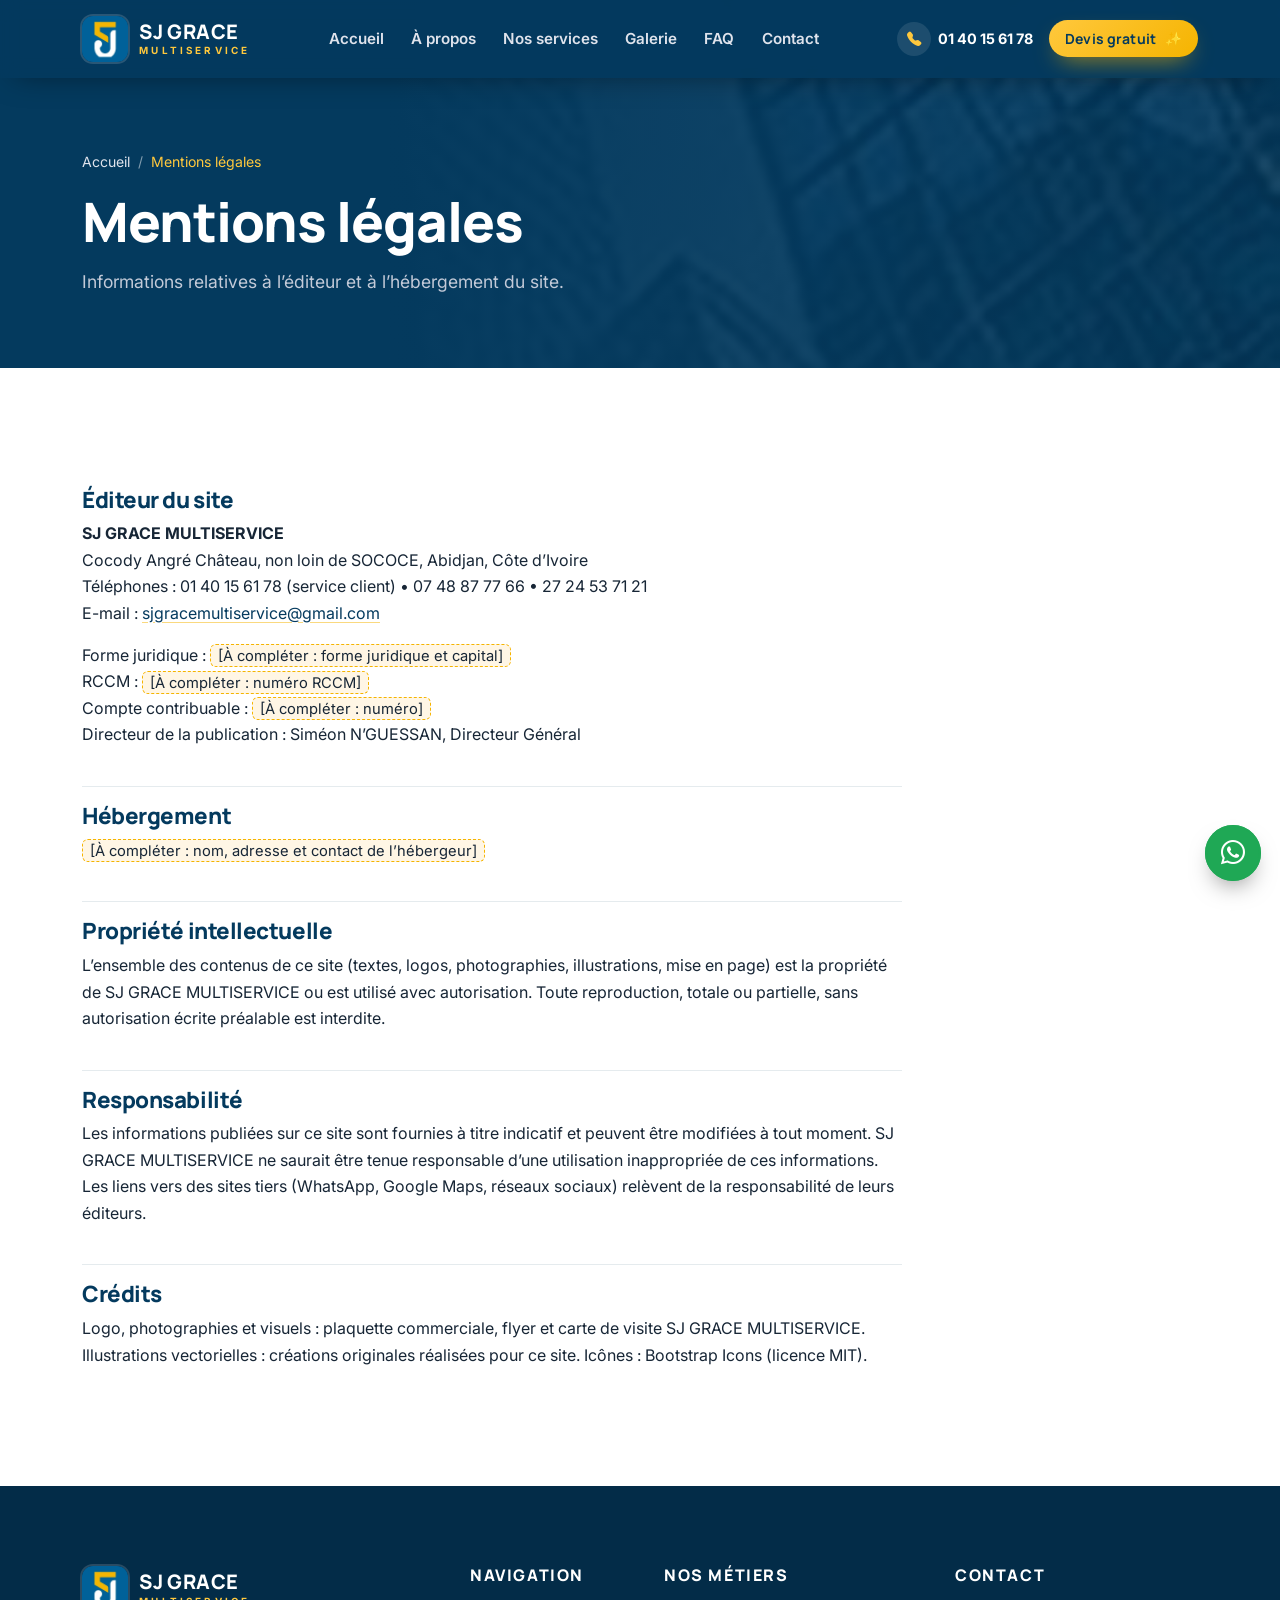
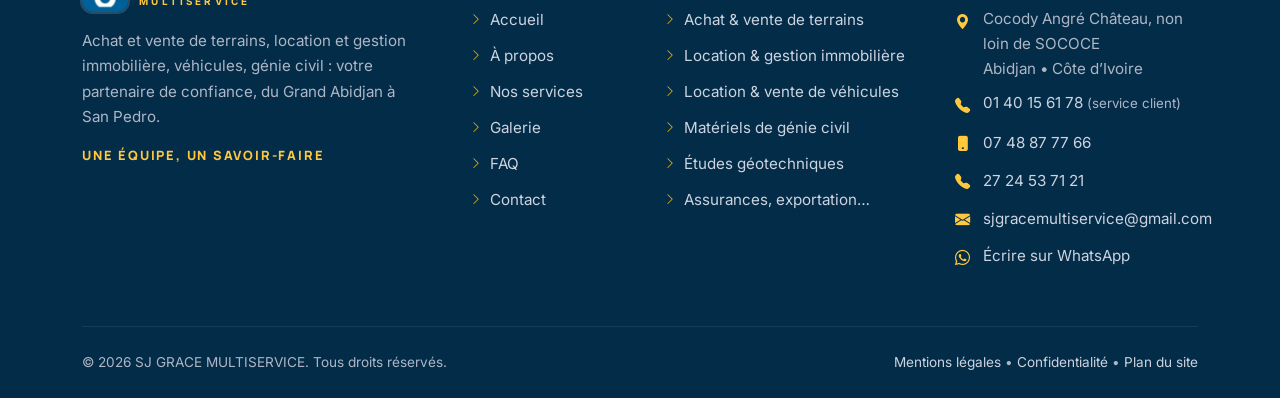
<file: SJGRACE/pages/mentions-legales.html>
<!DOCTYPE html>
<html lang="fr">
<head>
<meta charset="utf-8">
<meta name="viewport" content="width=device-width, initial-scale=1">
<title>Mentions légales | SJ GRACE MULTISERVICE</title>
<meta name="description" content="Mentions légales du site SJ GRACE MULTISERVICE.">
<meta name="robots" content="index, follow">
<meta name="theme-color" content="#0f1f3d">
<meta name="referrer" content="strict-origin-when-cross-origin">
<link rel="canonical" href="https://www.votre-domaine.ci/pages/mentions-legales.html">
<meta property="og:type" content="website">
<meta property="og:locale" content="fr_FR">
<meta property="og:site_name" content="SJ GRACE MULTISERVICE">
<meta property="og:title" content="Mentions légales | SJ GRACE MULTISERVICE">
<meta property="og:description" content="Mentions légales du site SJ GRACE MULTISERVICE.">
<meta property="og:url" content="https://www.votre-domaine.ci/pages/mentions-legales.html">
<meta property="og:image" content="https://www.votre-domaine.ci/assets/images/og-sjgrace.jpg">
<meta name="twitter:card" content="summary_large_image">
<link rel="icon" href="../assets/icons/favicon-32.png" sizes="32x32" type="image/png">
<link rel="apple-touch-icon" href="../assets/icons/apple-touch-icon.png">
<link rel="preconnect" href="https://fonts.googleapis.com">
<link rel="preconnect" href="https://fonts.gstatic.com" crossorigin>
<link href="https://fonts.googleapis.com/css2?family=Inter:wght@400;500;600;700&amp;family=Manrope:wght@600;700;800&amp;display=swap" rel="stylesheet">
<link rel="stylesheet" href="../assets/vendor/bootstrap/bootstrap.min.css">
<link rel="stylesheet" href="../assets/vendor/bootstrap-icons/bootstrap-icons.min.css">
<link rel="stylesheet" href="../assets/css/style.css">
<link rel="stylesheet" href="../assets/css/animations.css">
<link rel="stylesheet" href="../assets/css/responsive.css">
<script type="application/ld+json">{"@context": "https://schema.org", "@type": "LocalBusiness", "name": "SJ GRACE MULTISERVICE", "description": "Achat et vente de terrains, location et gestion immobilière, location et vente de véhicules, assurances, matériels de génie civil, études géotechniques, exportation et prestations diverses.", "slogan": "Une équipe, un savoir-faire", "url": "https://www.votre-domaine.ci/", "image": "https://www.votre-domaine.ci/assets/images/og-sjgrace.jpg", "telephone": ["+2250140156178", "+2250748877766", "+2252724537121"], "email": "sjgracemultiservice@gmail.com", "logo": "https://www.votre-domaine.ci/assets/icons/icon-512.png", "employee": {"@type": "Person", "name": "Siméon N'GUESSAN", "jobTitle": "Directeur Général"}, "address": {"@type": "PostalAddress", "streetAddress": "Cocody Angré Château, non loin de SOCOCE", "addressLocality": "Abidjan", "addressCountry": "CI"}, "areaServed": [{"@type": "City", "name": "Abidjan"}, {"@type": "City", "name": "Yamoussoukro"}, {"@type": "City", "name": "Bouaké"}, {"@type": "City", "name": "Daloa"}, {"@type": "City", "name": "San Pedro"}]}</script>
</head><body>
<a class="skip-link" href="#contenu">Aller au contenu</a>
<header class="site-header is-solid">
  <nav class="navbar navbar-expand-lg" aria-label="Navigation principale">
    <div class="container">
      <a class="brand" href="../index.html" aria-label="SJ GRACE MULTISERVICE — accueil">
        <picture><source srcset="../assets/icons/logo-sj.webp" type="image/webp"><img src="../assets/icons/logo-sj.png" alt="" width="46" height="46"></picture>
        <span class="brand-text"><span class="brand-name">SJ GRACE</span><span class="brand-sub">MULTISERVICE</span></span>
      </a>
      <button class="navbar-toggler" type="button" data-bs-toggle="collapse" data-bs-target="#menuPrincipal" aria-controls="menuPrincipal" aria-expanded="false" aria-label="Ouvrir le menu"><i class="bi bi-list" aria-hidden="true"></i></button>
      <div class="collapse navbar-collapse" id="menuPrincipal">
        <ul class="navbar-nav mx-auto"><li class="nav-item"><a class="nav-link" href="../index.html">Accueil</a></li><li class="nav-item"><a class="nav-link" href="../pages/a-propos.html">À propos</a></li><li class="nav-item"><a class="nav-link" href="../pages/services.html">Nos services</a></li><li class="nav-item"><a class="nav-link" href="../pages/galerie.html">Galerie</a></li><li class="nav-item"><a class="nav-link" href="../pages/faq.html">FAQ</a></li><li class="nav-item"><a class="nav-link" href="../pages/contact.html">Contact</a></li></ul>
        <div class="d-flex align-items-center gap-3 mt-3 mt-lg-0">
          <a class="header-phone d-lg-none d-xl-inline-flex" href="tel:+2250140156178"><i class="bi bi-telephone-fill" aria-hidden="true"></i>01&nbsp;40&nbsp;15&nbsp;61&nbsp;78</a>
          <a class="btn btn-gold btn-sm px-3 py-2" href="../pages/contact.html">Devis gratuit <span class="emoji" aria-hidden="true">✨</span></a>
        </div>
      </div>
    </div>
  </nav>
</header>
<main id="contenu">
<section class="page-hero">
  <picture><source srcset="../assets/images/photos/tours-verre.webp" type="image/webp"><img src="../assets/images/photos/tours-verre.jpg" alt="" width="390" height="840" class="" fetchpriority="high"></picture>
  <div class="container">
    <nav aria-label="Fil d’Ariane"><ol class="breadcrumb"><li class="breadcrumb-item"><a href="../index.html">Accueil</a></li><li class="breadcrumb-item active" aria-current="page">Mentions légales</li></ol></nav>
    <h1>Mentions légales </h1>
    <p>Informations relatives à l’éditeur et à l’hébergement du site.</p>
  </div>
</section>
<section class="section"><div class="container"><div class="legal">
<h2>Éditeur du site</h2>
<p><strong>SJ GRACE MULTISERVICE</strong><br>Cocody Angré Château, non loin de SOCOCE, Abidjan, Côte d’Ivoire<br>Téléphones : 01&nbsp;40&nbsp;15&nbsp;61&nbsp;78 (service client) • 07&nbsp;48&nbsp;87&nbsp;77&nbsp;66 • 27&nbsp;24&nbsp;53&nbsp;71&nbsp;21<br>E-mail : <a href="mailto:sjgracemultiservice@gmail.com">sjgracemultiservice@gmail.com</a></p>
<p>Forme juridique : <span class="todo">[À compléter : forme juridique et capital]</span><br>RCCM : <span class="todo">[À compléter : numéro RCCM]</span><br>Compte contribuable : <span class="todo">[À compléter : numéro]</span><br>Directeur de la publication : Siméon N’GUESSAN, Directeur Général</p>
<h2>Hébergement</h2>
<p><span class="todo">[À compléter : nom, adresse et contact de l’hébergeur]</span></p>
<h2>Propriété intellectuelle</h2>
<p>L’ensemble des contenus de ce site (textes, logos, photographies, illustrations, mise en page) est la propriété de SJ GRACE MULTISERVICE ou est utilisé avec autorisation. Toute reproduction, totale ou partielle, sans autorisation écrite préalable est interdite.</p>
<h2>Responsabilité</h2>
<p>Les informations publiées sur ce site sont fournies à titre indicatif et peuvent être modifiées à tout moment. SJ GRACE MULTISERVICE ne saurait être tenue responsable d’une utilisation inappropriée de ces informations. Les liens vers des sites tiers (WhatsApp, Google Maps, réseaux sociaux) relèvent de la responsabilité de leurs éditeurs.</p>
<h2>Crédits</h2>
<p>Logo, photographies et visuels : plaquette commerciale, flyer et carte de visite SJ GRACE MULTISERVICE. Illustrations vectorielles : créations originales réalisées pour ce site. Icônes : Bootstrap Icons (licence MIT).</p>
</div></div></section></main>
<footer class="site-footer">
  <div class="container">
    <div class="row g-5">
      <div class="col-lg-4">
        <a class="brand mb-3" href="../index.html"><picture><source srcset="../assets/icons/logo-sj.webp" type="image/webp"><img src="../assets/icons/logo-sj.png" alt="" width="46" height="46"></picture><span class="brand-text"><span class="brand-name">SJ GRACE</span><span class="brand-sub">MULTISERVICE</span></span></a>
        <p class="mt-3">Achat et vente de terrains, location et gestion immobilière, véhicules, génie civil : votre partenaire de confiance, du Grand Abidjan à San Pedro.</p>
        <p class="footer-tagline mb-0">Une équipe, un savoir-faire</p>
      </div>
      <div class="col-6 col-lg-2"><h2>Navigation</h2><ul class="footer-links"><li><a href="../index.html"><i class="bi bi-chevron-right" aria-hidden="true"></i>Accueil</a></li><li><a href="../pages/a-propos.html"><i class="bi bi-chevron-right" aria-hidden="true"></i>À propos</a></li><li><a href="../pages/services.html"><i class="bi bi-chevron-right" aria-hidden="true"></i>Nos services</a></li><li><a href="../pages/galerie.html"><i class="bi bi-chevron-right" aria-hidden="true"></i>Galerie</a></li><li><a href="../pages/faq.html"><i class="bi bi-chevron-right" aria-hidden="true"></i>FAQ</a></li><li><a href="../pages/contact.html"><i class="bi bi-chevron-right" aria-hidden="true"></i>Contact</a></li></ul></div>
      <div class="col-6 col-lg-3"><h2>Nos métiers</h2><ul class="footer-links"><li><a href="../pages/services.html#foncier"><i class="bi bi-chevron-right" aria-hidden="true"></i>Achat &amp; vente de terrains</a></li><li><a href="../pages/services.html#immobilier"><i class="bi bi-chevron-right" aria-hidden="true"></i>Location &amp; gestion immobilière</a></li><li><a href="../pages/services.html#vehicules"><i class="bi bi-chevron-right" aria-hidden="true"></i>Location &amp; vente de véhicules</a></li><li><a href="../pages/services.html#genie-civil"><i class="bi bi-chevron-right" aria-hidden="true"></i>Matériels de génie civil</a></li><li><a href="../pages/services.html#geotechnique"><i class="bi bi-chevron-right" aria-hidden="true"></i>Études géotechniques</a></li><li><a href="../pages/services.html#complementaires"><i class="bi bi-chevron-right" aria-hidden="true"></i>Assurances, exportation…</a></li></ul></div>
      <div class="col-lg-3">
        <h2>Contact</h2>
        <ul class="footer-links footer-contact">
          <li><i class="bi bi-geo-alt-fill" aria-hidden="true"></i><span>Cocody Angré Château, non loin de SOCOCE<br>Abidjan • Côte d’Ivoire</span></li>
          <li><i class="bi bi-telephone-fill" aria-hidden="true"></i><span><a href="tel:+2250140156178">01&nbsp;40&nbsp;15&nbsp;61&nbsp;78</a> <small>(service client)</small></span></li>
          <li><i class="bi bi-phone-fill" aria-hidden="true"></i><a href="tel:+2250748877766">07&nbsp;48&nbsp;87&nbsp;77&nbsp;66</a></li>
          <li><i class="bi bi-telephone-fill" aria-hidden="true"></i><a href="tel:+2252724537121">27&nbsp;24&nbsp;53&nbsp;71&nbsp;21</a></li>
          <li><i class="bi bi-envelope-fill" aria-hidden="true"></i><a href="mailto:sjgracemultiservice@gmail.com">sjgracemultiservice@gmail.com</a></li>
          <li><i class="bi bi-whatsapp" aria-hidden="true"></i><a href="https://wa.me/2250140156178" target="_blank" rel="noopener">Écrire sur WhatsApp</a></li>
        </ul>
      </div>
    </div>
    <div class="footer-bottom d-flex flex-column flex-md-row gap-2 justify-content-between">
      <p class="mb-0">© <span data-annee>2026</span> SJ GRACE MULTISERVICE. Tous droits réservés.</p>
      <p class="mb-0"><a href="../pages/mentions-legales.html">Mentions légales</a> • <a href="../pages/confidentialite.html">Confidentialité</a> • <a href="../sitemap.xml">Plan du site</a></p>
    </div>
  </div>
</footer>
<div class="fab-stack">
  <button class="fab fab-top" type="button" aria-label="Retour en haut de page"><i class="bi bi-arrow-up" aria-hidden="true"></i></button>
  <a class="fab fab-wa" href="https://wa.me/2250140156178?text=Bonjour%20SJ%20GRACE%20MULTISERVICE%20%F0%9F%91%8B" target="_blank" rel="noopener" aria-label="Discuter sur WhatsApp"><i class="bi bi-whatsapp" aria-hidden="true"></i></a>
</div>
<script src="../assets/vendor/bootstrap/bootstrap.bundle.min.js" defer></script>
<script src="../assets/js/main.js" defer></script>
<script src="../assets/js/animations.js" defer></script>
</body>
</html>
</file>
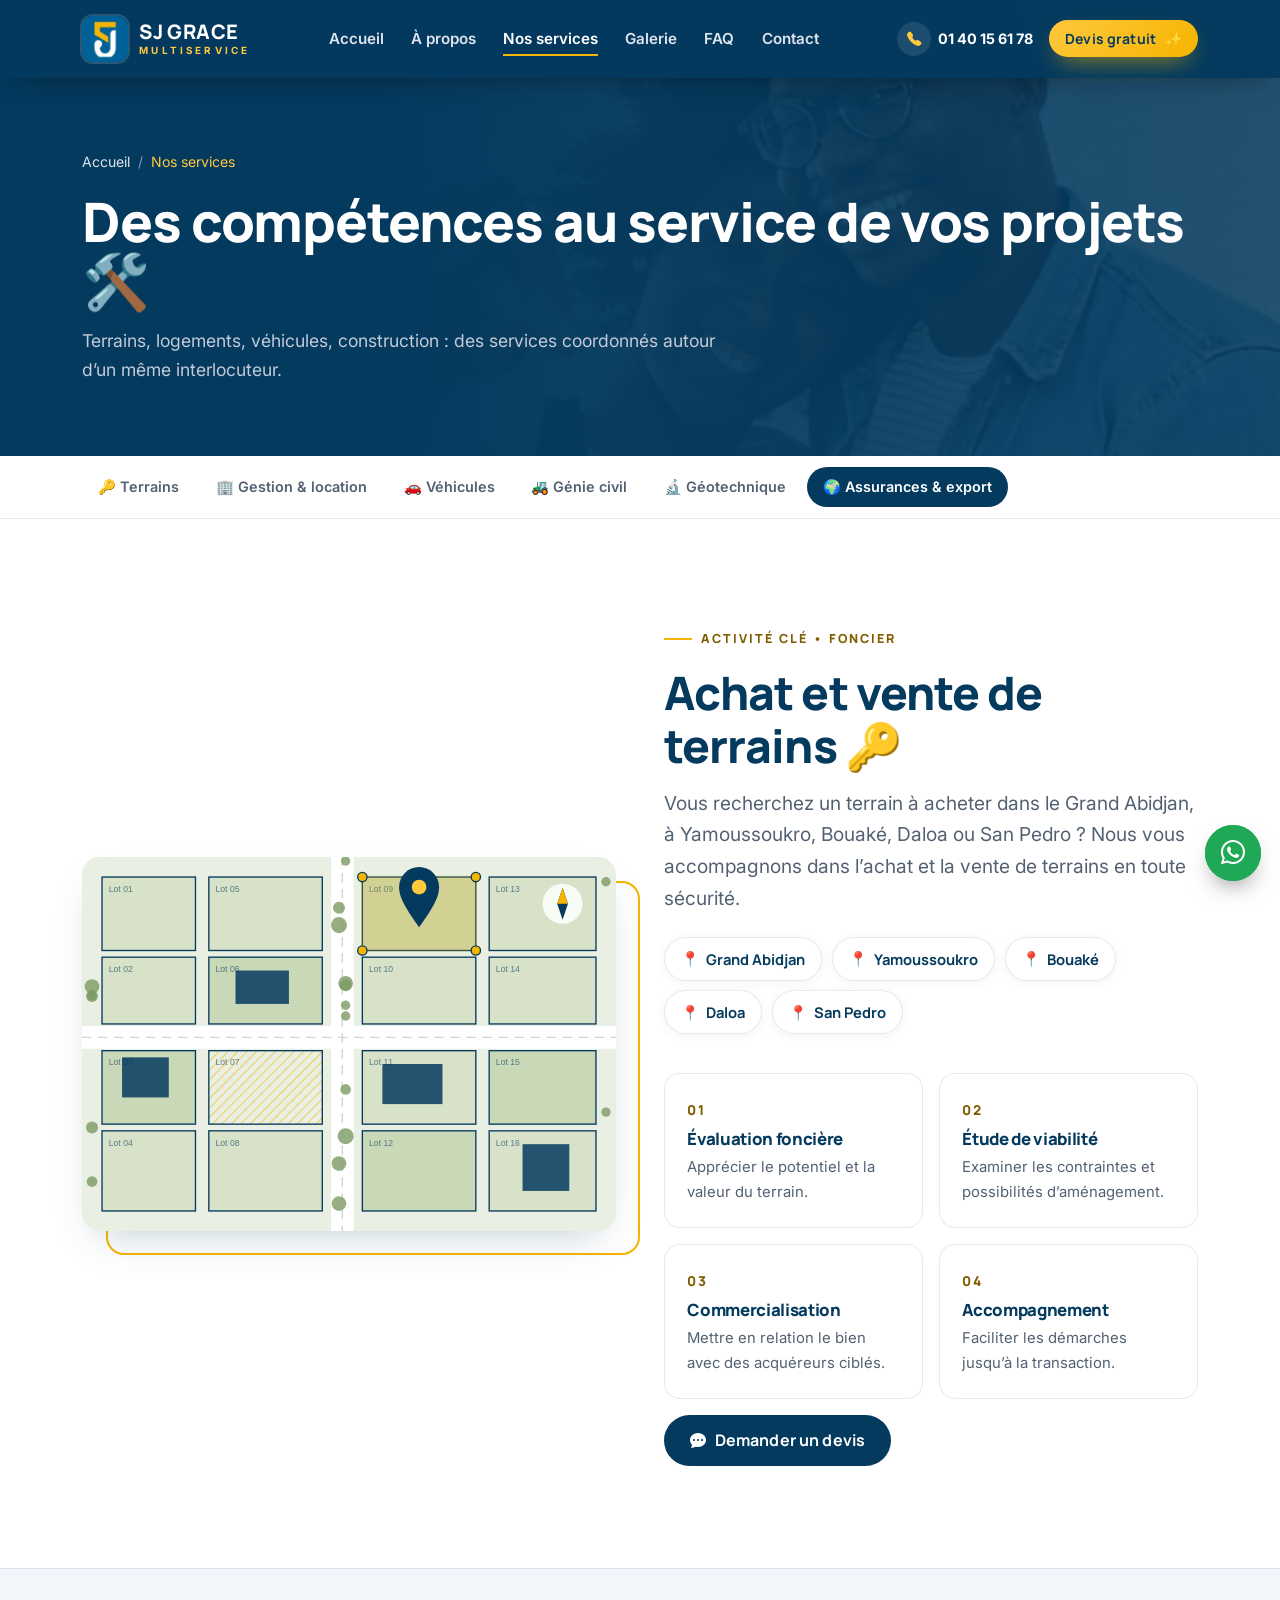
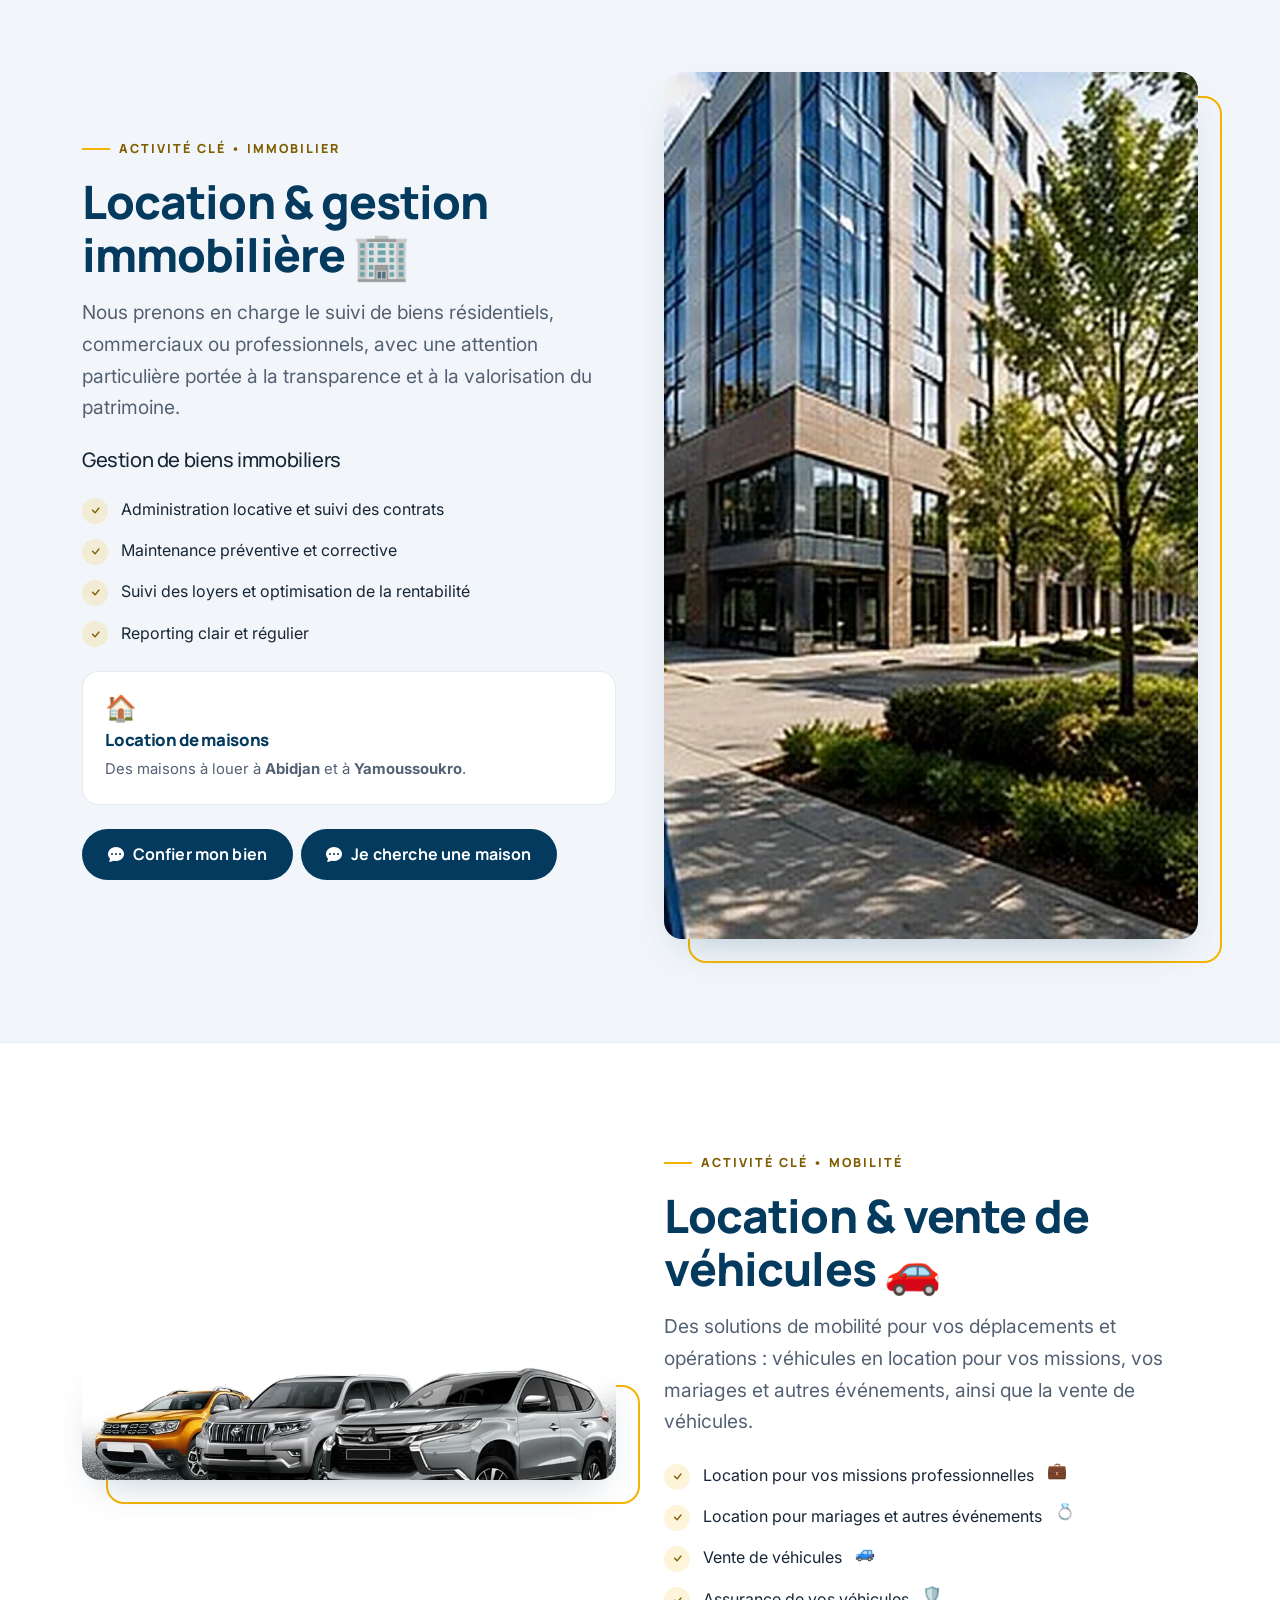
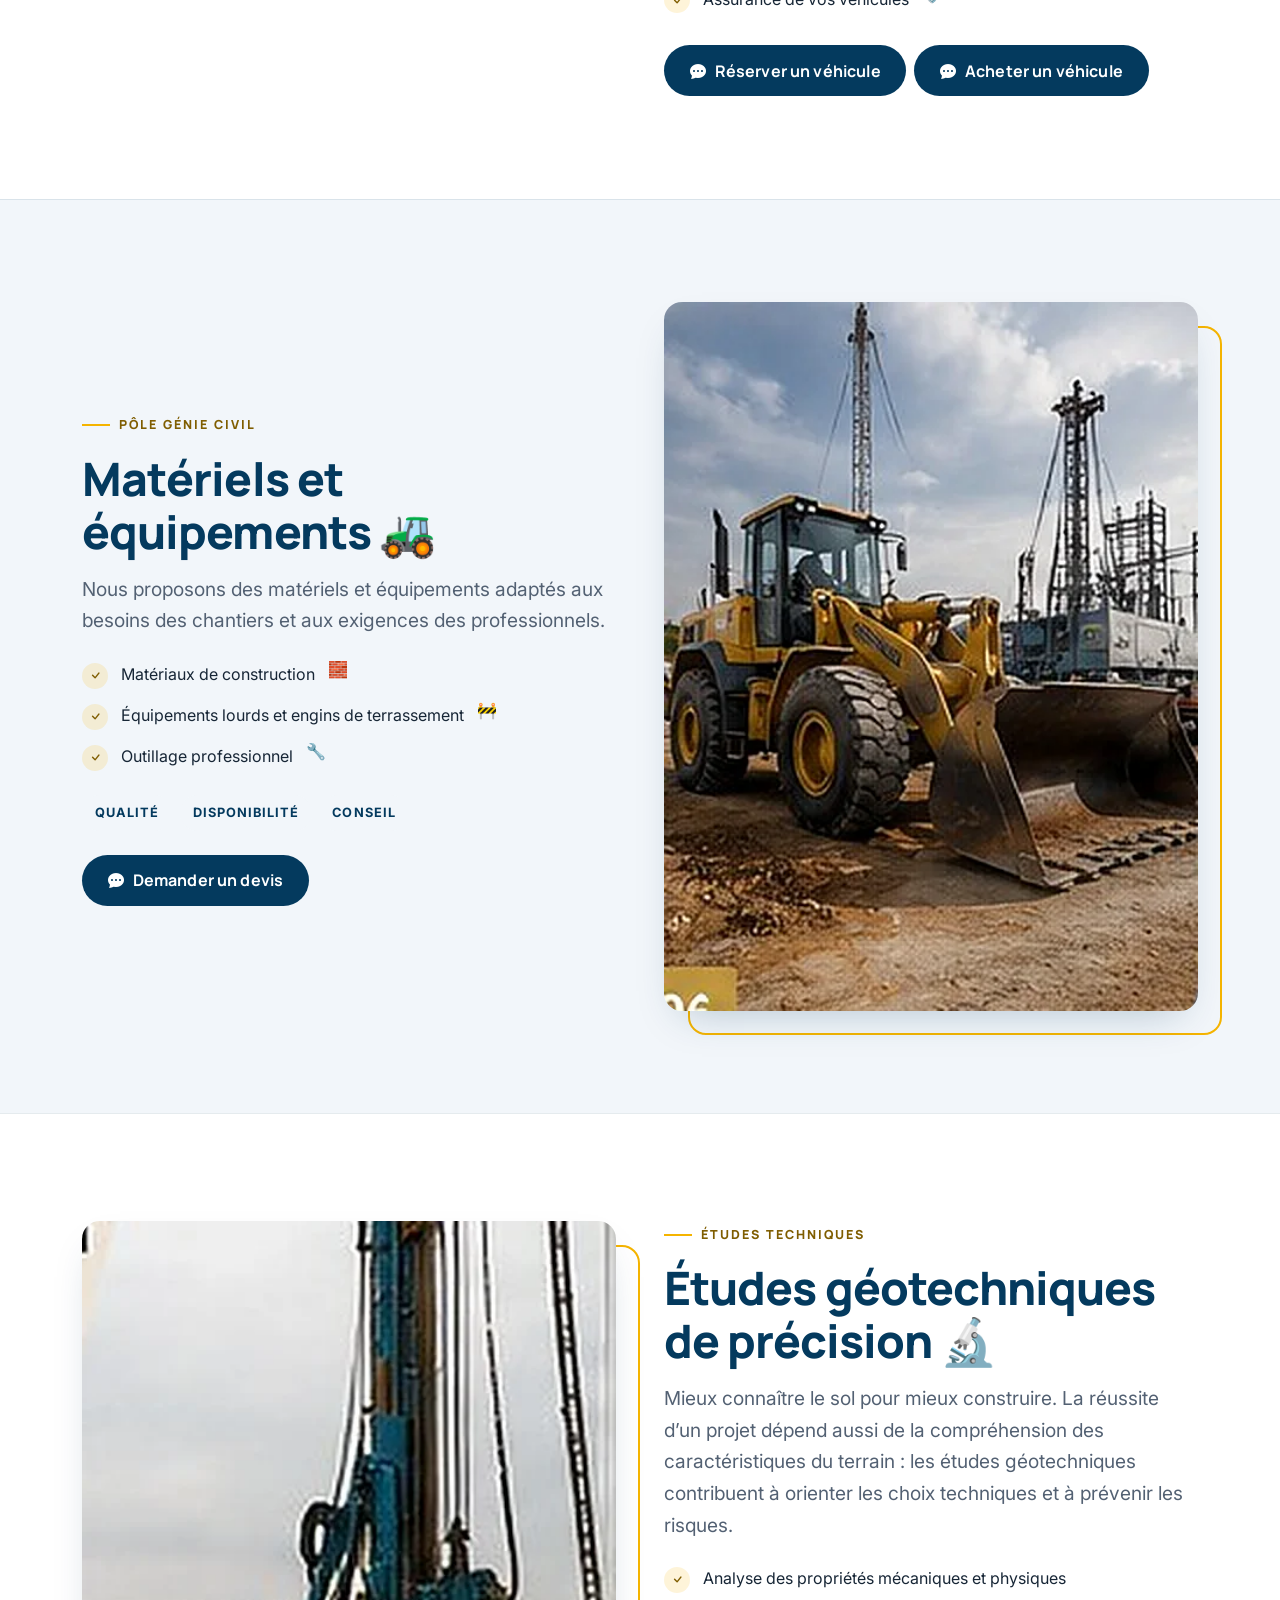
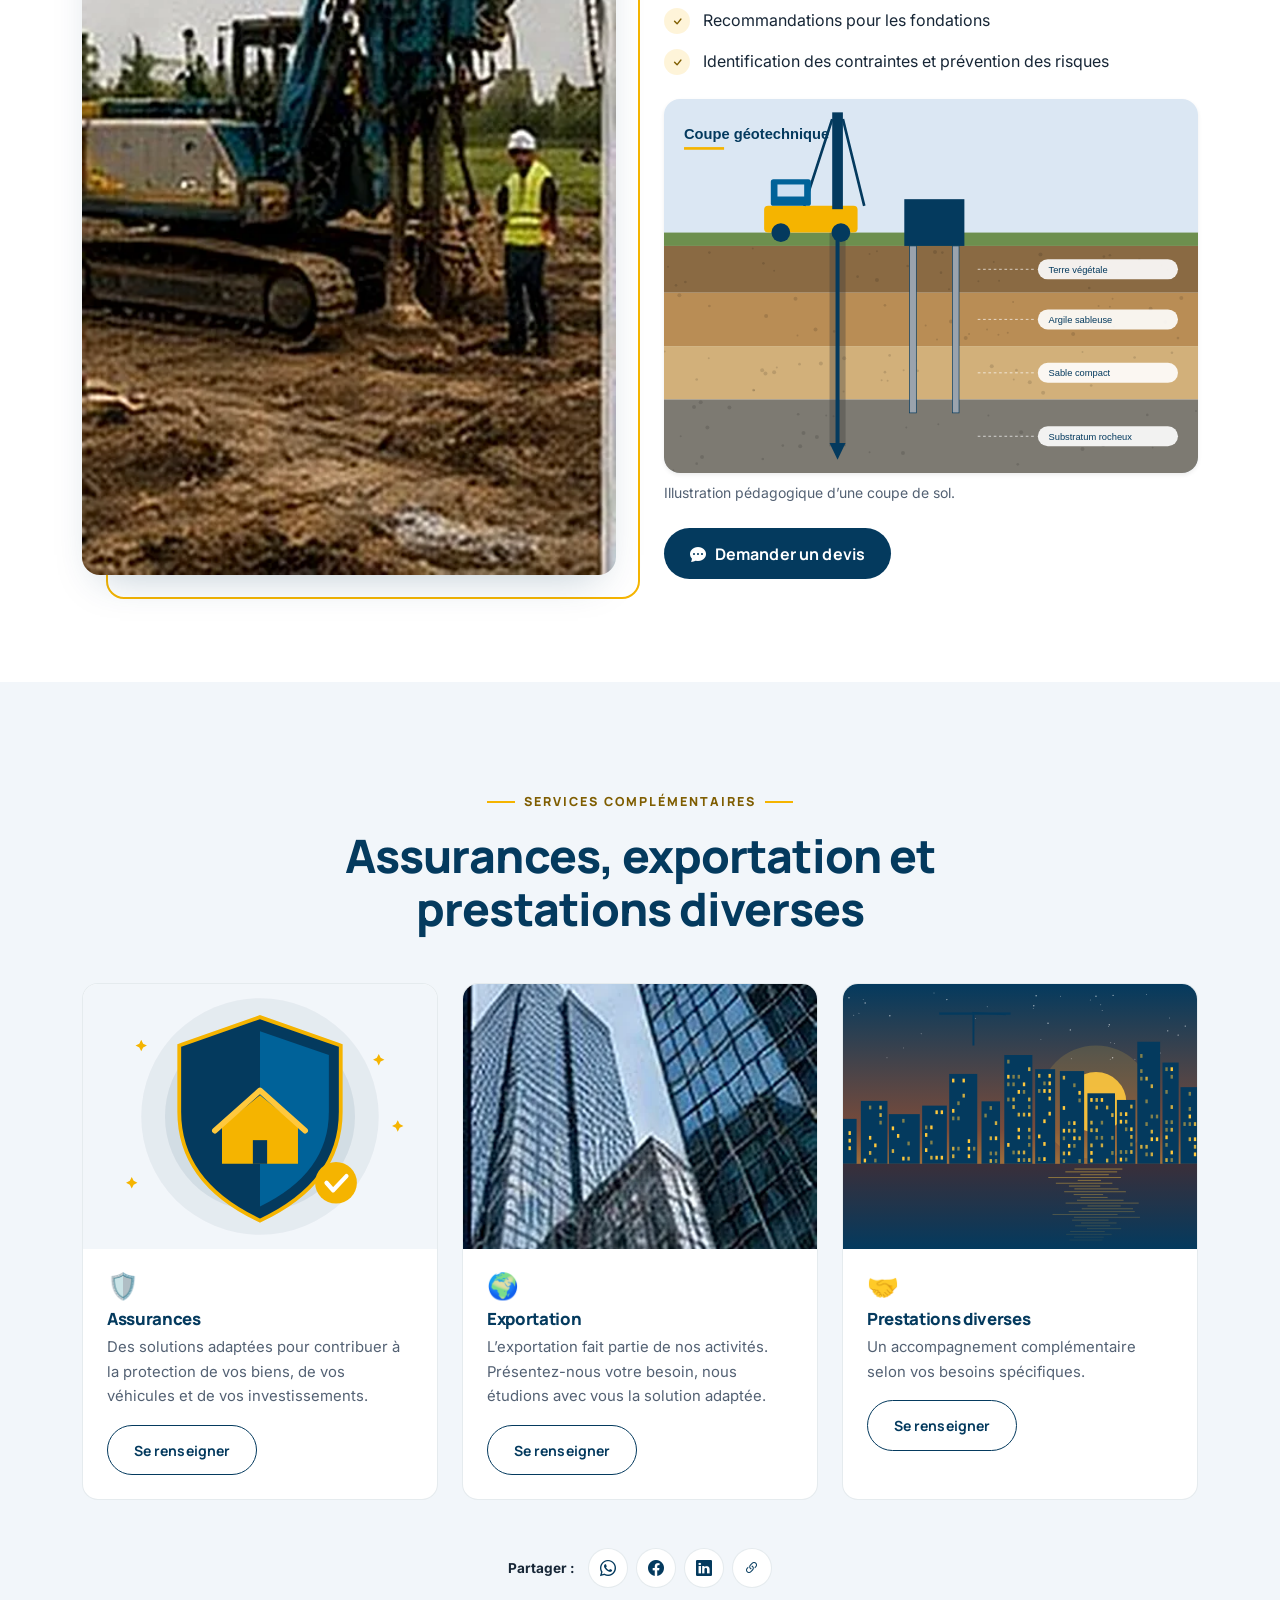
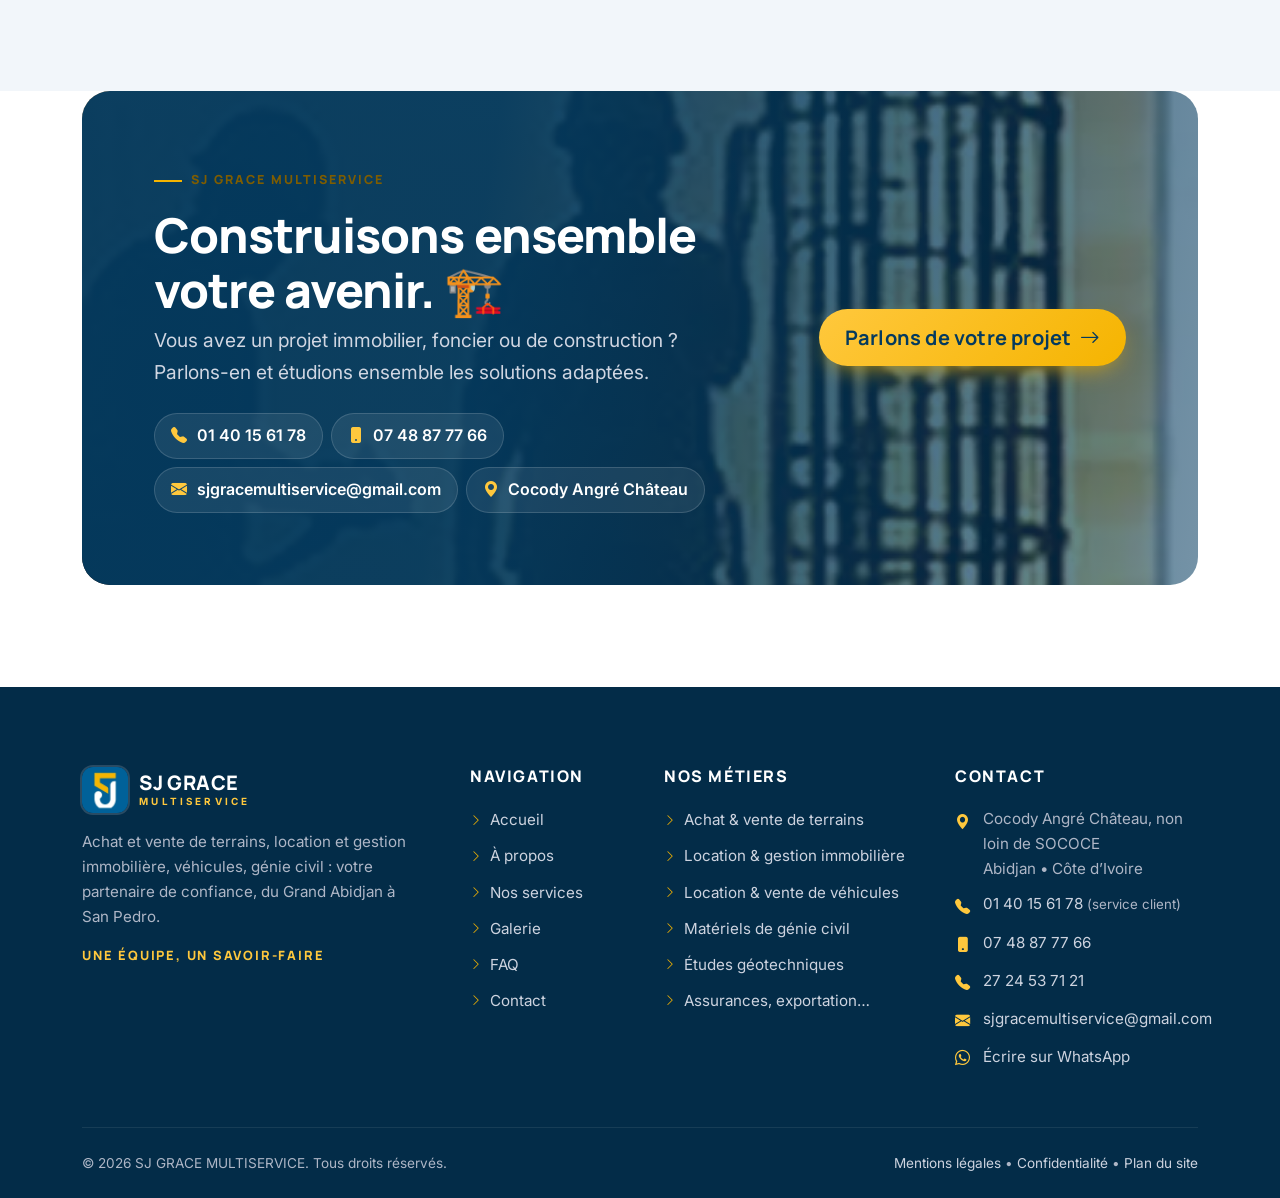
<file: SJGRACE/pages/services.html>
<!DOCTYPE html>
<html lang="fr">
<head>
<meta charset="utf-8">
<meta name="viewport" content="width=device-width, initial-scale=1">
<title>Nos services | Terrains, location et gestion immobilière, véhicules — SJ GRACE</title>
<meta name="description" content="Achat et vente de terrains (Grand Abidjan, Yamoussoukro, Bouaké, Daloa, San Pedro), location de maisons, gestion immobilière, location et vente de véhicules, assurances, génie civil, géotechnique, exportation.">
<meta name="robots" content="index, follow">
<meta name="theme-color" content="#0f1f3d">
<meta name="referrer" content="strict-origin-when-cross-origin">
<link rel="canonical" href="https://www.votre-domaine.ci/pages/services.html">
<meta property="og:type" content="website">
<meta property="og:locale" content="fr_FR">
<meta property="og:site_name" content="SJ GRACE MULTISERVICE">
<meta property="og:title" content="Nos services | Terrains, location et gestion immobilière, véhicules — SJ GRACE">
<meta property="og:description" content="Achat et vente de terrains (Grand Abidjan, Yamoussoukro, Bouaké, Daloa, San Pedro), location de maisons, gestion immobilière, location et vente de véhicules, assurances, génie civil, géotechnique, exportation.">
<meta property="og:url" content="https://www.votre-domaine.ci/pages/services.html">
<meta property="og:image" content="https://www.votre-domaine.ci/assets/images/og-sjgrace.jpg">
<meta name="twitter:card" content="summary_large_image">
<link rel="icon" href="../assets/icons/favicon-32.png" sizes="32x32" type="image/png">
<link rel="apple-touch-icon" href="../assets/icons/apple-touch-icon.png">
<link rel="preconnect" href="https://fonts.googleapis.com">
<link rel="preconnect" href="https://fonts.gstatic.com" crossorigin>
<link href="https://fonts.googleapis.com/css2?family=Inter:wght@400;500;600;700&amp;family=Manrope:wght@600;700;800&amp;display=swap" rel="stylesheet">
<link rel="stylesheet" href="../assets/vendor/bootstrap/bootstrap.min.css">
<link rel="stylesheet" href="../assets/vendor/bootstrap-icons/bootstrap-icons.min.css">
<link rel="stylesheet" href="../assets/css/style.css">
<link rel="stylesheet" href="../assets/css/animations.css">
<link rel="stylesheet" href="../assets/css/responsive.css">
<script type="application/ld+json">{"@context": "https://schema.org", "@type": "LocalBusiness", "name": "SJ GRACE MULTISERVICE", "description": "Achat et vente de terrains, location et gestion immobilière, location et vente de véhicules, assurances, matériels de génie civil, études géotechniques, exportation et prestations diverses.", "slogan": "Une équipe, un savoir-faire", "url": "https://www.votre-domaine.ci/", "image": "https://www.votre-domaine.ci/assets/images/og-sjgrace.jpg", "telephone": ["+2250140156178", "+2250748877766", "+2252724537121"], "email": "sjgracemultiservice@gmail.com", "logo": "https://www.votre-domaine.ci/assets/icons/icon-512.png", "employee": {"@type": "Person", "name": "Siméon N'GUESSAN", "jobTitle": "Directeur Général"}, "address": {"@type": "PostalAddress", "streetAddress": "Cocody Angré Château, non loin de SOCOCE", "addressLocality": "Abidjan", "addressCountry": "CI"}, "areaServed": [{"@type": "City", "name": "Abidjan"}, {"@type": "City", "name": "Yamoussoukro"}, {"@type": "City", "name": "Bouaké"}, {"@type": "City", "name": "Daloa"}, {"@type": "City", "name": "San Pedro"}]}</script><script type="application/ld+json">{"@context": "https://schema.org", "@type": "ItemList", "name": "Services SJ GRACE MULTISERVICE", "itemListElement": [{"@type": "ListItem", "position": 1, "item": {"@type": "Service", "name": "Achat ou vente de terrain", "provider": {"@type": "LocalBusiness", "name": "SJ GRACE MULTISERVICE"}}}, {"@type": "ListItem", "position": 2, "item": {"@type": "Service", "name": "Gestion immobilière", "provider": {"@type": "LocalBusiness", "name": "SJ GRACE MULTISERVICE"}}}, {"@type": "ListItem", "position": 3, "item": {"@type": "Service", "name": "Location de maison", "provider": {"@type": "LocalBusiness", "name": "SJ GRACE MULTISERVICE"}}}, {"@type": "ListItem", "position": 4, "item": {"@type": "Service", "name": "Location de véhicule", "provider": {"@type": "LocalBusiness", "name": "SJ GRACE MULTISERVICE"}}}, {"@type": "ListItem", "position": 5, "item": {"@type": "Service", "name": "Vente de véhicule", "provider": {"@type": "LocalBusiness", "name": "SJ GRACE MULTISERVICE"}}}, {"@type": "ListItem", "position": 6, "item": {"@type": "Service", "name": "Assurances", "provider": {"@type": "LocalBusiness", "name": "SJ GRACE MULTISERVICE"}}}, {"@type": "ListItem", "position": 7, "item": {"@type": "Service", "name": "Matériels de génie civil", "provider": {"@type": "LocalBusiness", "name": "SJ GRACE MULTISERVICE"}}}, {"@type": "ListItem", "position": 8, "item": {"@type": "Service", "name": "Études géotechniques", "provider": {"@type": "LocalBusiness", "name": "SJ GRACE MULTISERVICE"}}}, {"@type": "ListItem", "position": 9, "item": {"@type": "Service", "name": "Exportation", "provider": {"@type": "LocalBusiness", "name": "SJ GRACE MULTISERVICE"}}}, {"@type": "ListItem", "position": 10, "item": {"@type": "Service", "name": "Prestations diverses", "provider": {"@type": "LocalBusiness", "name": "SJ GRACE MULTISERVICE"}}}]}</script>
</head><body>
<a class="skip-link" href="#contenu">Aller au contenu</a>
<header class="site-header is-solid">
  <nav class="navbar navbar-expand-lg" aria-label="Navigation principale">
    <div class="container">
      <a class="brand" href="../index.html" aria-label="SJ GRACE MULTISERVICE — accueil">
        <picture><source srcset="../assets/icons/logo-sj.webp" type="image/webp"><img src="../assets/icons/logo-sj.png" alt="" width="46" height="46"></picture>
        <span class="brand-text"><span class="brand-name">SJ GRACE</span><span class="brand-sub">MULTISERVICE</span></span>
      </a>
      <button class="navbar-toggler" type="button" data-bs-toggle="collapse" data-bs-target="#menuPrincipal" aria-controls="menuPrincipal" aria-expanded="false" aria-label="Ouvrir le menu"><i class="bi bi-list" aria-hidden="true"></i></button>
      <div class="collapse navbar-collapse" id="menuPrincipal">
        <ul class="navbar-nav mx-auto"><li class="nav-item"><a class="nav-link" href="../index.html">Accueil</a></li><li class="nav-item"><a class="nav-link" href="../pages/a-propos.html">À propos</a></li><li class="nav-item"><a class="nav-link active" href="../pages/services.html" aria-current="page">Nos services</a></li><li class="nav-item"><a class="nav-link" href="../pages/galerie.html">Galerie</a></li><li class="nav-item"><a class="nav-link" href="../pages/faq.html">FAQ</a></li><li class="nav-item"><a class="nav-link" href="../pages/contact.html">Contact</a></li></ul>
        <div class="d-flex align-items-center gap-3 mt-3 mt-lg-0">
          <a class="header-phone d-lg-none d-xl-inline-flex" href="tel:+2250140156178"><i class="bi bi-telephone-fill" aria-hidden="true"></i>01&nbsp;40&nbsp;15&nbsp;61&nbsp;78</a>
          <a class="btn btn-gold btn-sm px-3 py-2" href="../pages/contact.html">Devis gratuit <span class="emoji" aria-hidden="true">✨</span></a>
        </div>
      </div>
    </div>
  </nav>
</header>
<main id="contenu">
<section class="page-hero">
  <picture><source srcset="../assets/images/photos/couple-cles.webp" type="image/webp"><img src="../assets/images/photos/couple-cles.jpg" alt="" width="825" height="495" class="" fetchpriority="high"></picture>
  <div class="container">
    <nav aria-label="Fil d’Ariane"><ol class="breadcrumb"><li class="breadcrumb-item"><a href="../index.html">Accueil</a></li><li class="breadcrumb-item active" aria-current="page">Nos services</li></ol></nav>
    <h1>Des compétences au service de vos projets <span class="emoji" aria-hidden="true">🛠️</span></h1>
    <p>Terrains, logements, véhicules, construction : des services coordonnés autour d’un même interlocuteur.</p>
  </div>
</section><nav class="subnav" aria-label="Sections de la page services"><div class="container"><ul class="nav"><li class="nav-item"><a class="nav-link" href="#foncier">🔑 Terrains</a></li><li class="nav-item"><a class="nav-link" href="#immobilier">🏢 Gestion &amp; location</a></li><li class="nav-item"><a class="nav-link" href="#vehicules">🚗 Véhicules</a></li><li class="nav-item"><a class="nav-link" href="#genie-civil">🚜 Génie civil</a></li><li class="nav-item"><a class="nav-link" href="#geotechnique">🔬 Géotechnique</a></li><li class="nav-item"><a class="nav-link" href="#complementaires">🌍 Assurances &amp; export</a></li></ul></div></nav>
<section class="section service-detail " id="foncier" aria-labelledby="foncier-titre">
  <div class="container">
    <div class="row g-5 align-items-center">
      <div class="col-lg-6 " data-reveal="left">
        <div class="img-frame-deco"><div class="img-frame"><img src="../assets/images/illustrations/illus-plan-parcellaire.svg" alt="Illustration d’un plan parcellaire avec un lot sélectionné" width="800" height="560" class="" loading="lazy" decoding="async"></div></div>
      </div>
      <div class="col-lg-6" data-reveal="right">
        <span class="eyebrow">Activité clé • Foncier</span>
        <h2 class="section-title" id="foncier-titre">Achat et vente de terrains <span class="emoji" aria-hidden="true">🔑</span></h2>
        <p class="lead-lg">Vous recherchez un terrain à acheter dans le Grand Abidjan, à Yamoussoukro, Bouaké, Daloa ou San Pedro ? Nous vous accompagnons dans l’achat et la vente de terrains en toute sécurité.</p>
        <ul class="city-list"><li class="city-chip"><span class="emoji" aria-hidden="true">📍</span>Grand Abidjan</li><li class="city-chip"><span class="emoji" aria-hidden="true">📍</span>Yamoussoukro</li><li class="city-chip"><span class="emoji" aria-hidden="true">📍</span>Bouaké</li><li class="city-chip"><span class="emoji" aria-hidden="true">📍</span>Daloa</li><li class="city-chip"><span class="emoji" aria-hidden="true">📍</span>San Pedro</li></ul><div class="row g-3 my-2"><div class="col-sm-6"><div class="mini-card"><span class="k">01</span><h3>Évaluation foncière</h3><p>Apprécier le potentiel et la valeur du terrain.</p></div></div><div class="col-sm-6"><div class="mini-card"><span class="k">02</span><h3>Étude de viabilité</h3><p>Examiner les contraintes et possibilités d’aménagement.</p></div></div><div class="col-sm-6"><div class="mini-card"><span class="k">03</span><h3>Commercialisation</h3><p>Mettre en relation le bien avec des acquéreurs ciblés.</p></div></div><div class="col-sm-6"><div class="mini-card"><span class="k">04</span><h3>Accompagnement</h3><p>Faciliter les démarches jusqu’à la transaction.</p></div></div></div><button class="btn btn-navy mt-2" type="button" data-bs-toggle="modal" data-bs-target="#modalDevis" data-service="Achat ou vente de terrain"><i class="bi bi-chat-dots-fill" aria-hidden="true"></i>Demander un devis</button>
      </div>
    </div>
  </div>
</section>
<section class="section service-detail bg-cream" id="immobilier" aria-labelledby="immobilier-titre">
  <div class="container">
    <div class="row g-5 align-items-center">
      <div class="col-lg-6 order-lg-2" data-reveal="right">
        <div class="img-frame-deco"><div class="img-frame"><picture><source srcset="../assets/images/photos/gestion-immeuble.webp" type="image/webp"><img src="../assets/images/photos/gestion-immeuble.jpg" alt="Immeuble moderne entouré d’arbres" width="394" height="640" class="" loading="lazy" decoding="async"></picture></div></div>
      </div>
      <div class="col-lg-6" data-reveal="left">
        <span class="eyebrow">Activité clé • Immobilier</span>
        <h2 class="section-title" id="immobilier-titre">Location &amp; gestion immobilière <span class="emoji" aria-hidden="true">🏢</span></h2>
        <p class="lead-lg">Nous prenons en charge le suivi de biens résidentiels, commerciaux ou professionnels, avec une attention particulière portée à la transparence et à la valorisation du patrimoine.</p>
        <h3 class="h5 mt-4">Gestion de biens immobiliers</h3>
        <ul class="check-list"><li>Administration locative et suivi des contrats</li><li>Maintenance préventive et corrective</li><li>Suivi des loyers et optimisation de la rentabilité</li><li>Reporting clair et régulier</li></ul>
        <div class="mini-card mb-3"><span class="emoji" aria-hidden="true">🏠</span><h3>Location de maisons</h3><p>Des maisons à louer à <strong>Abidjan</strong> et à <strong>Yamoussoukro</strong>.</p></div>
        <div class="d-flex flex-wrap gap-2"><button class="btn btn-navy mt-2" type="button" data-bs-toggle="modal" data-bs-target="#modalDevis" data-service="Gestion immobilière"><i class="bi bi-chat-dots-fill" aria-hidden="true"></i>Confier mon bien</button><button class="btn btn-navy mt-2" type="button" data-bs-toggle="modal" data-bs-target="#modalDevis" data-service="Location de maison"><i class="bi bi-chat-dots-fill" aria-hidden="true"></i>Je cherche une maison</button></div>
      </div>
    </div>
  </div>
</section>
<section class="section service-detail " id="vehicules" aria-labelledby="vehicules-titre">
  <div class="container">
    <div class="row g-5 align-items-center">
      <div class="col-lg-6 " data-reveal="left">
        <div class="img-frame-deco"><div class="img-frame"><picture><source srcset="../assets/images/photos/vehicules-suv.webp" type="image/webp"><img src="../assets/images/photos/vehicules-suv.jpg" alt="Trois SUV de location alignés" width="827" height="185" class="" loading="lazy" decoding="async"></picture></div></div>
      </div>
      <div class="col-lg-6" data-reveal="right">
        <span class="eyebrow">Activité clé • Mobilité</span>
        <h2 class="section-title" id="vehicules-titre">Location &amp; vente de véhicules <span class="emoji" aria-hidden="true">🚗</span></h2>
        <p class="lead-lg">Des solutions de mobilité pour vos déplacements et opérations : véhicules en location pour vos missions, vos mariages et autres événements, ainsi que la vente de véhicules.</p>
        <ul class="check-list"><li>Location pour vos missions professionnelles <span class="emoji" aria-hidden="true">💼</span></li><li>Location pour mariages et autres événements <span class="emoji" aria-hidden="true">💍</span></li><li>Vente de véhicules <span class="emoji" aria-hidden="true">🚙</span></li><li>Assurance de vos véhicules <span class="emoji" aria-hidden="true">🛡️</span></li></ul>
        <div class="d-flex flex-wrap gap-2"><button class="btn btn-navy mt-2" type="button" data-bs-toggle="modal" data-bs-target="#modalDevis" data-service="Location de véhicule"><i class="bi bi-chat-dots-fill" aria-hidden="true"></i>Réserver un véhicule</button><button class="btn btn-navy mt-2" type="button" data-bs-toggle="modal" data-bs-target="#modalDevis" data-service="Vente de véhicule"><i class="bi bi-chat-dots-fill" aria-hidden="true"></i>Acheter un véhicule</button></div>
      </div>
    </div>
  </div>
</section>
<section class="section service-detail bg-cream" id="genie-civil" aria-labelledby="genie-civil-titre">
  <div class="container">
    <div class="row g-5 align-items-center">
      <div class="col-lg-6 order-lg-2" data-reveal="right">
        <div class="img-frame-deco"><div class="img-frame"><picture><source srcset="../assets/images/photos/engin-chantier.webp" type="image/webp"><img src="../assets/images/photos/engin-chantier.jpg" alt="Chargeuse sur pneus jaune sur un chantier" width="458" height="608" class="" loading="lazy" decoding="async"></picture></div></div>
      </div>
      <div class="col-lg-6" data-reveal="left">
        <span class="eyebrow">Pôle génie civil</span>
        <h2 class="section-title" id="genie-civil-titre">Matériels et équipements <span class="emoji" aria-hidden="true">🚜</span></h2>
        <p class="lead-lg">Nous proposons des matériels et équipements adaptés aux besoins des chantiers et aux exigences des professionnels.</p>
        <ul class="check-list"><li>Matériaux de construction <span class="emoji" aria-hidden="true">🧱</span></li><li>Équipements lourds et engins de terrassement <span class="emoji" aria-hidden="true">🚧</span></li><li>Outillage professionnel <span class="emoji" aria-hidden="true">🔧</span></li></ul>
        <div class="pill-tags mb-3"><span>Qualité</span><span>Disponibilité</span><span>Conseil</span></div><button class="btn btn-navy mt-2" type="button" data-bs-toggle="modal" data-bs-target="#modalDevis" data-service="Matériels de génie civil"><i class="bi bi-chat-dots-fill" aria-hidden="true"></i>Demander un devis</button>
      </div>
    </div>
  </div>
</section>
<section class="section service-detail " id="geotechnique" aria-labelledby="geotechnique-titre">
  <div class="container">
    <div class="row g-5 align-items-center">
      <div class="col-lg-6 " data-reveal="left">
        <div class="img-frame-deco"><div class="img-frame"><picture><source srcset="../assets/images/photos/forage-geotechnique.webp" type="image/webp"><img src="../assets/images/photos/forage-geotechnique.jpg" alt="Foreuse géotechnique en action avec des techniciens" width="447" height="798" class="" loading="lazy" decoding="async"></picture></div></div>
      </div>
      <div class="col-lg-6" data-reveal="right">
        <span class="eyebrow">Études techniques</span>
        <h2 class="section-title" id="geotechnique-titre">Études géotechniques de précision <span class="emoji" aria-hidden="true">🔬</span></h2>
        <p class="lead-lg">Mieux connaître le sol pour mieux construire. La réussite d’un projet dépend aussi de la compréhension des caractéristiques du terrain : les études géotechniques contribuent à orienter les choix techniques et à prévenir les risques.</p>
        <ul class="check-list"><li>Analyse des propriétés mécaniques et physiques</li><li>Recommandations pour les fondations</li><li>Identification des contraintes et prévention des risques</li></ul>
        <figure class="mt-4 mb-3"><img src="../assets/images/illustrations/illus-coupe-sol.svg" alt="Illustration d’une coupe géotechnique : couches de sol, foreuse et pieux de fondation" width="800" height="560" class="rounded-4 shadow-sm" loading="lazy" decoding="async"><figcaption class="small text-muted-2 mt-2">Illustration pédagogique d’une coupe de sol.</figcaption></figure><button class="btn btn-navy mt-2" type="button" data-bs-toggle="modal" data-bs-target="#modalDevis" data-service="Études géotechniques"><i class="bi bi-chat-dots-fill" aria-hidden="true"></i>Demander un devis</button>
      </div>
    </div>
  </div>
</section>
<section class="section bg-cream" id="complementaires" aria-labelledby="compl-titre">
  <div class="container">
    <div class="section-head text-center" data-reveal>
      <span class="eyebrow">Services complémentaires</span>
      <h2 class="section-title" id="compl-titre">Assurances, exportation et prestations diverses</h2>
    </div>
    <div class="row g-4"><div class="col-md-4" data-reveal style="--delay:0.0s"><div class="mini-card p-0 overflow-hidden">
        <img src="../assets/images/illustrations/illus-protection.svg" alt="Illustration d’un bouclier protégeant une maison" width="800" height="560" class="w-100" loading="lazy" decoding="async" style="aspect-ratio:4/3;object-fit:cover">
        <div class="p-4"><span class="emoji" aria-hidden="true">🛡️</span><h3>Assurances</h3><p>Des solutions adaptées pour contribuer à la protection de vos biens, de vos véhicules et de vos investissements.</p>
        <button class="btn btn-sm btn-outline-navy mt-3" type="button" data-bs-toggle="modal" data-bs-target="#modalDevis" data-service="Assurances">Se renseigner</button></div></div></div><div class="col-md-4" data-reveal style="--delay:0.1s"><div class="mini-card p-0 overflow-hidden">
        <picture><source srcset="../assets/images/photos/tours-verre.webp" type="image/webp"><img src="../assets/images/photos/tours-verre.jpg" alt="Tours de bureaux vitrées" width="390" height="840" class="w-100" loading="lazy" decoding="async" style="aspect-ratio:4/3;object-fit:cover"></picture>
        <div class="p-4"><span class="emoji" aria-hidden="true">🌍</span><h3>Exportation</h3><p>L’exportation fait partie de nos activités. Présentez-nous votre besoin, nous étudions avec vous la solution adaptée.</p>
        <button class="btn btn-sm btn-outline-navy mt-3" type="button" data-bs-toggle="modal" data-bs-target="#modalDevis" data-service="Exportation">Se renseigner</button></div></div></div><div class="col-md-4" data-reveal style="--delay:0.2s"><div class="mini-card p-0 overflow-hidden">
        <img src="../assets/images/illustrations/illus-skyline.svg" alt="Illustration d’une ville au crépuscule" width="800" height="560" class="w-100" loading="lazy" decoding="async" style="aspect-ratio:4/3;object-fit:cover">
        <div class="p-4"><span class="emoji" aria-hidden="true">🤝</span><h3>Prestations diverses</h3><p>Un accompagnement complémentaire selon vos besoins spécifiques.</p>
        <button class="btn btn-sm btn-outline-navy mt-3" type="button" data-bs-toggle="modal" data-bs-target="#modalDevis" data-service="Prestations diverses">Se renseigner</button></div></div></div></div>
    <div class="d-flex justify-content-center mt-5"><div class="share" role="group" aria-label="Partager cette page"><span class="share-label">Partager :</span>
  <a data-share="whatsapp" href="#" target="_blank" rel="noopener" aria-label="Partager sur WhatsApp"><i class="bi bi-whatsapp" aria-hidden="true"></i></a>
  <a data-share="facebook" href="#" target="_blank" rel="noopener" aria-label="Partager sur Facebook"><i class="bi bi-facebook" aria-hidden="true"></i></a>
  <a data-share="linkedin" href="#" target="_blank" rel="noopener" aria-label="Partager sur LinkedIn"><i class="bi bi-linkedin" aria-hidden="true"></i></a>
  <button type="button" data-share="copier" aria-label="Copier le lien de la page"><i class="bi bi-link-45deg" aria-hidden="true"></i></button>
</div></div>
  </div>
</section>

<section class="section pt-0" aria-labelledby="cta-titre">
  <div class="container">
    <div class="cta-band" data-reveal="zoom">
      <picture><source srcset="../assets/images/photos/chantier-coucher.webp" type="image/webp"><img src="../assets/images/photos/chantier-coucher.jpg" alt="" width="396" height="753" class="" loading="lazy" decoding="async"></picture>
      <div class="row align-items-center g-4">
        <div class="col-lg-7">
          <span class="eyebrow">SJ GRACE MULTISERVICE</span>
          <h2 id="cta-titre">Construisons ensemble votre avenir. <span class="emoji" aria-hidden="true">🏗️</span></h2>
          <p class="lead-lg mb-4">Vous avez un projet immobilier, foncier ou de construction ? Parlons-en et étudions ensemble les solutions adaptées.</p>
          <div class="d-flex flex-wrap gap-2">
            <a class="contact-pill" href="tel:+2250140156178"><i class="bi bi-telephone-fill" aria-hidden="true"></i>01&nbsp;40&nbsp;15&nbsp;61&nbsp;78</a>
            <a class="contact-pill" href="tel:+2250748877766"><i class="bi bi-phone-fill" aria-hidden="true"></i>07&nbsp;48&nbsp;87&nbsp;77&nbsp;66</a>
            <a class="contact-pill" href="mailto:sjgracemultiservice@gmail.com"><i class="bi bi-envelope-fill" aria-hidden="true"></i>sjgracemultiservice@gmail.com</a>
            <a class="contact-pill" href="https://www.google.com/maps/search/?api=1&amp;query=Cocody+Angr%C3%A9+Ch%C3%A2teau+Abidjan" rel="noopener" target="_blank"><i class="bi bi-geo-alt-fill" aria-hidden="true"></i>Cocody Angré Château</a>
          </div>
        </div>
        <div class="col-lg-5 text-lg-end">
          <a class="btn btn-gold btn-lg" href="../pages/contact.html">Parlons de votre projet <i class="bi bi-arrow-right" aria-hidden="true"></i></a>
        </div>
      </div>
    </div>
  </div>
</section>

<div class="modal fade" id="modalDevis" tabindex="-1" aria-labelledby="modalDevisTitre">
  <div class="modal-dialog modal-lg modal-dialog-centered modal-dialog-scrollable">
    <div class="modal-content">
      <div class="modal-header">
        <h2 class="modal-title" id="modalDevisTitre"><span class="emoji" aria-hidden="true">📝</span> Demande rapide</h2>
        <button type="button" class="btn-close" data-bs-dismiss="modal" aria-label="Fermer"></button>
      </div>
      <div class="modal-body">
<form data-form="contact" novalidate aria-describedby="m-note">
  <div class="row g-3">
    <div class="col-md-6 field">
      <label class="form-label" for="m-nom">Nom complet <span class="req" aria-hidden="true">*</span></label>
      <input class="form-control" id="m-nom" name="nom" type="text" autocomplete="name" maxlength="80" required>
      <div class="invalid-feedback"></div>
    </div>
    <div class="col-md-6 field">
      <label class="form-label" for="m-tel">Téléphone <span class="req" aria-hidden="true">*</span></label>
      <input class="form-control" id="m-tel" name="telephone" type="tel" autocomplete="tel" inputmode="tel" maxlength="20" required>
      <div class="invalid-feedback"></div>
    </div>
    <div class="col-md-6 field">
      <label class="form-label" for="m-email">E-mail <span class="text-muted-2 fw-normal">(facultatif)</span></label>
      <input class="form-control" id="m-email" name="email" type="email" autocomplete="email" maxlength="120">
      <div class="invalid-feedback"></div>
    </div>
    <div class="col-md-6 field">
      <label class="form-label" for="m-service">Service concerné <span class="req" aria-hidden="true">*</span></label>
      <select class="form-select" id="m-service" name="service" required><option value="">Choisir…</option><option>Achat ou vente de terrain</option><option>Gestion immobilière</option><option>Location de maison</option><option>Location de véhicule</option><option>Vente de véhicule</option><option>Assurances</option><option>Matériels de génie civil</option><option>Études géotechniques</option><option>Exportation</option><option>Prestations diverses</option></select>
      <div class="invalid-feedback"></div>
    </div>
    <div class="col-12 field">
      <label class="form-label" for="m-msg">Votre projet <span class="req" aria-hidden="true">*</span></label>
      <textarea class="form-control" id="m-msg" name="message" rows="5" maxlength="1000" required placeholder="Décrivez votre besoin : type de bien, localisation, délais…"></textarea>
      <div class="d-flex justify-content-between"><div class="invalid-feedback"></div><span class="char-count ms-auto" aria-hidden="true">0 / 1000</span></div>
    </div>
    <div class="d-none" aria-hidden="true"><label for="m-hp">Ne pas remplir</label><input id="m-hp" name="site_web" type="text" tabindex="-1" autocomplete="off"></div>
    <div class="col-12 field">
      <div class="form-check">
        <input class="form-check-input" type="checkbox" id="m-ok" name="consentement" required>
        <label class="form-check-label" for="m-ok">J’accepte que mes informations soient utilisées pour être recontacté(e). <a href="../pages/confidentialite.html">Politique de confidentialité</a></label>
        <div class="invalid-feedback"></div>
      </div>
    </div>
    <div class="col-12 d-flex flex-wrap gap-2 align-items-center">
      <button class="btn btn-navy" type="submit"><i class="bi bi-send-fill" aria-hidden="true"></i>Préparer ma demande</button>
      <button class="btn btn-outline-navy" type="reset">Effacer</button>
    </div>
    <p class="form-note col-12 mb-0" id="m-note"><i class="bi bi-info-circle" aria-hidden="true"></i> Les champs marqués * sont obligatoires. Votre demande est préparée sur cet appareil puis envoyée par vos soins via WhatsApp : aucune donnée n’est stockée par le site.</p>
  </div>
</form>
<div class="form-result" role="status" aria-live="polite">
  <p class="fw-bold mb-1 text-success"><span class="emoji" aria-hidden="true">✅</span> Votre demande est prête.</p>
  <p class="mb-3 small">Dernière étape : envoyez-la à notre équipe sur WhatsApp, ou copiez-la pour l’envoyer autrement.</p>
  <div class="d-flex flex-wrap gap-2">
    <a class="btn btn-whatsapp" data-wa-link href="https://wa.me/2250140156178" target="_blank" rel="noopener"><i class="bi bi-whatsapp" aria-hidden="true"></i>Envoyer sur WhatsApp</a>
    <button class="btn btn-outline-navy" type="button" data-copy-msg><i class="bi bi-clipboard" aria-hidden="true"></i>Copier le message</button>
  </div>
</div></div>
    </div>
  </div>
</div></main>
<footer class="site-footer">
  <div class="container">
    <div class="row g-5">
      <div class="col-lg-4">
        <a class="brand mb-3" href="../index.html"><picture><source srcset="../assets/icons/logo-sj.webp" type="image/webp"><img src="../assets/icons/logo-sj.png" alt="" width="46" height="46"></picture><span class="brand-text"><span class="brand-name">SJ GRACE</span><span class="brand-sub">MULTISERVICE</span></span></a>
        <p class="mt-3">Achat et vente de terrains, location et gestion immobilière, véhicules, génie civil : votre partenaire de confiance, du Grand Abidjan à San Pedro.</p>
        <p class="footer-tagline mb-0">Une équipe, un savoir-faire</p>
      </div>
      <div class="col-6 col-lg-2"><h2>Navigation</h2><ul class="footer-links"><li><a href="../index.html"><i class="bi bi-chevron-right" aria-hidden="true"></i>Accueil</a></li><li><a href="../pages/a-propos.html"><i class="bi bi-chevron-right" aria-hidden="true"></i>À propos</a></li><li><a href="../pages/services.html"><i class="bi bi-chevron-right" aria-hidden="true"></i>Nos services</a></li><li><a href="../pages/galerie.html"><i class="bi bi-chevron-right" aria-hidden="true"></i>Galerie</a></li><li><a href="../pages/faq.html"><i class="bi bi-chevron-right" aria-hidden="true"></i>FAQ</a></li><li><a href="../pages/contact.html"><i class="bi bi-chevron-right" aria-hidden="true"></i>Contact</a></li></ul></div>
      <div class="col-6 col-lg-3"><h2>Nos métiers</h2><ul class="footer-links"><li><a href="../pages/services.html#foncier"><i class="bi bi-chevron-right" aria-hidden="true"></i>Achat &amp; vente de terrains</a></li><li><a href="../pages/services.html#immobilier"><i class="bi bi-chevron-right" aria-hidden="true"></i>Location &amp; gestion immobilière</a></li><li><a href="../pages/services.html#vehicules"><i class="bi bi-chevron-right" aria-hidden="true"></i>Location &amp; vente de véhicules</a></li><li><a href="../pages/services.html#genie-civil"><i class="bi bi-chevron-right" aria-hidden="true"></i>Matériels de génie civil</a></li><li><a href="../pages/services.html#geotechnique"><i class="bi bi-chevron-right" aria-hidden="true"></i>Études géotechniques</a></li><li><a href="../pages/services.html#complementaires"><i class="bi bi-chevron-right" aria-hidden="true"></i>Assurances, exportation…</a></li></ul></div>
      <div class="col-lg-3">
        <h2>Contact</h2>
        <ul class="footer-links footer-contact">
          <li><i class="bi bi-geo-alt-fill" aria-hidden="true"></i><span>Cocody Angré Château, non loin de SOCOCE<br>Abidjan • Côte d’Ivoire</span></li>
          <li><i class="bi bi-telephone-fill" aria-hidden="true"></i><span><a href="tel:+2250140156178">01&nbsp;40&nbsp;15&nbsp;61&nbsp;78</a> <small>(service client)</small></span></li>
          <li><i class="bi bi-phone-fill" aria-hidden="true"></i><a href="tel:+2250748877766">07&nbsp;48&nbsp;87&nbsp;77&nbsp;66</a></li>
          <li><i class="bi bi-telephone-fill" aria-hidden="true"></i><a href="tel:+2252724537121">27&nbsp;24&nbsp;53&nbsp;71&nbsp;21</a></li>
          <li><i class="bi bi-envelope-fill" aria-hidden="true"></i><a href="mailto:sjgracemultiservice@gmail.com">sjgracemultiservice@gmail.com</a></li>
          <li><i class="bi bi-whatsapp" aria-hidden="true"></i><a href="https://wa.me/2250140156178" target="_blank" rel="noopener">Écrire sur WhatsApp</a></li>
        </ul>
      </div>
    </div>
    <div class="footer-bottom d-flex flex-column flex-md-row gap-2 justify-content-between">
      <p class="mb-0">© <span data-annee>2026</span> SJ GRACE MULTISERVICE. Tous droits réservés.</p>
      <p class="mb-0"><a href="../pages/mentions-legales.html">Mentions légales</a> • <a href="../pages/confidentialite.html">Confidentialité</a> • <a href="../sitemap.xml">Plan du site</a></p>
    </div>
  </div>
</footer>
<div class="fab-stack">
  <button class="fab fab-top" type="button" aria-label="Retour en haut de page"><i class="bi bi-arrow-up" aria-hidden="true"></i></button>
  <a class="fab fab-wa" href="https://wa.me/2250140156178?text=Bonjour%20SJ%20GRACE%20MULTISERVICE%20%F0%9F%91%8B" target="_blank" rel="noopener" aria-label="Discuter sur WhatsApp"><i class="bi bi-whatsapp" aria-hidden="true"></i></a>
</div>
<script src="../assets/vendor/bootstrap/bootstrap.bundle.min.js" defer></script>
<script src="../assets/js/main.js" defer></script>
<script src="../assets/js/animations.js" defer></script>
<script src="../assets/js/formulaire.js" defer></script>
</body>
</html>
</file>
<file: SJGRACE/assets/css/style.css>
/* ==========================================================================
   SJ GRACE MULTISERVICE — Feuille de style principale
   Organisation : 1. Variables  2. Base  3. Utilitaires  4. Header
   5. Hero  6. Sections & cartes  7. Composants  8. Pages  9. Footer
   ========================================================================== */

/* 1. VARIABLES (charte graphique) ---------------------------------------- */
:root {
  --navy: #043a5e;
  --navy-2: #00517f;
  --navy-3: #006299;
  --gold: #f5b400;
  --gold-light: #ffc83d;
  --gold-ink: #7f5d00;          /* or lisible sur fond clair (AA) */
  --cream: #f2f6fa;
  --cream-2: #dfe9f3;
  --ink: #172636;
  --muted: #536173;
  --line: rgba(4, 58, 94, .1);
  --white: #fff;

  --font-title: "Manrope", system-ui, -apple-system, "Segoe UI", sans-serif;
  --font-body: "Inter", system-ui, -apple-system, "Segoe UI", sans-serif;

  --radius: 18px;
  --radius-sm: 12px;
  --shadow-sm: 0 2px 10px rgba(4, 58, 94, .06);
  --shadow: 0 18px 40px -18px rgba(4, 58, 94, .28);
  --shadow-lg: 0 30px 70px -25px rgba(4, 58, 94, .45);
  --ease: cubic-bezier(.22, .61, .36, 1);
  --header-h: 78px;

  --bs-body-font-family: var(--font-body);
  --bs-body-color: var(--ink);
  --bs-link-color-rgb: 4, 58, 94;
}

/* 2. BASE ------------------------------------------------------------------ */
html { scroll-behavior: smooth; scroll-padding-top: calc(var(--header-h) + 16px); }
@media (prefers-reduced-motion: reduce) { html { scroll-behavior: auto; } }
body { font-family: var(--font-body); color: var(--ink); background: var(--white); line-height: 1.65; -webkit-font-smoothing: antialiased; }
h1, h2, h3, h4, h5, .font-title { font-family: var(--font-title); color: var(--navy); letter-spacing: -.02em; font-weight: 800; }
h1 { line-height: 1.08; }
h2 { line-height: 1.15; }
a { color: var(--navy); text-decoration-color: rgba(245, 180, 0, .5); text-underline-offset: 3px; transition: color .2s; }
a:hover { color: var(--gold-ink); }
img { max-width: 100%; height: auto; }
::selection { background: var(--gold-light); color: var(--navy); }
:focus-visible { outline: 3px solid var(--gold); outline-offset: 3px; border-radius: 4px; }

.skip-link { position: absolute; left: 1rem; top: -100px; z-index: 2000; background: var(--gold); color: var(--navy); padding: .7rem 1.1rem; border-radius: 10px; font-weight: 700; }
.skip-link:focus { top: 1rem; }

/* 3. UTILITAIRES ---------------------------------------------------------- */
.section { padding: clamp(4rem, 8vw, 7rem) 0; position: relative; }
.section-sm { padding: clamp(3rem, 5vw, 4.5rem) 0; }
.bg-cream { background: var(--cream); }
.bg-navy { background: var(--navy); color: #d6dbe6; }
.bg-navy h1, .bg-navy h2, .bg-navy h3, .bg-navy h4 { color: var(--white); }
.text-gold { color: var(--gold-light) !important; }
.text-gold-ink { color: var(--gold-ink) !important; }
.text-muted-2 { color: var(--muted); }
.lead-lg { font-size: clamp(1.05rem, 1.5vw, 1.2rem); color: var(--muted); }
.bg-navy .lead-lg { color: #c3cad8; }

.eyebrow { display: inline-flex; align-items: center; gap: .55rem; font-family: var(--font-title); font-size: .78rem; font-weight: 800; letter-spacing: .16em; text-transform: uppercase; color: var(--gold-ink); margin-bottom: 1rem; }
.eyebrow::before { content: ""; width: 28px; height: 2px; background: var(--gold); }
.bg-navy .eyebrow { color: var(--gold-light); }
.section-title { font-size: clamp(1.85rem, 3.6vw, 2.9rem); margin-bottom: 1rem; }
.section-head { max-width: 720px; margin-bottom: 3rem; }
.section-head.text-center { margin-inline: auto; }
.section-head.text-center .eyebrow::after { content: ""; width: 28px; height: 2px; background: var(--gold); }
.gold-bar { display: block; width: 64px; height: 4px; border-radius: 4px; background: linear-gradient(90deg, var(--gold), var(--gold-light)); margin: 1.2rem 0; }
.emoji { font-style: normal; line-height: 1; }

/* Boutons */
.btn { font-family: var(--font-title); font-weight: 700; border-radius: 999px; padding: .85rem 1.6rem; letter-spacing: .01em; transition: transform .25s var(--ease), box-shadow .25s var(--ease), background .25s, color .25s; display: inline-flex; align-items: center; gap: .55rem; justify-content: center; }
.btn:active { transform: translateY(1px); }
.btn-gold { background: linear-gradient(135deg, var(--gold-light), var(--gold)); color: var(--navy); border: 0; box-shadow: 0 10px 25px -10px rgba(245, 180, 0, .8); }
.btn-gold:hover, .btn-gold:focus-visible { color: var(--navy); transform: translateY(-2px); box-shadow: 0 16px 30px -12px rgba(245, 180, 0, .9); }
.btn-navy { background: var(--navy); color: #fff; border: 0; }
.btn-navy:hover, .btn-navy:focus-visible { background: var(--navy-3); color: #fff; transform: translateY(-2px); box-shadow: var(--shadow); }
.btn-outline-light-2 { border: 1.5px solid rgba(255, 255, 255, .35); color: #fff; background: transparent; }
.btn-outline-light-2:hover, .btn-outline-light-2:focus-visible { background: #fff; color: var(--navy); }
.btn-outline-navy { border: 1.5px solid var(--navy); color: var(--navy); background: transparent; }
.btn-outline-navy:hover, .btn-outline-navy:focus-visible { background: var(--navy); color: #fff; }
.btn-whatsapp { background: #1fa855; color: #fff; border: 0; }
.btn-whatsapp:hover, .btn-whatsapp:focus-visible { background: #178a45; color: #fff; transform: translateY(-2px); }
.link-arrow { font-family: var(--font-title); font-weight: 700; text-decoration: none; color: var(--navy); display: inline-flex; align-items: center; gap: .4rem; }
.link-arrow i { transition: transform .25s var(--ease); }
.link-arrow:hover i { transform: translateX(4px); }

/* 4. HEADER ----------------------------------------------------------------- */
.site-header { position: fixed; inset: 0 0 auto; z-index: 1030; transition: background .3s, box-shadow .3s, padding .3s; }
.site-header .navbar { min-height: var(--header-h); padding: .6rem 0; }
.site-header.is-transparent { background: transparent; }
.site-header.is-solid, .site-header.is-scrolled { background: rgba(4, 58, 94, .96); backdrop-filter: blur(10px); box-shadow: 0 10px 30px -15px rgba(0, 0, 0, .5); }
.brand { display: flex; align-items: center; gap: .7rem; text-decoration: none; }
.brand img { width: 46px; height: 46px; border-radius: 11px; box-shadow: 0 0 0 2px rgba(255,255,255,.15); }
.brand-text { display: flex; flex-direction: column; line-height: 1; }
.brand-name { font-family: var(--font-title); font-weight: 800; font-size: 1.25rem; color: #fff; letter-spacing: .02em; }
.brand-sub { font-size: .62rem; letter-spacing: .32em; color: var(--gold-light); font-weight: 700; margin-top: .3rem; }
.site-header .nav-link { color: #dfe3ec; font-weight: 600; font-size: .95rem; padding: .5rem .85rem !important; position: relative; }
.site-header .nav-link::after { content: ""; position: absolute; left: .85rem; right: .85rem; bottom: .2rem; height: 2px; background: var(--gold); transform: scaleX(0); transform-origin: left; transition: transform .3s var(--ease); }
.site-header .nav-link:hover, .site-header .nav-link:focus-visible, .site-header .nav-link.active { color: #fff; }
.site-header .nav-link:hover::after, .site-header .nav-link.active::after { transform: scaleX(1); }
.navbar-toggler { border: 0; padding: .4rem; color: #fff; font-size: 1.7rem; box-shadow: none !important; }
.header-phone { color: #fff; text-decoration: none; font-weight: 700; font-size: .9rem; display: inline-flex; align-items: center; gap: .45rem; }
.header-phone i { width: 34px; height: 34px; border-radius: 50%; display: grid; place-items: center; background: rgba(255, 255, 255, .1); color: var(--gold-light); }
.header-phone:hover { color: var(--gold-light); }

/* 5. HERO -------------------------------------------------------------------- */
.hero { position: relative; background: var(--navy); color: #cdd3df; padding: calc(var(--header-h) + 4rem) 0 6rem; overflow: hidden; isolation: isolate; }
.hero::before { content: ""; position: absolute; inset: 0; z-index: -1; background:
  radial-gradient(800px 400px at 85% 10%, rgba(245, 180, 0, .18), transparent 60%),
  radial-gradient(600px 400px at 0% 100%, rgba(0, 98, 153, .9), transparent 70%); }
.hero::after { content: ""; position: absolute; inset: 0; z-index: -1; opacity: .07; background-image: linear-gradient(#fff 1px, transparent 1px), linear-gradient(90deg, #fff 1px, transparent 1px); background-size: 48px 48px; mask-image: linear-gradient(180deg, #000, transparent 85%); }
.hero h1 { color: #fff; font-size: clamp(2.3rem, 5.4vw, 4.2rem); }
.hero h1 .accent { background: linear-gradient(90deg, var(--gold-light), var(--gold)); -webkit-background-clip: text; background-clip: text; color: transparent; }
.hero-badge { display: inline-flex; align-items: center; gap: .5rem; padding: .45rem .95rem .45rem .5rem; border-radius: 999px; background: rgba(255, 255, 255, .08); border: 1px solid rgba(255, 255, 255, .14); color: #fff; font-size: .85rem; font-weight: 600; margin-bottom: 1.6rem; }
.hero-badge .dot { width: 26px; height: 26px; border-radius: 50%; background: var(--gold); display: grid; place-items: center; font-size: .85rem; }
.hero-lead { font-size: clamp(1.05rem, 1.6vw, 1.22rem); max-width: 560px; color: #c3cad8; margin: 1.4rem 0 2.2rem; }
.hero-points { display: flex; flex-wrap: wrap; gap: .6rem 1.4rem; margin-top: 2.4rem; padding: 0; list-style: none; font-size: .92rem; }
.hero-points li { display: flex; gap: .45rem; align-items: center; color: #e3e7ef; }
.hero-points i { color: var(--gold-light); }

.hero-visual { position: relative; max-width: 560px; margin-left: auto; }
.hero-visual .main-img { border-radius: 28px; overflow: hidden; box-shadow: var(--shadow-lg); aspect-ratio: 4 / 5; }
.hero-visual .main-img img { width: 100%; height: 100%; object-fit: cover; transform: scale(1.02); }
.hero-visual .sub-img { position: absolute; left: -12%; bottom: -8%; width: 46%; border-radius: 20px; overflow: hidden; border: 6px solid var(--navy); box-shadow: var(--shadow-lg); aspect-ratio: 4 / 5; }
.hero-visual .sub-img img { width: 100%; height: 100%; object-fit: cover; }
.float-card { position: absolute; background: #fff; color: var(--ink); border-radius: 16px; padding: .85rem 1.05rem; box-shadow: var(--shadow-lg); display: flex; align-items: center; gap: .75rem; font-size: .85rem; line-height: 1.3; }
.float-card strong { font-family: var(--font-title); color: var(--navy); display: block; font-size: .95rem; }
.float-card .ico { width: 42px; height: 42px; border-radius: 12px; display: grid; place-items: center; background: var(--cream); font-size: 1.35rem; flex-shrink: 0; }
.float-card.fc-1 { top: 8%; left: -14%; }
.float-card.fc-2 { right: -6%; bottom: 18%; }

/* Bandeau défilant */
.marquee { background: var(--gold); color: var(--navy); overflow: hidden; padding: 1rem 0; font-family: var(--font-title); font-weight: 800; letter-spacing: .04em; }
.marquee-track { display: flex; gap: 3rem; width: max-content; animation: marquee 38s linear infinite; }
.marquee-track span { display: inline-flex; align-items: center; gap: .7rem; white-space: nowrap; text-transform: uppercase; font-size: .92rem; }
.marquee:hover .marquee-track { animation-play-state: paused; }

/* 6. SECTIONS & CARTES ------------------------------------------------------ */
.img-frame { position: relative; border-radius: var(--radius); overflow: hidden; box-shadow: var(--shadow); }
.img-frame img { width: 100%; height: 100%; object-fit: cover; display: block; }
.img-frame-deco { position: relative; }
.img-frame-deco::before { content: ""; position: absolute; inset: 24px -24px -24px 24px; border: 2px solid var(--gold); border-radius: var(--radius); z-index: 0; }
.img-frame-deco > * { position: relative; z-index: 1; }

.check-list { list-style: none; padding: 0; margin: 1.5rem 0; display: grid; gap: .85rem; }
.check-list li { display: flex; gap: .8rem; align-items: flex-start; }
.check-list li::before { content: "\F26E"; font-family: "bootstrap-icons"; flex-shrink: 0; width: 26px; height: 26px; border-radius: 50%; background: rgba(245, 180, 0, .15); color: var(--gold-ink); display: grid; place-items: center; font-size: .95rem; margin-top: .1rem; }
.bg-navy .check-list li::before { background: rgba(255, 200, 61, .15); color: var(--gold-light); }

/* Carte métier */
.service-card { background: #fff; border-radius: var(--radius); overflow: hidden; height: 100%; display: flex; flex-direction: column; box-shadow: var(--shadow-sm); border: 1px solid var(--line); transition: transform .4s var(--ease), box-shadow .4s var(--ease); }
.service-card:hover { transform: translateY(-8px); box-shadow: var(--shadow); }
.service-card .media { position: relative; aspect-ratio: 4 / 3; overflow: hidden; background: var(--cream); }
.service-card .media img { width: 100%; height: 100%; object-fit: cover; transition: transform .8s var(--ease); }
.service-card:hover .media img { transform: scale(1.07); }
.service-card .num { position: absolute; top: 1rem; left: 1rem; background: var(--navy); color: var(--gold-light); font-family: var(--font-title); font-weight: 800; font-size: .8rem; padding: .35rem .65rem; border-radius: 8px; }
.service-card .icon-badge { position: absolute; right: 1rem; bottom: -24px; width: 54px; height: 54px; border-radius: 16px; background: var(--gold); display: grid; place-items: center; font-size: 1.55rem; box-shadow: 0 10px 20px -8px rgba(245, 180, 0, .9); z-index: 2; }
.service-card .media { overflow: visible; }
.service-card .media .clip { position: absolute; inset: 0; overflow: hidden; }
.service-card .body { padding: 1.8rem 1.5rem 1.6rem; display: flex; flex-direction: column; flex: 1; }
.service-card h3 { font-size: 1.2rem; margin-bottom: .55rem; }
.service-card p { color: var(--muted); font-size: .95rem; flex: 1; }

/* Chiffres clés */
.stat { text-align: center; padding: 2rem 1rem; border-radius: var(--radius); background: rgba(255, 255, 255, .04); border: 1px solid rgba(255, 255, 255, .08); height: 100%; transition: background .3s, transform .3s var(--ease); }
.stat:hover { background: rgba(255, 255, 255, .07); transform: translateY(-4px); }
.stat .emoji { font-size: 2rem; display: block; margin-bottom: .6rem; }
.stat .value { font-family: var(--font-title); font-weight: 800; font-size: clamp(2.4rem, 4vw, 3.2rem); color: #fff; line-height: 1; }
.stat .label { color: #c3cad8; margin-top: .5rem; font-size: .95rem; }

/* Cartes complémentaires */
.feature-card { position: relative; border-radius: var(--radius); overflow: hidden; min-height: 380px; display: flex; align-items: flex-end; color: #fff; isolation: isolate; box-shadow: var(--shadow); }
.feature-card img { position: absolute; inset: 0; width: 100%; height: 100%; object-fit: cover; z-index: -2; transition: transform .8s var(--ease); }
.feature-card::after { content: ""; position: absolute; inset: 0; z-index: -1; background: linear-gradient(180deg, rgba(4, 58, 94, 0) 20%, rgba(4, 58, 94, .92) 82%); }
.feature-card:hover img { transform: scale(1.06); }
.feature-card .content { padding: 1.8rem; }
.feature-card h3 { color: #fff; font-size: 1.3rem; }
.feature-card p { color: #d6dbe6; margin: 0; font-size: .95rem; }
.feature-card .emoji-pill { display: inline-flex; width: 48px; height: 48px; border-radius: 14px; background: rgba(255, 255, 255, .14); backdrop-filter: blur(6px); align-items: center; justify-content: center; font-size: 1.4rem; margin-bottom: 1rem; border: 1px solid rgba(255, 255, 255, .2); }

/* Engagements */
.commit-item { display: flex; gap: 1.3rem; padding: 1.5rem; border-radius: var(--radius); transition: background .3s, box-shadow .3s; }
.commit-item:hover { background: #fff; box-shadow: var(--shadow-sm); }
.commit-item .n { font-family: var(--font-title); font-weight: 800; color: var(--gold-ink); font-size: 1rem; width: 52px; height: 52px; border-radius: 50%; border: 2px solid var(--gold); display: grid; place-items: center; flex-shrink: 0; }
.commit-item h3 { font-size: 1.15rem; margin-bottom: .3rem; }
.commit-item p { margin: 0; color: var(--muted); }

/* Démarche */
.step { position: relative; text-align: center; padding: 0 .5rem; }
.step .bubble { width: 84px; height: 84px; border-radius: 50%; margin: 0 auto 1.2rem; background: #fff; display: grid; place-items: center; font-size: 2rem; box-shadow: var(--shadow); position: relative; z-index: 1; border: 3px solid var(--cream-2); transition: transform .35s var(--ease), border-color .35s; }
.step:hover .bubble { transform: translateY(-6px) rotate(-4deg); border-color: var(--gold); }
.step .tag { font-family: var(--font-title); font-weight: 800; font-size: .75rem; color: var(--gold-ink); letter-spacing: .14em; }
.step h3 { font-size: 1.1rem; margin: .3rem 0 .4rem; }
.step p { color: var(--muted); font-size: .93rem; }
.steps-line { position: relative; }
.steps-line::before { content: ""; position: absolute; top: 42px; left: 12%; right: 12%; height: 2px; background: repeating-linear-gradient(90deg, var(--gold) 0 10px, transparent 10px 20px); }

/* Profils clients */
.client-chip { display: flex; align-items: center; gap: .9rem; padding: 1.1rem 1.25rem; border-radius: 16px; background: #fff; border: 1px solid var(--line); height: 100%; font-weight: 600; color: var(--navy); transition: transform .3s var(--ease), box-shadow .3s, border-color .3s; }
.client-chip:hover { transform: translateY(-4px); box-shadow: var(--shadow); border-color: transparent; }
.client-chip .emoji { font-size: 1.6rem; width: 50px; height: 50px; border-radius: 14px; background: var(--cream); display: grid; place-items: center; flex-shrink: 0; }

/* CTA */
.cta-band { position: relative; color: #fff; overflow: hidden; isolation: isolate; border-radius: 28px; padding: clamp(2.5rem, 6vw, 4.5rem); }
.cta-band > img, .cta-band > picture > img { position: absolute; inset: 0; width: 100%; height: 100%; object-fit: cover; z-index: -2; }
.cta-band::after { content: ""; position: absolute; inset: 0; z-index: -1; background: linear-gradient(100deg, rgba(4, 58, 94, .97) 35%, rgba(4, 58, 94, .55)); }
.cta-band h2 { color: #fff; font-size: clamp(1.9rem, 4vw, 3rem); }
.cta-band p { color: #d0d6e2; }
.contact-pill { display: inline-flex; align-items: center; gap: .6rem; color: #fff; text-decoration: none; font-weight: 600; padding: .55rem 1rem; border-radius: 999px; background: rgba(255, 255, 255, .08); border: 1px solid rgba(255, 255, 255, .15); transition: background .25s; }
.contact-pill:hover { background: rgba(255, 255, 255, .16); color: #fff; }
.contact-pill i { color: var(--gold-light); }

/* 7. COMPOSANTS ------------------------------------------------------------- */
/* Bandeau de page intérieure */
.page-hero { position: relative; padding: calc(var(--header-h) + 4.5rem) 0 4.5rem; background: var(--navy); color: #c3cad8; overflow: hidden; isolation: isolate; }
.page-hero > img, .page-hero > picture > img { position: absolute; inset: 0; width: 100%; height: 100%; object-fit: cover; z-index: -2; opacity: .35; }
.page-hero::after { content: ""; position: absolute; inset: 0; z-index: -1; background: linear-gradient(90deg, var(--navy) 30%, rgba(4, 58, 94, .6)); }
.page-hero h1 { color: #fff; font-size: clamp(2.1rem, 4.6vw, 3.4rem); }
.page-hero p { max-width: 640px; font-size: 1.1rem; margin: 1rem 0 0; }
.breadcrumb { --bs-breadcrumb-divider-color: rgba(255, 255, 255, .5); --bs-breadcrumb-item-active-color: var(--gold-light); font-size: .88rem; margin-bottom: 1.2rem; }
.breadcrumb a { color: #dfe3ec; text-decoration: none; }
.breadcrumb a:hover { color: #fff; }

/* Sous-navigation des services */
.subnav { position: sticky; top: var(--header-h); z-index: 1020; background: rgba(255, 255, 255, .96); backdrop-filter: blur(10px); border-bottom: 1px solid var(--line); }
.subnav .nav { flex-wrap: nowrap; overflow-x: auto; scrollbar-width: none; gap: .3rem; padding: .7rem 0; }
.subnav .nav::-webkit-scrollbar { display: none; }
.subnav .nav-link { white-space: nowrap; color: var(--muted); font-weight: 600; font-size: .9rem; border-radius: 999px; padding: .5rem 1rem; }
.subnav .nav-link:hover { color: var(--navy); background: var(--cream); }
.subnav .nav-link.active { background: var(--navy); color: #fff; }

.service-detail + .service-detail { border-top: 1px solid var(--line); }
.mini-card { background: #fff; border-radius: 16px; padding: 1.4rem; border: 1px solid var(--line); height: 100%; transition: transform .3s var(--ease), box-shadow .3s; }
.mini-card:hover { transform: translateY(-4px); box-shadow: var(--shadow); }
.mini-card .k { font-family: var(--font-title); font-weight: 800; color: var(--gold-ink); font-size: .85rem; letter-spacing: .1em; }
.mini-card h3, .mini-card h4 { font-size: 1.05rem; margin: .4rem 0; }
.mini-card p { color: var(--muted); font-size: .93rem; margin: 0; }
.mini-card .emoji { font-size: 1.6rem; }
.pill-tags { display: flex; flex-wrap: wrap; gap: .5rem; margin-top: 1.4rem; }
.pill-tags span { font-size: .8rem; font-weight: 700; letter-spacing: .08em; text-transform: uppercase; color: var(--navy); background: var(--cream); padding: .45rem .8rem; border-radius: 999px; }

/* Onglets */
.tabs-pro { gap: .5rem; border: 0; margin-bottom: 2rem; }
.tabs-pro .nav-link { border: 1px solid var(--line); border-radius: 999px; color: var(--navy); font-weight: 700; font-family: var(--font-title); padding: .65rem 1.3rem; background: #fff; }
.tabs-pro .nav-link.active { background: var(--navy); color: #fff; border-color: var(--navy); }
.tab-pane-card { background: #fff; border-radius: var(--radius); padding: clamp(1.5rem, 4vw, 2.8rem); box-shadow: var(--shadow-sm); border: 1px solid var(--line); }

/* Galerie */
.filter-bar { display: flex; flex-wrap: wrap; gap: .5rem; justify-content: center; margin-bottom: 2.5rem; }
.filter-btn { border: 1px solid var(--line); background: #fff; color: var(--navy); font-weight: 700; font-family: var(--font-title); border-radius: 999px; padding: .55rem 1.15rem; font-size: .9rem; transition: all .25s; }
.filter-btn:hover { border-color: var(--gold); }
.filter-btn.active, .filter-btn[aria-pressed="true"] { background: var(--navy); color: #fff; border-color: var(--navy); }
.filter-btn .count { opacity: .85; font-weight: 600; margin-left: .25rem; }
.gallery-grid { display: grid; grid-template-columns: repeat(auto-fill, minmax(260px, 1fr)); gap: 1.1rem; grid-auto-flow: dense; }
.gallery-item { position: relative; border-radius: 16px; overflow: hidden; aspect-ratio: 4 / 3; cursor: zoom-in; border: 0; padding: 0; background: var(--cream); display: block; width: 100%; }
.gallery-item.tall { grid-row: span 2; aspect-ratio: auto; }
.gallery-item img { width: 100%; height: 100%; object-fit: cover; transition: transform .7s var(--ease); }
.gallery-item .cap { position: absolute; inset: auto 0 0 0; padding: 1rem 1.1rem; color: #fff; text-align: left; background: linear-gradient(180deg, transparent, rgba(4, 58, 94, .9)); transform: translateY(30%); opacity: 0; transition: all .35s var(--ease); font-weight: 600; font-size: .92rem; }
.gallery-item .cap small { display: block; color: var(--gold-light); font-size: .72rem; letter-spacing: .12em; text-transform: uppercase; }
.gallery-item:hover img, .gallery-item:focus-visible img { transform: scale(1.06); }
.gallery-item:hover .cap, .gallery-item:focus-visible .cap { transform: none; opacity: 1; }
.gallery-item.is-hidden { display: none; }
.gallery-item .zoom { position: absolute; top: .8rem; right: .8rem; width: 38px; height: 38px; border-radius: 50%; background: rgba(255, 255, 255, .9); color: var(--navy); display: grid; place-items: center; opacity: 0; transition: opacity .3s; }
.gallery-item:hover .zoom, .gallery-item:focus-visible .zoom { opacity: 1; }

/* Lightbox */
.lightbox { position: fixed; inset: 0; z-index: 2000; background: rgba(8, 15, 30, .94); display: none; align-items: center; justify-content: center; padding: 4rem 1rem; }
.lightbox.open { display: flex; animation: fadeIn .25s ease; }
.lightbox figure { margin: 0; max-width: min(1100px, 100%); max-height: 100%; text-align: center; }
.lightbox img { max-height: 76vh; max-width: 100%; border-radius: 12px; box-shadow: var(--shadow-lg); background: #fff; }
.lightbox figcaption { color: #dfe3ec; margin-top: 1rem; }
.lightbox figcaption .counter { color: var(--gold-light); font-weight: 700; margin-right: .6rem; }
.lb-btn { position: absolute; width: 52px; height: 52px; border-radius: 50%; border: 0; background: rgba(255, 255, 255, .1); color: #fff; font-size: 1.4rem; display: grid; place-items: center; transition: background .25s; }
.lb-btn:hover, .lb-btn:focus-visible { background: var(--gold); color: var(--navy); }
.lb-close { top: 1.2rem; right: 1.2rem; }
.lb-prev { left: 1.2rem; top: 50%; transform: translateY(-50%); }
.lb-next { right: 1.2rem; top: 50%; transform: translateY(-50%); }

/* FAQ */
.faq-search { position: relative; max-width: 560px; margin: 0 auto 2.5rem; }
.faq-search i { position: absolute; left: 1.2rem; top: 50%; transform: translateY(-50%); color: var(--muted); }
.faq-search input { padding: 1rem 1.2rem 1rem 3rem; border-radius: 999px; border: 1px solid var(--line); box-shadow: var(--shadow-sm); }
.accordion-pro .accordion-item { border: 1px solid var(--line); border-radius: 16px !important; overflow: hidden; margin-bottom: .9rem; background: #fff; }
.accordion-pro .accordion-button { font-family: var(--font-title); font-weight: 700; color: var(--navy); padding: 1.2rem 1.4rem; gap: .8rem; font-size: 1.02rem; }
.accordion-pro .accordion-button:not(.collapsed) { background: var(--cream); box-shadow: none; }
.accordion-pro .accordion-button:focus { box-shadow: 0 0 0 3px rgba(245, 180, 0, .4); }
.accordion-pro .accordion-body { color: var(--muted); padding: 0 1.4rem 1.3rem; background: var(--cream); }
.accordion-pro .accordion-item.is-hidden { display: none; }
.faq-empty { display: none; text-align: center; color: var(--muted); padding: 2rem; }
mark { background: rgba(255, 200, 61, .45); padding: 0 .1em; border-radius: 3px; }

/* Formulaire */
.form-card { background: #fff; border-radius: 24px; padding: clamp(1.6rem, 4vw, 2.6rem); box-shadow: var(--shadow); border: 1px solid var(--line); }
.form-label { font-weight: 600; color: var(--navy); font-size: .92rem; }
.form-label .req { color: #b42318; }
.form-control, .form-select { border-radius: 12px; border: 1.5px solid #dde1e8; padding: .8rem 1rem; transition: border-color .2s, box-shadow .2s; }
.form-control:focus, .form-select:focus { border-color: var(--gold); box-shadow: 0 0 0 4px rgba(245, 180, 0, .18); }
.form-control.is-invalid, .form-select.is-invalid { border-color: #b42318; }
.invalid-feedback { color: #b42318; }
.form-check-input:checked { background-color: var(--navy); border-color: var(--navy); }
.char-count { font-size: .8rem; color: var(--muted); }
.form-result { display: none; border-radius: 16px; padding: 1.4rem; background: #ecf8f0; border: 1px solid #b7e2c5; margin-top: 1.4rem; }
.form-result.show { display: block; animation: fadeUp .4s var(--ease); }
.form-note { font-size: .85rem; color: var(--muted); }

.info-card { display: flex; gap: 1rem; padding: 1.4rem; border-radius: 18px; background: #fff; border: 1px solid var(--line); height: 100%; transition: box-shadow .3s; }
.info-card:hover { box-shadow: var(--shadow); }
.info-card .ico { width: 52px; height: 52px; border-radius: 14px; background: var(--navy); color: var(--gold-light); display: grid; place-items: center; font-size: 1.35rem; flex-shrink: 0; }
.info-card h3 { font-size: 1rem; margin-bottom: .25rem; }
.info-card p, .info-card a { margin: 0; color: var(--muted); }
.info-card a { text-decoration: none; font-weight: 600; color: var(--navy); }
.map-card { position: relative; border-radius: 24px; overflow: hidden; min-height: 300px; display: flex; align-items: flex-end; isolation: isolate; box-shadow: var(--shadow); }
.map-card > img, .map-card > picture > img { position: absolute; inset: 0; width: 100%; height: 100%; object-fit: cover; z-index: -2; }
.map-card::after { content: ""; position: absolute; inset: 0; background: linear-gradient(180deg, transparent 30%, rgba(4, 58, 94, .85)); z-index: -1; }
.map-card .content { padding: 1.6rem; color: #fff; }

/* Partage */
.share { display: flex; align-items: center; gap: .5rem; flex-wrap: wrap; }
.share-label { font-weight: 700; font-size: .85rem; color: var(--ink); margin-right: .3rem; }
.share a, .share button { width: 40px; height: 40px; border-radius: 50%; display: grid; place-items: center; border: 1px solid var(--line); background: #fff; color: var(--navy); text-decoration: none; transition: all .25s; }
.share a:hover, .share button:hover, .share a:focus-visible, .share button:focus-visible { background: var(--navy); color: #fff; transform: translateY(-2px); }

/* Boutons flottants */
.fab-stack { position: fixed; right: 1.2rem; bottom: 1.2rem; z-index: 1040; display: flex; flex-direction: column; gap: .7rem; align-items: flex-end; }
.fab { width: 56px; height: 56px; border-radius: 50%; display: grid; place-items: center; border: 0; font-size: 1.5rem; box-shadow: 0 12px 25px -10px rgba(0, 0, 0, .5); transition: transform .3s var(--ease), opacity .3s; text-decoration: none; }
.fab:hover { transform: scale(1.08); }
.fab-wa { background: #1fa855; color: #fff; }
.fab-wa:hover { color: #fff; }
.fab-wa::before { content: ""; position: absolute; width: 56px; height: 56px; border-radius: 50%; border: 2px solid #1fa855; animation: pulse 2.4s infinite; }
.fab-top { background: var(--navy); color: #fff; font-size: 1.2rem; width: 48px; height: 48px; opacity: 0; pointer-events: none; transform: translateY(10px); }
.fab-top.show { opacity: 1; pointer-events: auto; transform: none; }

/* Toast */
.toast-zone { position: fixed; left: 50%; bottom: 1.5rem; transform: translateX(-50%); z-index: 2100; }
.toast { border: 0; border-radius: 14px; background: var(--navy); color: #fff; box-shadow: var(--shadow-lg); }
.toast .toast-body { display: flex; align-items: center; gap: .7rem; font-weight: 600; }

/* Modale */
.modal-content { border: 0; border-radius: 24px; overflow: hidden; }
.modal-header { background: var(--navy); color: #fff; border: 0; padding: 1.3rem 1.6rem; }
.modal-header .modal-title { color: #fff; font-size: 1.2rem; }
.modal-header .btn-close { filter: invert(1); }
.modal-body { padding: 1.6rem; }

/* Pages légales */
.legal { max-width: 820px; }
.legal h2 { font-size: 1.4rem; margin-top: 2.4rem; padding-top: 1rem; border-top: 1px solid var(--line); }
.legal h2:first-of-type { border-top: 0; margin-top: 0; }
.legal .todo { background: #fff6e5; border: 1px dashed var(--gold); padding: .1rem .45rem; border-radius: 6px; font-size: .92em; }

/* 9. FOOTER ------------------------------------------------------------------ */
.site-footer { background: #032c48; color: #aeb6c6; padding: 5rem 0 0; font-size: .95rem; }
.site-footer h2 { color: #fff; font-size: 1rem; letter-spacing: .1em; text-transform: uppercase; margin-bottom: 1.3rem; }
.site-footer a { color: #cdd3df; text-decoration: none; }
.site-footer a:hover { color: var(--gold-light); }
.footer-links { list-style: none; padding: 0; margin: 0; display: grid; gap: .6rem; }
.footer-links a { display: inline-flex; gap: .5rem; align-items: center; }
.footer-links a i { color: var(--gold); font-size: .75rem; }
.footer-contact li { display: flex; gap: .8rem; }
.footer-contact i { color: var(--gold-light); margin-top: .2rem; }
.footer-bottom { border-top: 1px solid rgba(255, 255, 255, .08); margin-top: 3.5rem; padding: 1.5rem 0; font-size: .85rem; }
.footer-tagline { font-family: var(--font-title); font-weight: 800; color: var(--gold-light); letter-spacing: .14em; font-size: .8rem; text-transform: uppercase; }
.text-navy { color: var(--navy) !important; }
/* Empêche tout débordement horizontal (gouttières larges, décors) sans casser position: sticky */
main, .site-footer { overflow-x: clip; }

/* ==========================================================================
   v2 — Identité officielle SJ GRACE (logo, activités clés, direction)
   ========================================================================== */
.hero-visual .main-img { aspect-ratio: 1 / 1; }
.obj-right { object-position: 72% center; }

/* Villes couvertes */
.city-list { list-style: none; padding: 0; margin: 1.4rem 0; display: flex; flex-wrap: wrap; gap: .6rem; }
.city-chip { display: inline-flex; align-items: center; gap: .45rem; padding: .55rem 1rem; border-radius: 999px; background: #fff; border: 1px solid var(--line); font-weight: 700; font-family: var(--font-title); color: var(--navy); font-size: .92rem; box-shadow: var(--shadow-sm); transition: transform .25s var(--ease), border-color .25s; }
.city-chip:hover { transform: translateY(-3px); border-color: var(--gold); }
.bg-cream .city-chip { background: #fff; }

/* Bandeau mobilité (photo des SUV sur fond clair, comme le flyer) */
.mobility-band { background: linear-gradient(135deg, #fff 0%, var(--cream) 100%); border: 1px solid var(--line); border-radius: 28px; padding: clamp(1.8rem, 4vw, 3rem); box-shadow: var(--shadow); overflow: hidden; }
.mobility-band img { border-radius: 16px; }

/* Carte de la direction */
.dg-card { background: #fff; border-radius: 28px; padding: clamp(1.8rem, 4vw, 3rem); box-shadow: var(--shadow); border-top: 6px solid var(--gold); }
.dg-logo { width: min(260px, 100%); height: auto; border-radius: 22px; box-shadow: var(--shadow); }
.dg-role { font-family: var(--font-title); font-weight: 700; letter-spacing: .14em; text-transform: uppercase; color: var(--navy-3); margin: 0; font-size: .9rem; }
.dg-contacts { list-style: none; padding: 0; margin: 0; display: grid; gap: .7rem; }
.dg-contacts li { display: flex; gap: .7rem; align-items: flex-start; }
.dg-contacts i { color: var(--navy-3); margin-top: .25rem; }
.dg-contacts a { font-weight: 600; text-decoration: none; }

.text-break-all { word-break: break-all; }
.info-card p + p { margin-top: .15rem; }
</file>
<file: SJGRACE/assets/css/animations.css>
/* ==========================================================================
   SJ GRACE — Animations (discrètes, désactivées si "réduire les animations")
   ========================================================================== */
@keyframes marquee { to { transform: translateX(-50%); } }
@keyframes fadeIn { from { opacity: 0; } to { opacity: 1; } }
@keyframes fadeUp { from { opacity: 0; transform: translateY(16px); } to { opacity: 1; transform: none; } }
@keyframes float { 0%, 100% { transform: translateY(0); } 50% { transform: translateY(-10px); } }
@keyframes pulse { 0% { transform: scale(1); opacity: .8; } 100% { transform: scale(1.6); opacity: 0; } }
@keyframes wave { 0%, 60%, 100% { transform: rotate(0); } 10%, 30% { transform: rotate(14deg); } 20%, 40% { transform: rotate(-8deg); } }

/* Apparition au défilement (gérée par animations.js) */
.js [data-reveal] { opacity: 0; transform: translateY(28px); transition: opacity .8s var(--ease), transform .8s var(--ease); transition-delay: var(--delay, 0s); }
.js [data-reveal="left"] { transform: translateX(-36px); }
.js [data-reveal="right"] { transform: translateX(36px); }
.js [data-reveal="zoom"] { transform: scale(.94); }
.js [data-reveal].is-visible { opacity: 1; transform: none; }

.float-card { animation: float 6s ease-in-out infinite; }
.float-card.fc-2 { animation-delay: -3s; }
.wave { display: inline-block; animation: wave 2.6s ease-in-out infinite; transform-origin: 70% 70%; }

@media (prefers-reduced-motion: reduce) {
  *, *::before, *::after { animation-duration: .01ms !important; animation-iteration-count: 1 !important; transition-duration: .01ms !important; }
  .js [data-reveal] { opacity: 1; transform: none; }
  .marquee-track { animation: none; }
}
</file>
<file: SJGRACE/assets/css/responsive.css>
/* ==========================================================================
   SJ GRACE — Responsive (approche mobile first : ajustements par palier)
   ========================================================================== */

/* < 992px : tablettes et mobiles */
@media (max-width: 991.98px) {
  :root { --header-h: 70px; }
  .site-header { background: rgba(4, 58, 94, .97); }
  .site-header .navbar-collapse { background: var(--navy); margin: .6rem -.75rem 0; padding: 1rem 1.2rem 1.4rem; border-radius: 0 0 20px 20px; max-height: calc(100vh - var(--header-h)); overflow-y: auto; }
  .site-header .nav-link { padding: .8rem .2rem !important; border-bottom: 1px solid rgba(255, 255, 255, .06); font-size: 1.05rem; }
  .site-header .nav-link::after { display: none; }
  .site-header .nav-link.active { color: var(--gold-light); }
  .hero { padding-bottom: 5rem; }
  .hero-visual { margin: 3.5rem auto 0; max-width: 480px; }
  .float-card.fc-1 { left: -4%; }
  .float-card.fc-2 { right: -2%; }
  .hero-visual .sub-img { left: -4%; }
  .steps-line::before { display: none; }
  .img-frame-deco::before { inset: 16px -12px -16px 12px; }
}

/* < 768px : smartphones larges */
@media (max-width: 767.98px) {
  .section-head { margin-bottom: 2.2rem; }
  .feature-card { min-height: 320px; }
  .cta-band { border-radius: 20px; }
  .page-hero { padding-bottom: 3.2rem; }
  .gallery-item.tall { grid-row: span 1; aspect-ratio: 4 / 3; }
}

/* < 576px : petits smartphones */
@media (max-width: 575.98px) {
  .hero h1 { font-size: 2.15rem; }
  .hero .btn { width: 100%; }
  .float-card { font-size: .78rem; padding: .65rem .8rem; }
  .float-card .ico { width: 34px; height: 34px; font-size: 1.1rem; }
  .float-card.fc-1 { top: 4%; left: -2%; }
  .float-card.fc-2 { bottom: 10%; right: 0; }
  .brand-name { font-size: 1.1rem; }
  .brand img { width: 38px; height: 38px; }
  .fab { width: 50px; height: 50px; }
  .fab-wa::before { width: 50px; height: 50px; }
  .lb-prev, .lb-next { top: auto; bottom: 1rem; transform: none; }
  .gallery-grid { grid-template-columns: 1fr 1fr; gap: .6rem; }
  .gallery-item .cap { opacity: 1; transform: none; font-size: .78rem; padding: .6rem; }
}

/* >= 1400px : grands écrans */
@media (min-width: 1400px) {
  .hero { padding-top: calc(var(--header-h) + 5.5rem); padding-bottom: 7.5rem; }
}

/* Impression */
@media print {
  .site-header, .fab-stack, .marquee, .share, .site-footer form { display: none !important; }
  .hero, .page-hero, .bg-navy { background: #fff !important; color: #000 !important; }
  .hero h1, .page-hero h1 { color: #000 !important; }
}
</file>
